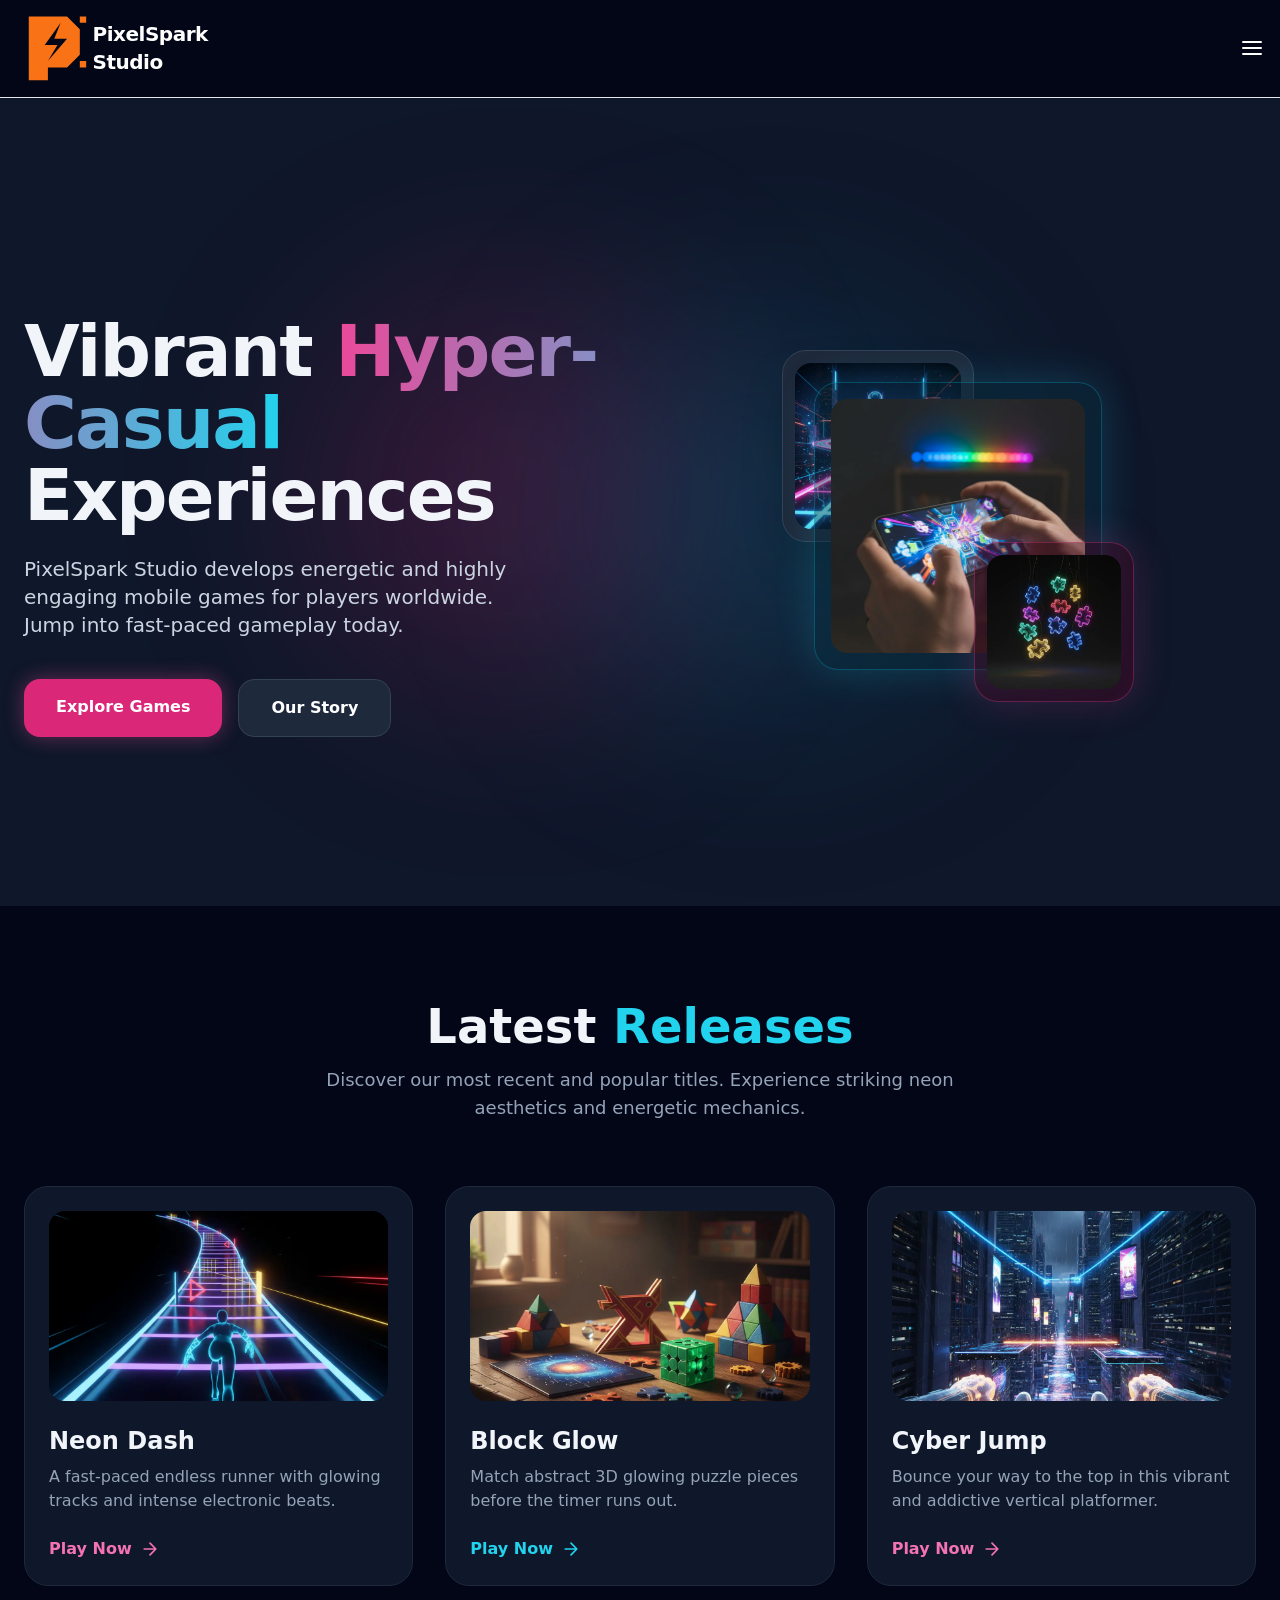
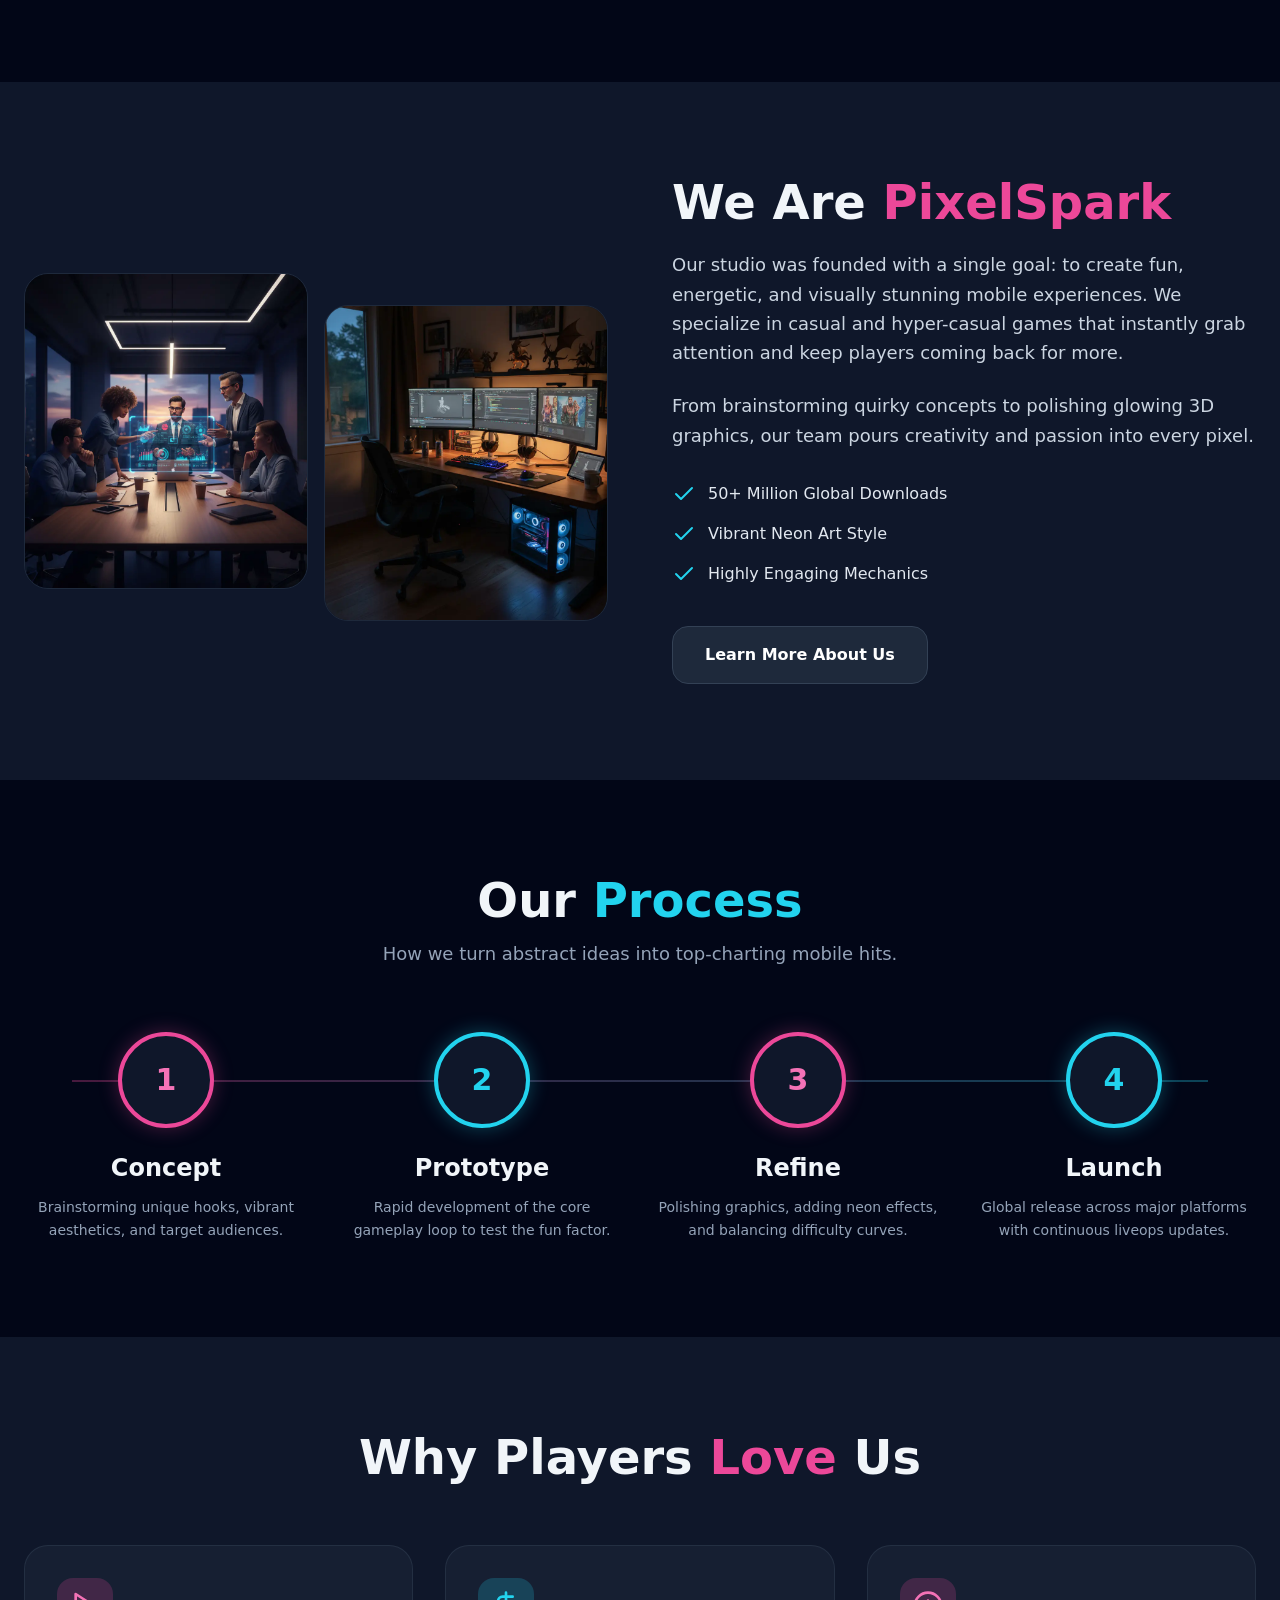
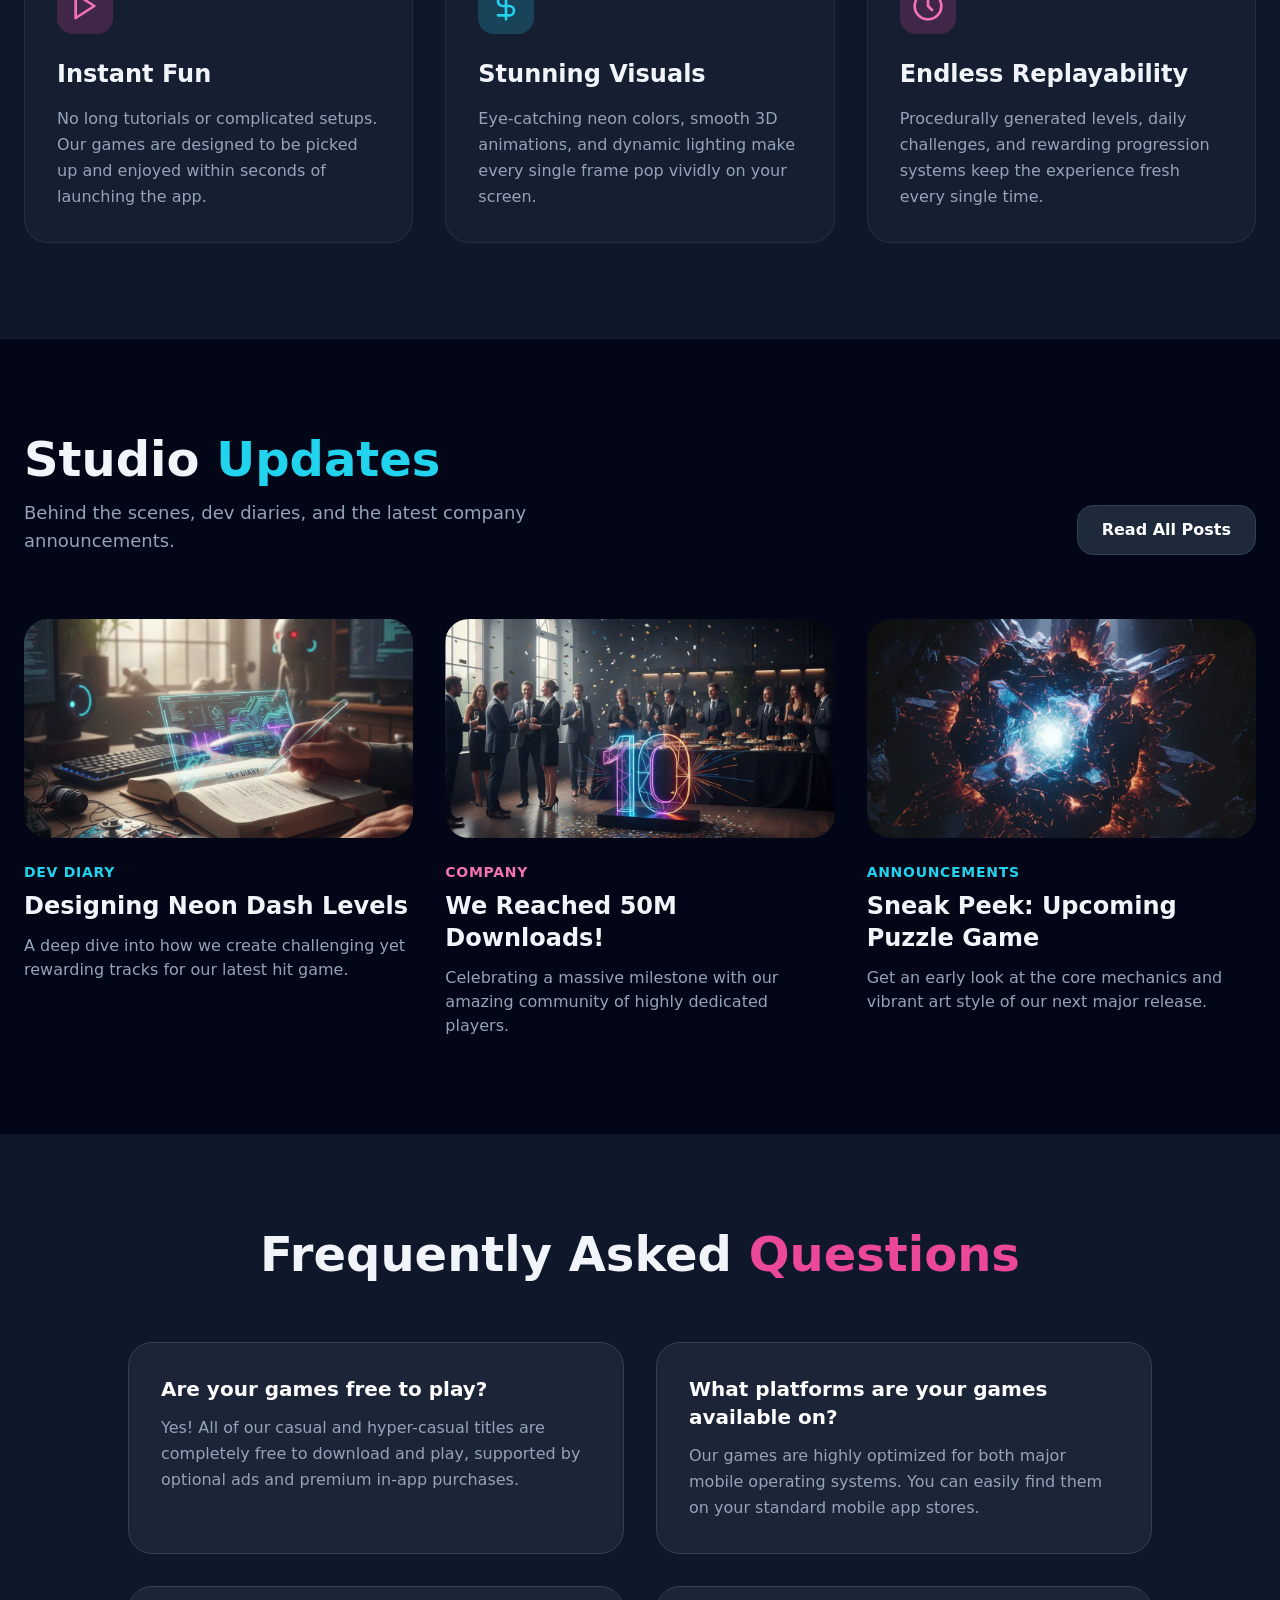
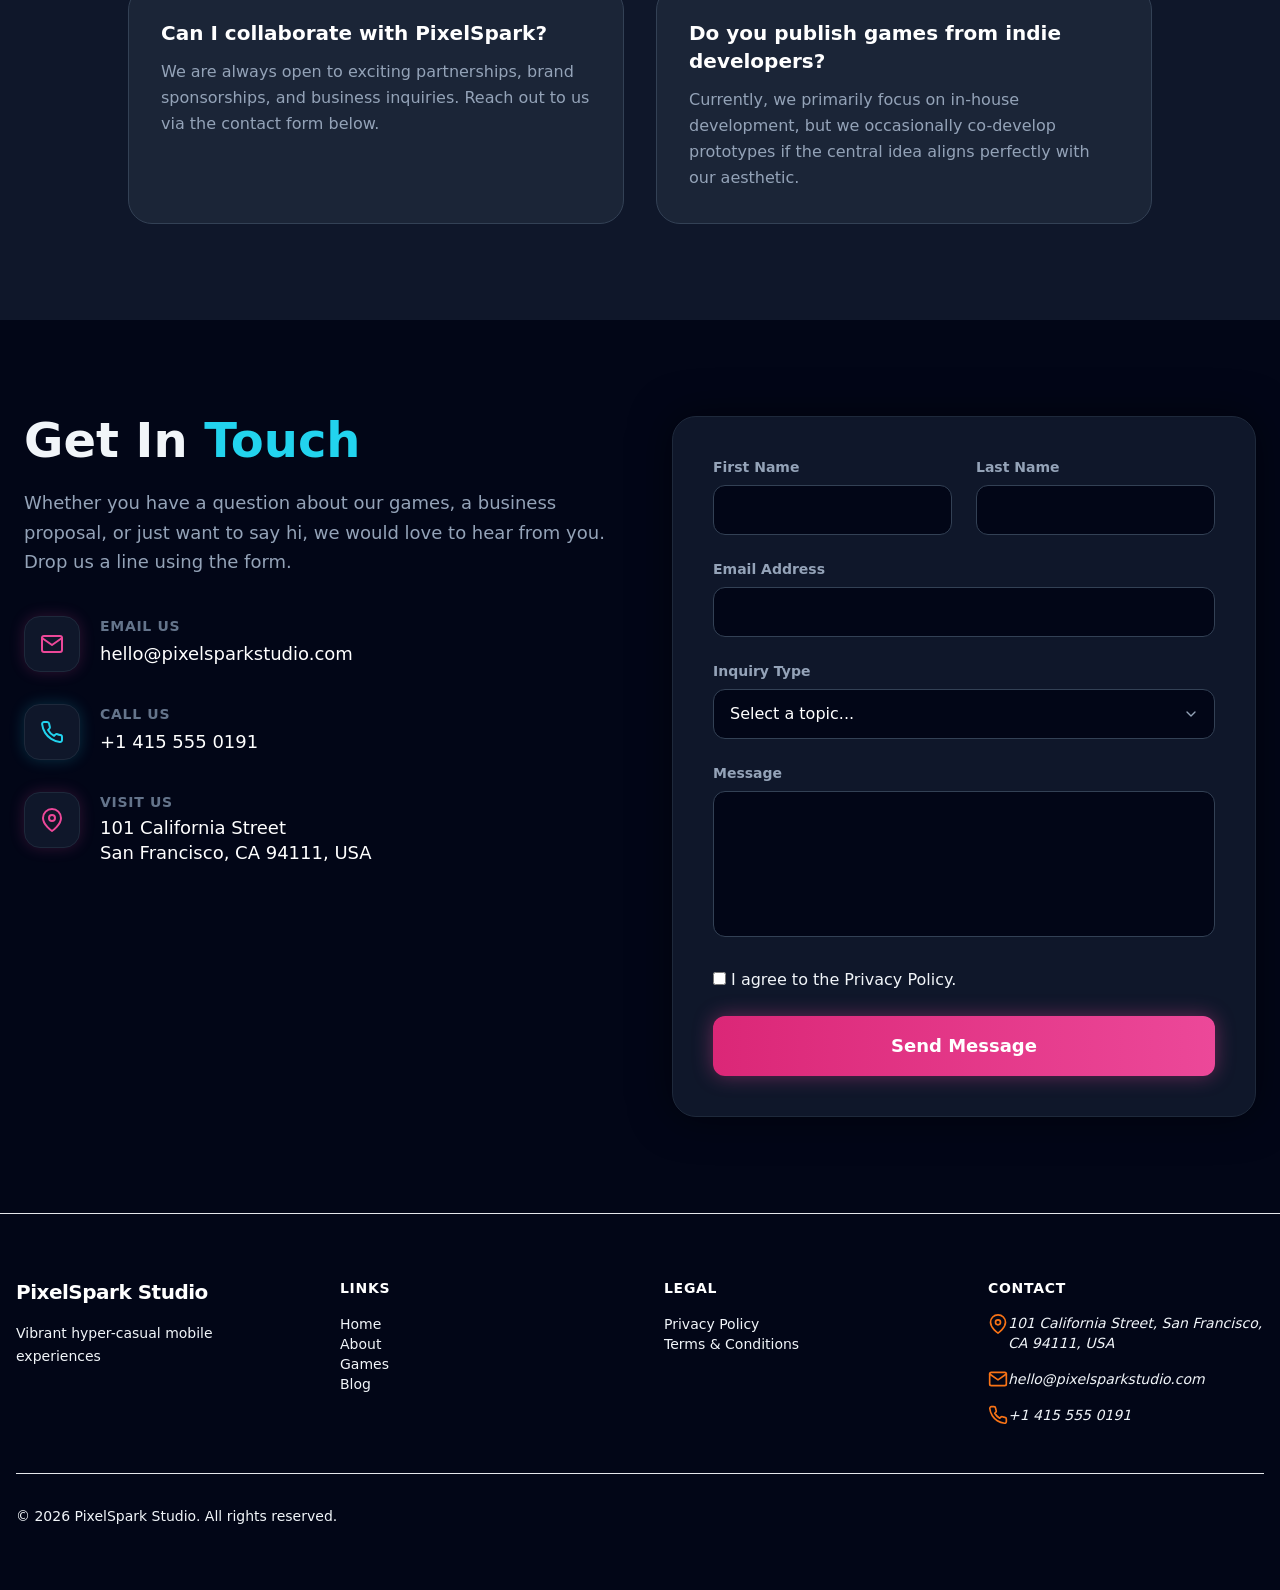
<file: index.html>
<!doctype html>
<html data-page="index.html" lang="en">
  <head>
    <meta charset="UTF-8" />
    <meta name="viewport" content="width=device-width, initial-scale=1.0" />
    <title>PixelSpark Studio | Vibrant Mobile Experiences</title>
    <meta
      name="description"
      content="Latest mobile game releases, company overview, and studio news. Play vibrant hyper-casual mobile experiences."
    />

    <!-- Open Graph -->
    <meta property="og:title" content="PixelSpark Studio | Vibrant Mobile Experiences" />
    <meta property="og:type" content="website" />
    <meta
      property="og:description"
      content="Latest mobile game releases, company overview, and studio news. Play vibrant hyper-casual mobile experiences."
    />
    <meta property="og:image" content="assets/img/blog_update.webp" />

    <link rel="stylesheet" href="assets/css/tailwind.css" />
    <link rel="stylesheet" href="assets/css/chrome.css" />
    <link rel="icon" href="assets/brand/favicon.svg" type="image/svg+xml" />
  </head>

  <body
    class="bg-slate-950 text-slate-100 font-sans antialiased selection:bg-pink-500 selection:text-white"
  >
    <header class="sticky top-0 z-50 bg-gray-900 text-white shadow-lg border-b border-gray-800">
      <div
        class="container max-w-[1410px] mx-auto px-4 w-full flex items-center justify-between h-20"
      >
        <a
          href="index.html"
          class="flex items-center gap-3 text-orange-500 font-bold text-xl tracking-tight"
        >
          <svg xmlns="http://www.w3.org/2000/svg" viewBox="0 0 24 24" fill="currentColor">
            <path
              fill-rule="evenodd"
              d="M4 2h12l4 4v8l-4 4h-6v4H4V2z M14 4l-5 7h4l-3 5 6-7h-4l2-5z M20 2h2v2h-2z M20 16h2v2h-2z"
              clip-rule="evenodd"
            />
          </svg>
          <span class="text-white">PixelSpark Studio</span>
        </a>
        <nav class="hidden lg:flex items-center gap-8">
          <a href="index.html" class="text-gray-300 hover:text-orange-500 transition-colors"
            >Home</a
          >
          <a href="about.html" class="text-gray-300 hover:text-orange-500 transition-colors"
            >About</a
          >
          <a href="games.html" class="text-gray-300 hover:text-orange-500 transition-colors"
            >Games</a
          >
          <a href="blog.html" class="text-gray-300 hover:text-orange-500 transition-colors">Blog</a>
        </nav>
        <div class="flex items-center gap-4">
          <a
            href="games.html"
            class="hidden md:inline-flex items-center justify-center bg-orange-500 text-white px-6 py-2.5 rounded-2xl hover:bg-orange-600 transition-colors font-medium shadow-md"
            >See Our Games</a
          >
          <button
            id="mobile-menu-btn"
            class="lg:hidden text-gray-300 hover:text-white focus:outline-none p-2"
            aria-label="Open menu"
          >
            <svg
              viewBox="0 0 24 24"
              fill="none"
              stroke="currentColor"
              stroke-width="2"
              stroke-linecap="round"
              stroke-linejoin="round"
              class="w-6 h-6"
            >
              <line x1="3" y1="12" x2="21" y2="12"></line>
              <line x1="3" y1="6" x2="21" y2="6"></line>
              <line x1="3" y1="18" x2="21" y2="18"></line>
            </svg>
          </button>
        </div>
      </div>
      <div id="mobile-menu" class="fixed inset-0 bg-gray-900 z-50 hidden flex-col pt-20 px-6 pb-6">
        <nav class="flex flex-col gap-6 text-center text-xl mt-8">
          <a
            href="index.html"
            class="text-gray-200 hover:text-orange-500 font-medium transition-colors"
            >Home</a
          >
          <a
            href="about.html"
            class="text-gray-200 hover:text-orange-500 font-medium transition-colors"
            >About</a
          >
          <a
            href="games.html"
            class="text-gray-200 hover:text-orange-500 font-medium transition-colors"
            >Games</a
          >
          <a
            href="blog.html"
            class="text-gray-200 hover:text-orange-500 font-medium transition-colors"
            >Blog</a
          >
          <a
            href="games.html"
            class="bg-orange-500 text-white px-6 py-3 rounded-2xl hover:bg-orange-600 transition-colors font-medium mt-6 mx-auto w-full max-w-xs shadow-md"
            >See Our Games</a
          >
        </nav>
      </div>
    </header>
    <main>
      <!-- Hero Section -->
      <section
        id="hero"
        class="relative bg-slate-900 overflow-hidden pt-24 pb-20 lg:pt-32 lg:pb-32"
      >
        <div
          class="absolute inset-0 bg-noise opacity-50 mix-blend-overlay pointer-events-none"
        ></div>
        <div
          class="absolute top-1/4 left-1/4 w-96 h-96 bg-pink-600/20 blur-[100px] rounded-full pointer-events-none"
        ></div>
        <div
          class="absolute bottom-1/4 right-1/4 w-96 h-96 bg-cyan-600/20 blur-[100px] rounded-full pointer-events-none"
        ></div>

        <div class="container mx-auto max-w-[1410px] px-6 relative z-10">
          <div class="grid md:grid-cols-2 items-center gap-10">
            <div>
              <h1 class="text-5xl lg:text-7xl font-extrabold tracking-tight mb-6 leading-tight">
                Vibrant
                <span
                  class="text-transparent bg-clip-text bg-gradient-to-r from-pink-500 to-cyan-400"
                  >Hyper-Casual</span
                >
                Experiences
              </h1>
              <p class="text-xl text-slate-300 mb-10 max-w-lg">
                PixelSpark Studio develops energetic and highly engaging mobile games for players
                worldwide. Jump into fast-paced gameplay today.
              </p>
              <div class="flex flex-wrap gap-4">
                <a
                  href="#latest-releases"
                  class="px-8 py-4 bg-pink-600 hover:bg-pink-500 text-white rounded-2xl font-bold transition-all shadow-[0_0_20px_rgba(236,72,153,0.4)]"
                >
                  Explore Games
                </a>
                <a
                  href="#about-pixelspark"
                  class="px-8 py-4 bg-slate-800 hover:bg-slate-700 text-white rounded-2xl font-bold transition-all border border-slate-700"
                >
                  Our Story
                </a>
              </div>
            </div>
            <div
              class="relative h-[400px] lg:h-[600px] flex justify-center items-center mt-10 md:mt-0"
            >
              <div
                class="absolute float-anim bg-slate-800 p-3 rounded-3xl shadow-2xl border border-slate-700 w-48 h-48 -ml-40 -mt-40 z-10 hidden sm:block"
              >
                <img
                  src="assets/img/game_character.webp"
                  alt="Game Character Art"
                  class="w-full h-full object-cover rounded-2xl aspect-square"
                  loading="lazy"
                />
              </div>
              <div
                class="absolute float-anim-delay bg-cyan-950/40 p-4 rounded-3xl shadow-[0_0_40px_rgba(34,211,238,0.2)] border border-cyan-500/30 w-64 h-64 md:w-72 md:h-72 z-20"
              >
                <img
                  src="assets/img/mobile_gameplay.webp"
                  alt="Mobile Gameplay"
                  class="w-full h-full object-cover rounded-2xl aspect-square"
                  loading="lazy"
                />
              </div>
              <div
                class="absolute float-anim bg-pink-950/40 p-3 rounded-3xl shadow-[0_0_40px_rgba(236,72,153,0.2)] border border-pink-500/30 w-40 h-40 ml-48 mt-48 z-30 hidden sm:block"
              >
                <img
                  src="assets/img/game_puzzle.webp"
                  alt="Puzzle Game"
                  class="w-full h-full object-cover rounded-2xl aspect-square"
                  loading="lazy"
                />
              </div>
            </div>
          </div>
        </div>
      </section>

      <!-- Latest Releases -->
      <section id="latest-releases" class="py-24 bg-slate-950">
        <div class="container mx-auto max-w-[1410px] px-6">
          <div class="text-center mb-16">
            <h2 class="text-4xl lg:text-5xl font-bold mb-4">
              Latest <span class="text-cyan-400">Releases</span>
            </h2>
            <p class="text-lg text-slate-400 max-w-2xl mx-auto">
              Discover our most recent and popular titles. Experience striking neon aesthetics and
              energetic mechanics.
            </p>
          </div>
          <div class="grid md:grid-cols-2 lg:grid-cols-3 gap-8">
            <div
              class="bg-slate-900 rounded-3xl p-6 border border-slate-800 hover:border-pink-500/50 transition-colors group"
            >
              <div class="aspect-video mb-6 overflow-hidden rounded-2xl bg-slate-800">
                <img
                  src="assets/img/game_action_1.webp"
                  alt="Neon Dash Gameplay"
                  class="w-full h-full object-cover group-hover:scale-105 transition-transform duration-500"
                  loading="lazy"
                />
              </div>
              <h3 class="text-2xl font-bold mb-2">Neon Dash</h3>
              <p class="text-slate-400 mb-6">
                A fast-paced endless runner with glowing tracks and intense electronic beats.
              </p>
              <a
                href="#contact"
                class="inline-flex items-center text-pink-400 font-semibold hover:text-pink-300"
              >
                Play Now
                <svg
                  class="w-5 h-5 ml-2"
                  viewBox="0 0 24 24"
                  fill="none"
                  stroke="currentColor"
                  stroke-width="2"
                  stroke-linecap="round"
                  stroke-linejoin="round"
                >
                  <path d="M5 12h14M12 5l7 7-7 7" />
                </svg>
              </a>
            </div>
            <div
              class="bg-slate-900 rounded-3xl p-6 border border-slate-800 hover:border-cyan-400/50 transition-colors group"
            >
              <div class="aspect-video mb-6 overflow-hidden rounded-2xl bg-slate-800">
                <img
                  src="assets/img/game_puzzle_1.webp"
                  alt="Block Glow Gameplay"
                  class="w-full h-full object-cover group-hover:scale-105 transition-transform duration-500"
                  loading="lazy"
                />
              </div>
              <h3 class="text-2xl font-bold mb-2">Block Glow</h3>
              <p class="text-slate-400 mb-6">
                Match abstract 3D glowing puzzle pieces before the timer runs out.
              </p>
              <a
                href="#contact"
                class="inline-flex items-center text-cyan-400 font-semibold hover:text-cyan-300"
              >
                Play Now
                <svg
                  class="w-5 h-5 ml-2"
                  viewBox="0 0 24 24"
                  fill="none"
                  stroke="currentColor"
                  stroke-width="2"
                  stroke-linecap="round"
                  stroke-linejoin="round"
                >
                  <path d="M5 12h14M12 5l7 7-7 7" />
                </svg>
              </a>
            </div>
            <div
              class="bg-slate-900 rounded-3xl p-6 border border-slate-800 hover:border-pink-500/50 transition-colors group"
            >
              <div class="aspect-video mb-6 overflow-hidden rounded-2xl bg-slate-800">
                <img
                  src="assets/img/game_character_2.webp"
                  alt="Cyber Jump Gameplay"
                  class="w-full h-full object-cover group-hover:scale-105 transition-transform duration-500"
                  loading="lazy"
                />
              </div>
              <h3 class="text-2xl font-bold mb-2">Cyber Jump</h3>
              <p class="text-slate-400 mb-6">
                Bounce your way to the top in this vibrant and addictive vertical platformer.
              </p>
              <a
                href="#contact"
                class="inline-flex items-center text-pink-400 font-semibold hover:text-pink-300"
              >
                Play Now
                <svg
                  class="w-5 h-5 ml-2"
                  viewBox="0 0 24 24"
                  fill="none"
                  stroke="currentColor"
                  stroke-width="2"
                  stroke-linecap="round"
                  stroke-linejoin="round"
                >
                  <path d="M5 12h14M12 5l7 7-7 7" />
                </svg>
              </a>
            </div>
          </div>
        </div>
      </section>

      <!-- About PixelSpark -->
      <section id="about-pixelspark" class="py-24 bg-slate-900 relative">
        <div
          class="absolute inset-0 bg-noise opacity-30 mix-blend-overlay pointer-events-none"
        ></div>
        <div class="container mx-auto max-w-[1410px] px-6 relative z-10">
          <div class="grid lg:grid-cols-2 gap-16 items-center">
            <div class="order-2 lg:order-1">
              <div class="grid grid-cols-2 gap-4">
                <img
                  src="assets/img/office_team_1.webp"
                  alt="Team Collaborating"
                  class="w-full h-full object-cover rounded-3xl aspect-square border border-slate-800"
                  loading="lazy"
                />
                <img
                  src="assets/img/office_team_2.webp"
                  alt="Game Development Desk"
                  class="w-full h-full object-cover rounded-3xl aspect-square mt-8 border border-slate-800"
                  loading="lazy"
                />
              </div>
            </div>
            <div class="order-1 lg:order-2">
              <h2 class="text-4xl lg:text-5xl font-bold mb-6">
                We Are <span class="text-pink-500">PixelSpark</span>
              </h2>
              <p class="text-lg text-slate-300 mb-6 leading-relaxed">
                Our studio was founded with a single goal: to create fun, energetic, and visually
                stunning mobile experiences. We specialize in casual and hyper-casual games that
                instantly grab attention and keep players coming back for more.
              </p>
              <p class="text-lg text-slate-300 mb-8 leading-relaxed">
                From brainstorming quirky concepts to polishing glowing 3D graphics, our team pours
                creativity and passion into every pixel.
              </p>
              <ul class="space-y-4 mb-10">
                <li class="flex items-center text-slate-200 font-medium">
                  <svg
                    class="w-6 h-6 text-cyan-400 mr-3"
                    viewBox="0 0 24 24"
                    fill="none"
                    stroke="currentColor"
                    stroke-width="2"
                    stroke-linecap="round"
                    stroke-linejoin="round"
                  >
                    <path d="M20 6L9 17l-5-5" />
                  </svg>
                  50+ Million Global Downloads
                </li>
                <li class="flex items-center text-slate-200 font-medium">
                  <svg
                    class="w-6 h-6 text-cyan-400 mr-3"
                    viewBox="0 0 24 24"
                    fill="none"
                    stroke="currentColor"
                    stroke-width="2"
                    stroke-linecap="round"
                    stroke-linejoin="round"
                  >
                    <path d="M20 6L9 17l-5-5" />
                  </svg>
                  Vibrant Neon Art Style
                </li>
                <li class="flex items-center text-slate-200 font-medium">
                  <svg
                    class="w-6 h-6 text-cyan-400 mr-3"
                    viewBox="0 0 24 24"
                    fill="none"
                    stroke="currentColor"
                    stroke-width="2"
                    stroke-linecap="round"
                    stroke-linejoin="round"
                  >
                    <path d="M20 6L9 17l-5-5" />
                  </svg>
                  Highly Engaging Mechanics
                </li>
              </ul>
              <a
                href="about.html"
                class="inline-block px-8 py-4 bg-slate-800 hover:bg-slate-700 text-white rounded-2xl font-bold transition-all border border-slate-700"
              >
                Learn More About Us
              </a>
            </div>
          </div>
        </div>
      </section>

      <!-- How We Build -->
      <section id="how-we-build" class="py-24 bg-slate-950">
        <div class="container mx-auto max-w-[1410px] px-6">
          <div class="text-center mb-16">
            <h2 class="text-4xl lg:text-5xl font-bold mb-4">
              Our <span class="text-cyan-400">Process</span>
            </h2>
            <p class="text-lg text-slate-400 max-w-2xl mx-auto">
              How we turn abstract ideas into top-charting mobile hits.
            </p>
          </div>
          <div class="grid md:grid-cols-2 lg:grid-cols-4 gap-8 relative">
            <div
              class="hidden md:block absolute top-12 left-12 right-12 h-0.5 bg-gradient-to-r from-pink-500 to-cyan-400 opacity-30"
            ></div>

            <div class="relative z-10 text-center">
              <div
                class="w-24 h-24 mx-auto bg-slate-900 border-4 border-pink-500 rounded-full flex items-center justify-center text-3xl font-bold text-pink-400 mb-6 shadow-[0_0_20px_rgba(236,72,153,0.3)]"
              >
                1
              </div>
              <h3 class="text-2xl font-bold mb-3">Concept</h3>
              <p class="text-slate-400 text-sm leading-relaxed">
                Brainstorming unique hooks, vibrant aesthetics, and target audiences.
              </p>
            </div>
            <div class="relative z-10 text-center">
              <div
                class="w-24 h-24 mx-auto bg-slate-900 border-4 border-cyan-400 rounded-full flex items-center justify-center text-3xl font-bold text-cyan-400 mb-6 shadow-[0_0_20px_rgba(34,211,238,0.3)]"
              >
                2
              </div>
              <h3 class="text-2xl font-bold mb-3">Prototype</h3>
              <p class="text-slate-400 text-sm leading-relaxed">
                Rapid development of the core gameplay loop to test the fun factor.
              </p>
            </div>
            <div class="relative z-10 text-center">
              <div
                class="w-24 h-24 mx-auto bg-slate-900 border-4 border-pink-500 rounded-full flex items-center justify-center text-3xl font-bold text-pink-400 mb-6 shadow-[0_0_20px_rgba(236,72,153,0.3)]"
              >
                3
              </div>
              <h3 class="text-2xl font-bold mb-3">Refine</h3>
              <p class="text-slate-400 text-sm leading-relaxed">
                Polishing graphics, adding neon effects, and balancing difficulty curves.
              </p>
            </div>
            <div class="relative z-10 text-center">
              <div
                class="w-24 h-24 mx-auto bg-slate-900 border-4 border-cyan-400 rounded-full flex items-center justify-center text-3xl font-bold text-cyan-400 mb-6 shadow-[0_0_20px_rgba(34,211,238,0.3)]"
              >
                4
              </div>
              <h3 class="text-2xl font-bold mb-3">Launch</h3>
              <p class="text-slate-400 text-sm leading-relaxed">
                Global release across major platforms with continuous liveops updates.
              </p>
            </div>
          </div>
        </div>
      </section>

      <!-- Features -->
      <section id="features" class="py-24 bg-slate-900 relative">
        <div
          class="absolute inset-0 bg-noise opacity-30 mix-blend-overlay pointer-events-none"
        ></div>
        <div class="container mx-auto max-w-[1410px] px-6 relative z-10">
          <div class="text-center mb-16">
            <h2 class="text-4xl lg:text-5xl font-bold mb-4">
              Why Players <span class="text-pink-500">Love</span> Us
            </h2>
          </div>
          <div class="grid md:grid-cols-2 lg:grid-cols-3 gap-8">
            <div
              class="bg-slate-800/50 p-8 rounded-3xl border border-slate-700/50 hover:bg-slate-800 transition-colors"
            >
              <div
                class="w-14 h-14 bg-pink-500/20 text-pink-400 rounded-2xl flex items-center justify-center mb-6"
              >
                <svg
                  class="w-8 h-8"
                  viewBox="0 0 24 24"
                  fill="none"
                  stroke="currentColor"
                  stroke-width="2"
                  stroke-linecap="round"
                  stroke-linejoin="round"
                >
                  <polygon points="5 3 19 12 5 21 5 3" />
                </svg>
              </div>
              <h3 class="text-2xl font-bold mb-4">Instant Fun</h3>
              <p class="text-slate-400 leading-relaxed">
                No long tutorials or complicated setups. Our games are designed to be picked up and
                enjoyed within seconds of launching the app.
              </p>
            </div>
            <div
              class="bg-slate-800/50 p-8 rounded-3xl border border-slate-700/50 hover:bg-slate-800 transition-colors"
            >
              <div
                class="w-14 h-14 bg-cyan-400/20 text-cyan-400 rounded-2xl flex items-center justify-center mb-6"
              >
                <svg
                  class="w-8 h-8"
                  viewBox="0 0 24 24"
                  fill="none"
                  stroke="currentColor"
                  stroke-width="2"
                  stroke-linecap="round"
                  stroke-linejoin="round"
                >
                  <path d="M12 2v20M17 5H9.5a3.5 3.5 0 0 0 0 7h5a3.5 3.5 0 0 1 0 7H6" />
                </svg>
              </div>
              <h3 class="text-2xl font-bold mb-4">Stunning Visuals</h3>
              <p class="text-slate-400 leading-relaxed">
                Eye-catching neon colors, smooth 3D animations, and dynamic lighting make every
                single frame pop vividly on your screen.
              </p>
            </div>
            <div
              class="bg-slate-800/50 p-8 rounded-3xl border border-slate-700/50 hover:bg-slate-800 transition-colors"
            >
              <div
                class="w-14 h-14 bg-pink-500/20 text-pink-400 rounded-2xl flex items-center justify-center mb-6"
              >
                <svg
                  class="w-8 h-8"
                  viewBox="0 0 24 24"
                  fill="none"
                  stroke="currentColor"
                  stroke-width="2"
                  stroke-linecap="round"
                  stroke-linejoin="round"
                >
                  <path d="M2 12a10 10 0 1 0 20 0 10 10 0 1 0-20 0" />
                  <path d="M12 8v4l3 3" />
                </svg>
              </div>
              <h3 class="text-2xl font-bold mb-4">Endless Replayability</h3>
              <p class="text-slate-400 leading-relaxed">
                Procedurally generated levels, daily challenges, and rewarding progression systems
                keep the experience fresh every single time.
              </p>
            </div>
          </div>
        </div>
      </section>

      <!-- Blog Preview -->
      <section id="blog" class="py-24 bg-slate-950">
        <div class="container mx-auto max-w-[1410px] px-6">
          <div class="flex flex-col md:flex-row justify-between items-end mb-16 gap-6">
            <div>
              <h2 class="text-4xl lg:text-5xl font-bold mb-4">
                Studio <span class="text-cyan-400">Updates</span>
              </h2>
              <p class="text-lg text-slate-400 max-w-xl">
                Behind the scenes, dev diaries, and the latest company announcements.
              </p>
            </div>
            <a
              href="blog.html"
              class="px-6 py-3 bg-slate-800 hover:bg-slate-700 text-white rounded-2xl font-bold transition-all border border-slate-700 whitespace-nowrap"
            >
              Read All Posts
            </a>
          </div>
          <div class="grid md:grid-cols-2 lg:grid-cols-3 gap-8">
            <article class="group cursor-pointer">
              <div class="aspect-video mb-6 overflow-hidden rounded-3xl bg-slate-800">
                <img
                  src="assets/img/blog_update_1.webp"
                  alt="Dev Diary Update"
                  class="w-full h-full object-cover group-hover:scale-105 transition-transform duration-500"
                  loading="lazy"
                />
              </div>
              <p class="text-cyan-400 font-bold mb-2 text-sm uppercase tracking-wider">Dev Diary</p>
              <h3 class="text-2xl font-bold mb-3 group-hover:text-pink-400 transition-colors">
                Designing Neon Dash Levels
              </h3>
              <p class="text-slate-400">
                A deep dive into how we create challenging yet rewarding tracks for our latest hit
                game.
              </p>
            </article>
            <article class="group cursor-pointer">
              <div class="aspect-video mb-6 overflow-hidden rounded-3xl bg-slate-800">
                <img
                  src="assets/img/office_team_3.webp"
                  alt="Company Milestone"
                  class="w-full h-full object-cover group-hover:scale-105 transition-transform duration-500"
                  loading="lazy"
                />
              </div>
              <p class="text-pink-400 font-bold mb-2 text-sm uppercase tracking-wider">Company</p>
              <h3 class="text-2xl font-bold mb-3 group-hover:text-cyan-400 transition-colors">
                We Reached 50M Downloads!
              </h3>
              <p class="text-slate-400">
                Celebrating a massive milestone with our amazing community of highly dedicated
                players.
              </p>
            </article>
            <article class="group cursor-pointer">
              <div class="aspect-video mb-6 overflow-hidden rounded-3xl bg-slate-800">
                <img
                  src="assets/img/game_puzzle_2.webp"
                  alt="Game Announcement"
                  class="w-full h-full object-cover group-hover:scale-105 transition-transform duration-500"
                  loading="lazy"
                />
              </div>
              <p class="text-cyan-400 font-bold mb-2 text-sm uppercase tracking-wider">
                Announcements
              </p>
              <h3 class="text-2xl font-bold mb-3 group-hover:text-pink-400 transition-colors">
                Sneak Peek: Upcoming Puzzle Game
              </h3>
              <p class="text-slate-400">
                Get an early look at the core mechanics and vibrant art style of our next major
                release.
              </p>
            </article>
          </div>
        </div>
      </section>

      <!-- FAQ -->
      <section id="faq" class="py-24 bg-slate-900 relative">
        <div
          class="absolute inset-0 bg-noise opacity-30 mix-blend-overlay pointer-events-none"
        ></div>
        <div class="container mx-auto max-w-[1410px] px-6 relative z-10">
          <div class="text-center mb-16">
            <h2 class="text-4xl lg:text-5xl font-bold mb-4">
              Frequently Asked <span class="text-pink-500">Questions</span>
            </h2>
          </div>
          <div class="grid lg:grid-cols-2 gap-8 max-w-5xl mx-auto">
            <div class="bg-slate-800/80 p-8 rounded-3xl border border-slate-700">
              <h3 class="text-xl font-bold mb-3 text-white">Are your games free to play?</h3>
              <p class="text-slate-400 leading-relaxed">
                Yes! All of our casual and hyper-casual titles are completely free to download and
                play, supported by optional ads and premium in-app purchases.
              </p>
            </div>
            <div class="bg-slate-800/80 p-8 rounded-3xl border border-slate-700">
              <h3 class="text-xl font-bold mb-3 text-white">
                What platforms are your games available on?
              </h3>
              <p class="text-slate-400 leading-relaxed">
                Our games are highly optimized for both major mobile operating systems. You can
                easily find them on your standard mobile app stores.
              </p>
            </div>
            <div class="bg-slate-800/80 p-8 rounded-3xl border border-slate-700">
              <h3 class="text-xl font-bold mb-3 text-white">Can I collaborate with PixelSpark?</h3>
              <p class="text-slate-400 leading-relaxed">
                We are always open to exciting partnerships, brand sponsorships, and business
                inquiries. Reach out to us via the contact form below.
              </p>
            </div>
            <div class="bg-slate-800/80 p-8 rounded-3xl border border-slate-700">
              <h3 class="text-xl font-bold mb-3 text-white">
                Do you publish games from indie developers?
              </h3>
              <p class="text-slate-400 leading-relaxed">
                Currently, we primarily focus on in-house development, but we occasionally
                co-develop prototypes if the central idea aligns perfectly with our aesthetic.
              </p>
            </div>
          </div>
        </div>
      </section>

      <!-- Contact Section -->
      <section id="contact" class="py-24 bg-slate-950">
        <div class="container mx-auto max-w-[1410px] px-6">
          <div class="grid lg:grid-cols-2 gap-16 items-start">
            <div>
              <h2 class="text-4xl lg:text-5xl font-bold mb-6">
                Get In <span class="text-cyan-400">Touch</span>
              </h2>
              <p class="text-lg text-slate-400 mb-10 leading-relaxed">
                Whether you have a question about our games, a business proposal, or just want to
                say hi, we would love to hear from you. Drop us a line using the form.
              </p>

              <div class="space-y-8">
                <div class="flex items-start">
                  <div
                    class="w-14 h-14 bg-slate-900 rounded-2xl flex items-center justify-center text-pink-500 mr-5 shrink-0 border border-slate-800 shadow-[0_0_15px_rgba(236,72,153,0.2)]"
                  >
                    <svg
                      class="w-6 h-6"
                      viewBox="0 0 24 24"
                      fill="none"
                      stroke="currentColor"
                      stroke-width="2"
                      stroke-linecap="round"
                      stroke-linejoin="round"
                    >
                      <path
                        d="M4 4h16c1.1 0 2 .9 2 2v12c0 1.1-.9 2-2 2H4c-1.1 0-2-.9-2-2V6c0-1.1.9-2 2-2z"
                      />
                      <polyline points="22,6 12,13 2,6" />
                    </svg>
                  </div>
                  <div>
                    <p class="text-sm text-slate-500 font-bold uppercase tracking-wider mb-1">
                      Email Us
                    </p>
                    <a
                      href="mailto:hello@pixelsparkstudio.com"
                      target="_blank"
                      class="text-lg font-medium text-white hover:text-pink-400 transition-colors"
                    >
                      hello@pixelsparkstudio.com
                    </a>
                  </div>
                </div>
                <div class="flex items-start">
                  <div
                    class="w-14 h-14 bg-slate-900 rounded-2xl flex items-center justify-center text-cyan-400 mr-5 shrink-0 border border-slate-800 shadow-[0_0_15px_rgba(34,211,238,0.2)]"
                  >
                    <svg
                      class="w-6 h-6"
                      viewBox="0 0 24 24"
                      fill="none"
                      stroke="currentColor"
                      stroke-width="2"
                      stroke-linecap="round"
                      stroke-linejoin="round"
                    >
                      <path
                        d="M22 16.92v3a2 2 0 0 1-2.18 2 19.79 19.79 0 0 1-8.63-3.07 19.5 19.5 0 0 1-6-6 19.79 19.79 0 0 1-3.07-8.67A2 2 0 0 1 4.11 2h3a2 2 0 0 1 2 1.72 12.84 12.84 0 0 0 .7 2.81 2 2 0 0 1-.45 2.11L8.09 9.91a16 16 0 0 0 6 6l1.27-1.27a2 2 0 0 1 2.11-.45 12.84 12.84 0 0 0 2.81.7A2 2 0 0 1 22 16.92z"
                      />
                    </svg>
                  </div>
                  <div>
                    <p class="text-sm text-slate-500 font-bold uppercase tracking-wider mb-1">
                      Call Us
                    </p>
                    <a
                      href="tel:+14155550191"
                      target="_blank"
                      class="text-lg font-medium text-white hover:text-cyan-300 transition-colors"
                    >
                      +1 415 555 0191
                    </a>
                  </div>
                </div>
                <div class="flex items-start">
                  <div
                    class="w-14 h-14 bg-slate-900 rounded-2xl flex items-center justify-center text-pink-500 mr-5 shrink-0 border border-slate-800 shadow-[0_0_15px_rgba(236,72,153,0.2)]"
                  >
                    <svg
                      class="w-6 h-6"
                      viewBox="0 0 24 24"
                      fill="none"
                      stroke="currentColor"
                      stroke-width="2"
                      stroke-linecap="round"
                      stroke-linejoin="round"
                    >
                      <path d="M21 10c0 7-9 13-9 13s-9-6-9-13a9 9 0 0 1 18 0z" />
                      <circle cx="12" cy="10" r="3" />
                    </svg>
                  </div>
                  <div>
                    <p class="text-sm text-slate-500 font-bold uppercase tracking-wider mb-1">
                      Visit Us
                    </p>
                    <a
                      href="https://maps.app.goo.gl/eYA2gBJjRe2C3vfT6"
                      target="_blank"
                      class="text-lg font-medium text-white hover:text-pink-400 transition-colors leading-snug"
                    >
                      101 California Street<br />
                      San Francisco, CA 94111, USA
                    </a>
                  </div>
                </div>
              </div>
            </div>

            <div
              class="bg-slate-900 p-8 md:p-10 rounded-3xl border border-slate-800 shadow-[0_0_40px_rgba(0,0,0,0.5)]"
            >
              <form action="send_post.php" method="POST" class="space-y-6">
                <div class="grid md:grid-cols-2 gap-6">
                  <div>
                    <label for="firstName" class="block text-sm font-bold text-slate-400 mb-2"
                      >First Name</label
                    >
                    <input
                      type="text"
                      id="firstName"
                      name="firstName"
                      required
                      class="w-full bg-slate-950 border border-slate-700 rounded-xl px-4 py-3 text-white focus:outline-none focus:border-cyan-400 focus:ring-1 focus:ring-cyan-400 transition-colors"
                    />
                  </div>
                  <div>
                    <label for="lastName" class="block text-sm font-bold text-slate-400 mb-2"
                      >Last Name</label
                    >
                    <input
                      type="text"
                      id="lastName"
                      name="lastName"
                      required
                      class="w-full bg-slate-950 border border-slate-700 rounded-xl px-4 py-3 text-white focus:outline-none focus:border-cyan-400 focus:ring-1 focus:ring-cyan-400 transition-colors"
                    />
                  </div>
                </div>
                <div>
                  <label for="email" class="block text-sm font-bold text-slate-400 mb-2"
                    >Email Address</label
                  >
                  <input
                    type="email"
                    id="email"
                    name="email"
                    required
                    class="w-full bg-slate-950 border border-slate-700 rounded-xl px-4 py-3 text-white focus:outline-none focus:border-cyan-400 focus:ring-1 focus:ring-cyan-400 transition-colors"
                  />
                </div>
                <div>
                  <label for="inquiryType" class="block text-sm font-bold text-slate-400 mb-2"
                    >Inquiry Type</label
                  >
                  <div class="relative">
                    <select
                      id="inquiryType"
                      name="inquiryType"
                      required
                      class="w-full bg-slate-950 border border-slate-700 rounded-xl px-4 py-3 text-white focus:outline-none focus:border-cyan-400 focus:ring-1 focus:ring-cyan-400 transition-colors appearance-none"
                    >
                      <option value="" disabled selected>Select a topic...</option>
                      <option value="support">Game Support</option>
                      <option value="business">Business Partnership</option>
                      <option value="press">Press & Media</option>
                      <option value="other">Other</option>
                    </select>
                    <div
                      class="absolute inset-y-0 right-0 flex items-center px-4 pointer-events-none text-slate-400"
                    >
                      <svg
                        class="w-4 h-4"
                        viewBox="0 0 24 24"
                        fill="none"
                        stroke="currentColor"
                        stroke-width="2"
                        stroke-linecap="round"
                        stroke-linejoin="round"
                      >
                        <path d="M6 9l6 6 6-6" />
                      </svg>
                    </div>
                  </div>
                </div>
                <div>
                  <label for="message" class="block text-sm font-bold text-slate-400 mb-2"
                    >Message</label
                  >
                  <textarea
                    id="message"
                    name="message"
                    rows="5"
                    required
                    class="w-full bg-slate-950 border border-slate-700 rounded-xl px-4 py-3 text-white focus:outline-none focus:border-cyan-400 focus:ring-1 focus:ring-cyan-400 transition-colors resize-none"
                  ></textarea>
                </div>

                <div class="form-privacy">
                  <label class="privacy-label">
                    <input type="checkbox" name="privacyAccepted" required />
                    <span>I agree to the <a href="privacy-policy.html">Privacy Policy</a>.</span>
                  </label>
                </div>
                <button
                  type="submit"
                  class="w-full py-4 bg-gradient-to-r from-pink-600 to-pink-500 hover:from-pink-500 hover:to-pink-400 text-white rounded-xl font-bold text-lg transition-all shadow-[0_0_20px_rgba(236,72,153,0.4)]"
                >
                  Send Message
                </button>
              </form>
            </div>
          </div>
        </div>
      </section>
    </main>
    <footer class="bg-gray-900 text-gray-400 py-16 border-t border-gray-800">
      <div class="container max-w-[1410px] mx-auto px-4 w-full">
        <div class="grid grid-cols-1 md:grid-cols-2 lg:grid-cols-4 gap-12 mb-12">
          <div class="flex flex-col">
            <span class="text-white font-bold text-xl tracking-tight mb-4">PixelSpark Studio</span>
            <p class="text-sm leading-relaxed mb-6">Vibrant hyper-casual mobile experiences</p>
          </div>
          <div class="flex flex-col">
            <h3 class="text-white font-semibold mb-4 uppercase tracking-wider text-sm">Links</h3>
            <nav class="flex flex-col gap-3">
              <a href="index.html" class="hover:text-orange-500 transition-colors text-sm">Home</a>
              <a href="about.html" class="hover:text-orange-500 transition-colors text-sm">About</a>
              <a href="games.html" class="hover:text-orange-500 transition-colors text-sm">Games</a>
              <a href="blog.html" class="hover:text-orange-500 transition-colors text-sm">Blog</a>
            </nav>
          </div>
          <div class="flex flex-col">
            <h3 class="text-white font-semibold mb-4 uppercase tracking-wider text-sm">Legal</h3>
            <nav class="flex flex-col gap-3">
              <a href="privacy-policy.html" class="hover:text-orange-500 transition-colors text-sm"
                >Privacy Policy</a
              >
              <a
                href="terms-conditions.html"
                class="hover:text-orange-500 transition-colors text-sm"
                >Terms & Conditions</a
              >
            </nav>
          </div>
          <div class="flex flex-col">
            <h3 class="text-white font-semibold mb-4 uppercase tracking-wider text-sm">Contact</h3>
            <address class="not-italic flex flex-col gap-4 text-sm">
              <a
                href="https://maps.app.goo.gl/eYA2gBJjRe2C3vfT6"
                target="_blank"
                rel="noopener"
                class="hover:text-orange-500 transition-colors flex items-start gap-3"
              >
                <svg
                  viewBox="0 0 24 24"
                  fill="none"
                  stroke="currentColor"
                  stroke-width="2"
                  stroke-linecap="round"
                  stroke-linejoin="round"
                  class="w-5 h-5 shrink-0 text-orange-500"
                >
                  <path d="M21 10c0 7-9 13-9 13s-9-6-9-13a9 9 0 0 1 18 0z"></path>
                  <circle cx="12" cy="10" r="3"></circle>
                </svg>
                <span class="leading-snug"
                  >101 California Street, San Francisco, CA 94111, USA</span
                >
              </a>
              <a
                href="mailto:hello@pixelsparkstudio.com"
                target="_blank"
                rel="noopener"
                class="hover:text-orange-500 transition-colors flex items-center gap-3"
              >
                <svg
                  viewBox="0 0 24 24"
                  fill="none"
                  stroke="currentColor"
                  stroke-width="2"
                  stroke-linecap="round"
                  stroke-linejoin="round"
                  class="w-5 h-5 shrink-0 text-orange-500"
                >
                  <path
                    d="M4 4h16c1.1 0 2 .9 2 2v12c0 1.1-.9 2-2 2H4c-1.1 0-2-.9-2-2V6c0-1.1.9-2 2-2z"
                  ></path>
                  <polyline points="22,6 12,13 2,6"></polyline>
                </svg>
                <span>hello@pixelsparkstudio.com</span>
              </a>
              <a
                href="tel:+14155550191"
                target="_blank"
                rel="noopener"
                class="hover:text-orange-500 transition-colors flex items-center gap-3"
              >
                <svg
                  viewBox="0 0 24 24"
                  fill="none"
                  stroke="currentColor"
                  stroke-width="2"
                  stroke-linecap="round"
                  stroke-linejoin="round"
                  class="w-5 h-5 shrink-0 text-orange-500"
                >
                  <path
                    d="M22 16.92v3a2 2 0 0 1-2.18 2 19.79 19.79 0 0 1-8.63-3.07 19.5 19.5 0 0 1-6-6 19.79 19.79 0 0 1-3.07-8.67A2 2 0 0 1 4.11 2h3a2 2 0 0 1 2 1.72 12.84 12.84 0 0 0 .7 2.81 2 2 0 0 1-.45 2.11L8.09 9.91a16 16 0 0 0 6 6l1.27-1.27a2 2 0 0 1 2.11-.45 12.84 12.84 0 0 0 2.81.7A2 2 0 0 1 22 16.92z"
                  ></path>
                </svg>
                <span>+1 415 555 0191</span>
              </a>
            </address>
          </div>
        </div>
        <div
          class="pt-8 border-t border-gray-800 text-sm text-center flex flex-col md:flex-row justify-between items-center gap-4"
        >
          <p>&copy; 2026 PixelSpark Studio. All rights reserved.</p>
        </div>
      </div>
    </footer>
    <script defer src="assets/js/chrome.js"></script>
  </body>
</html>
</file>
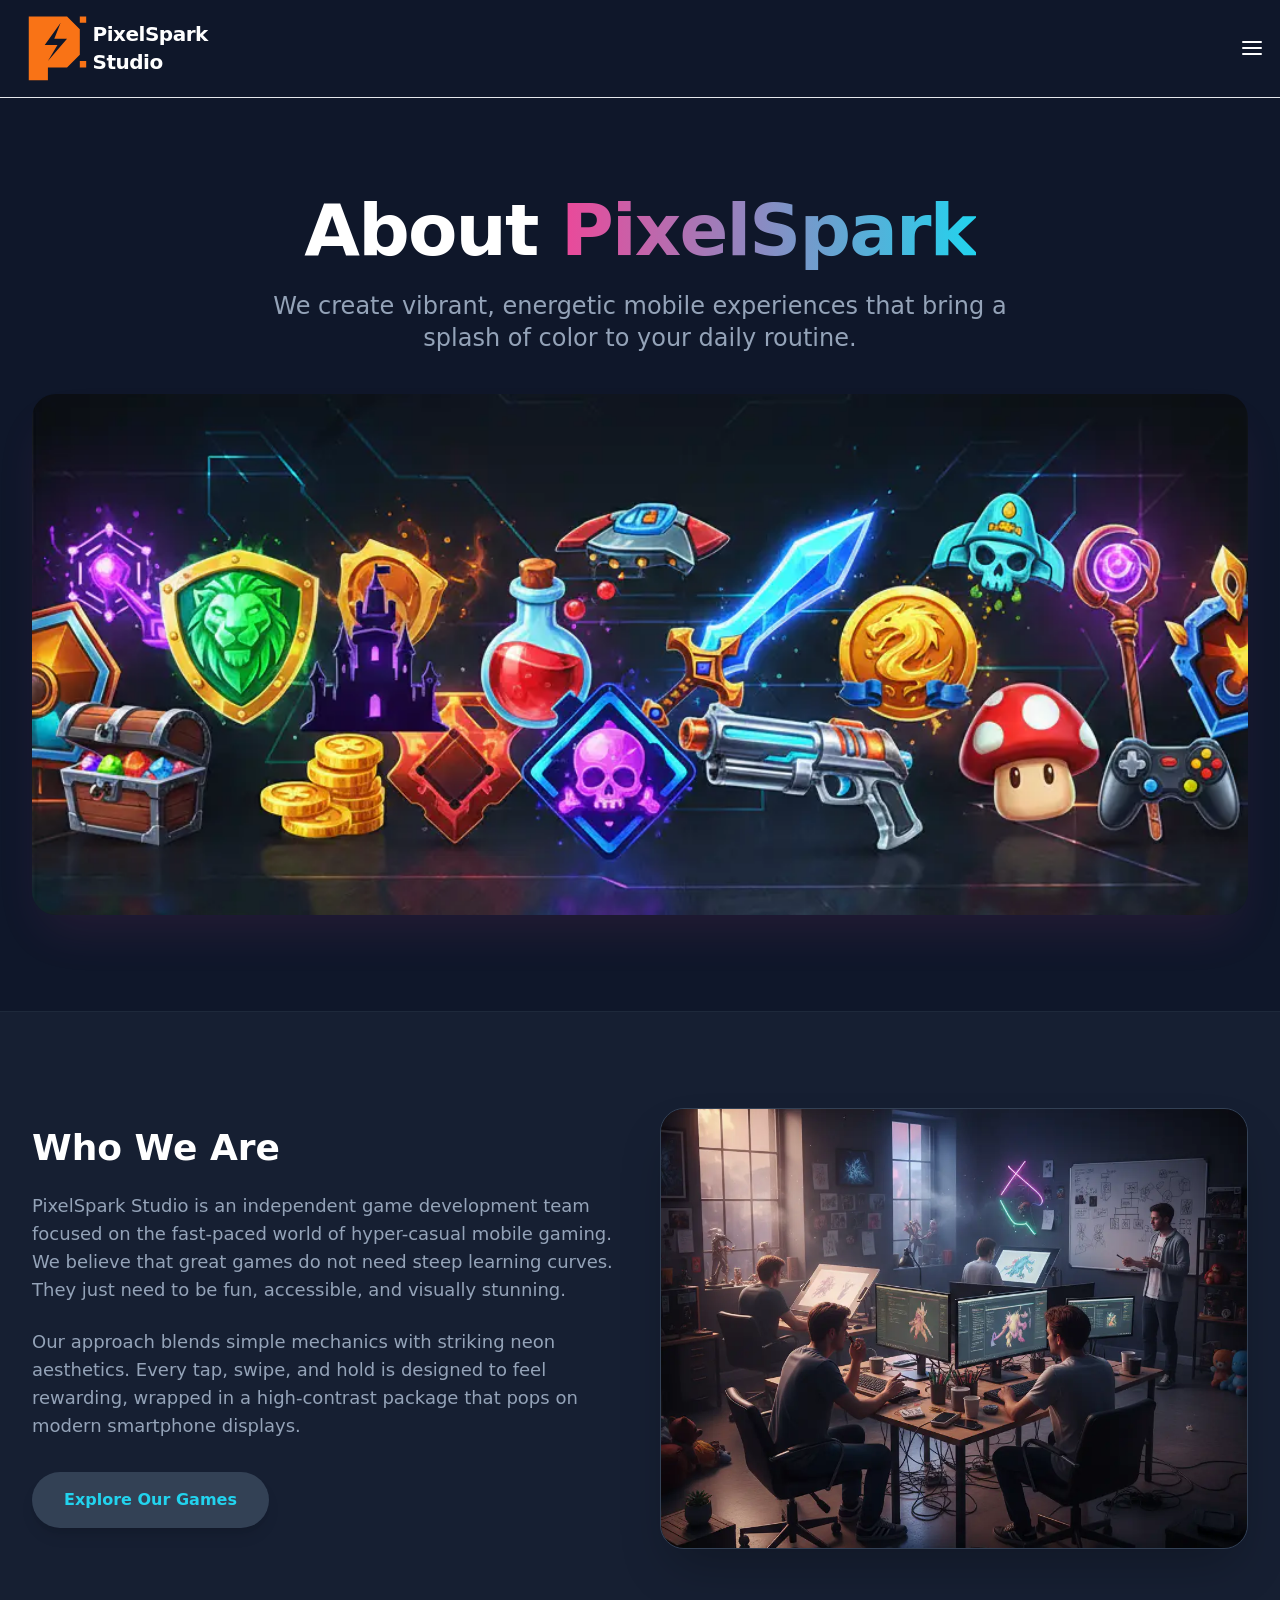
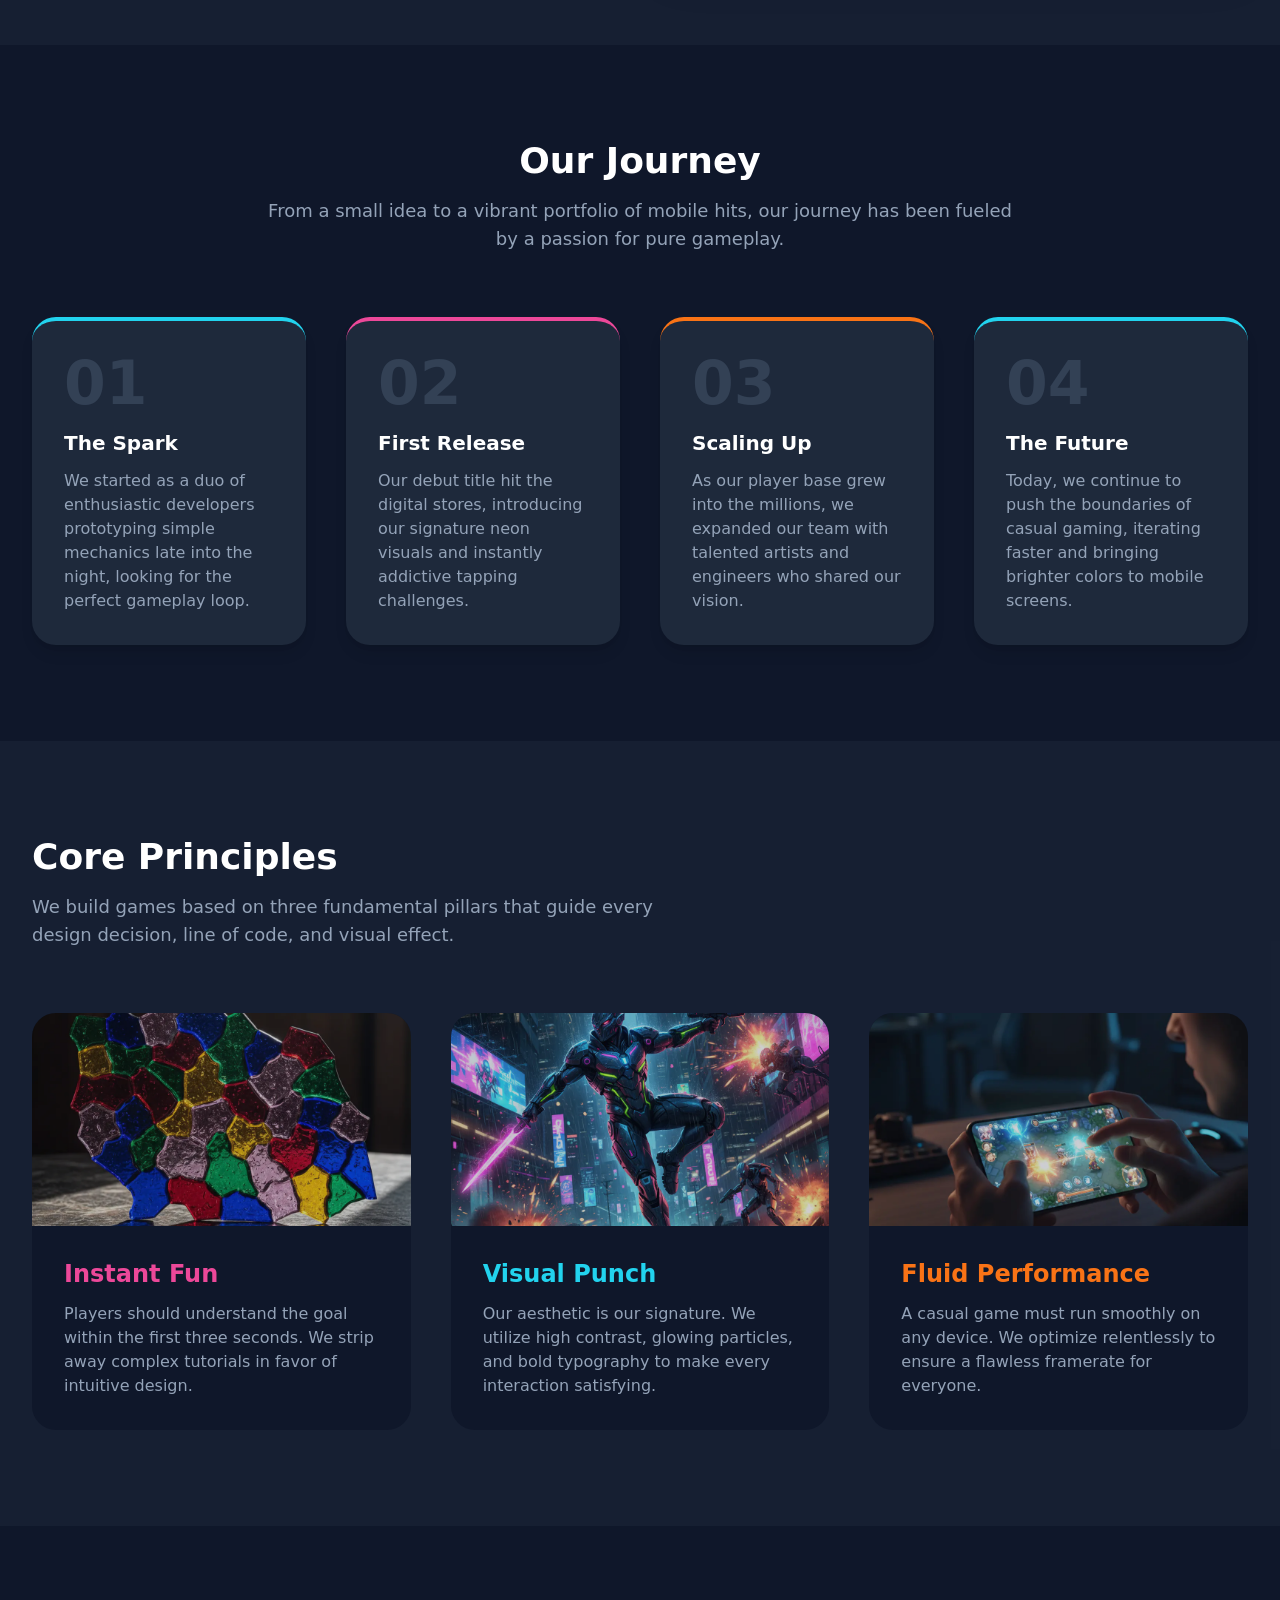
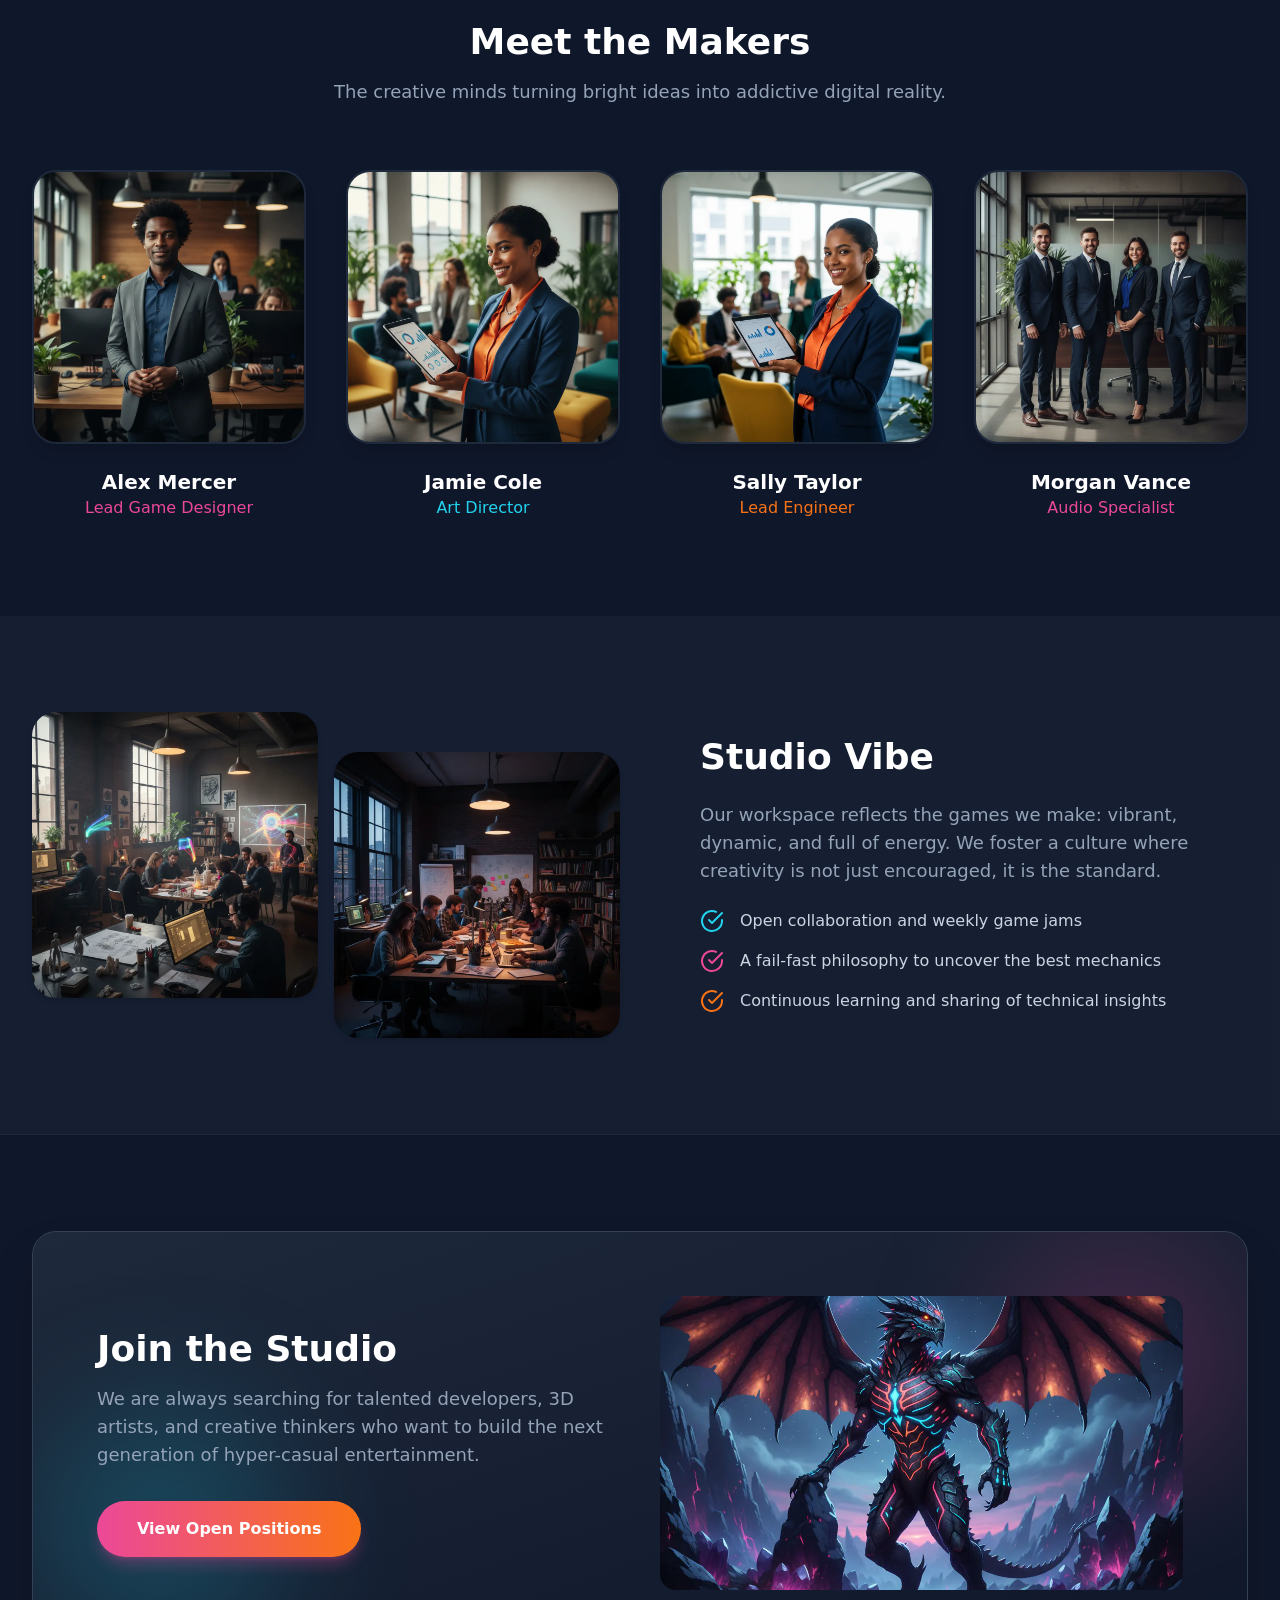
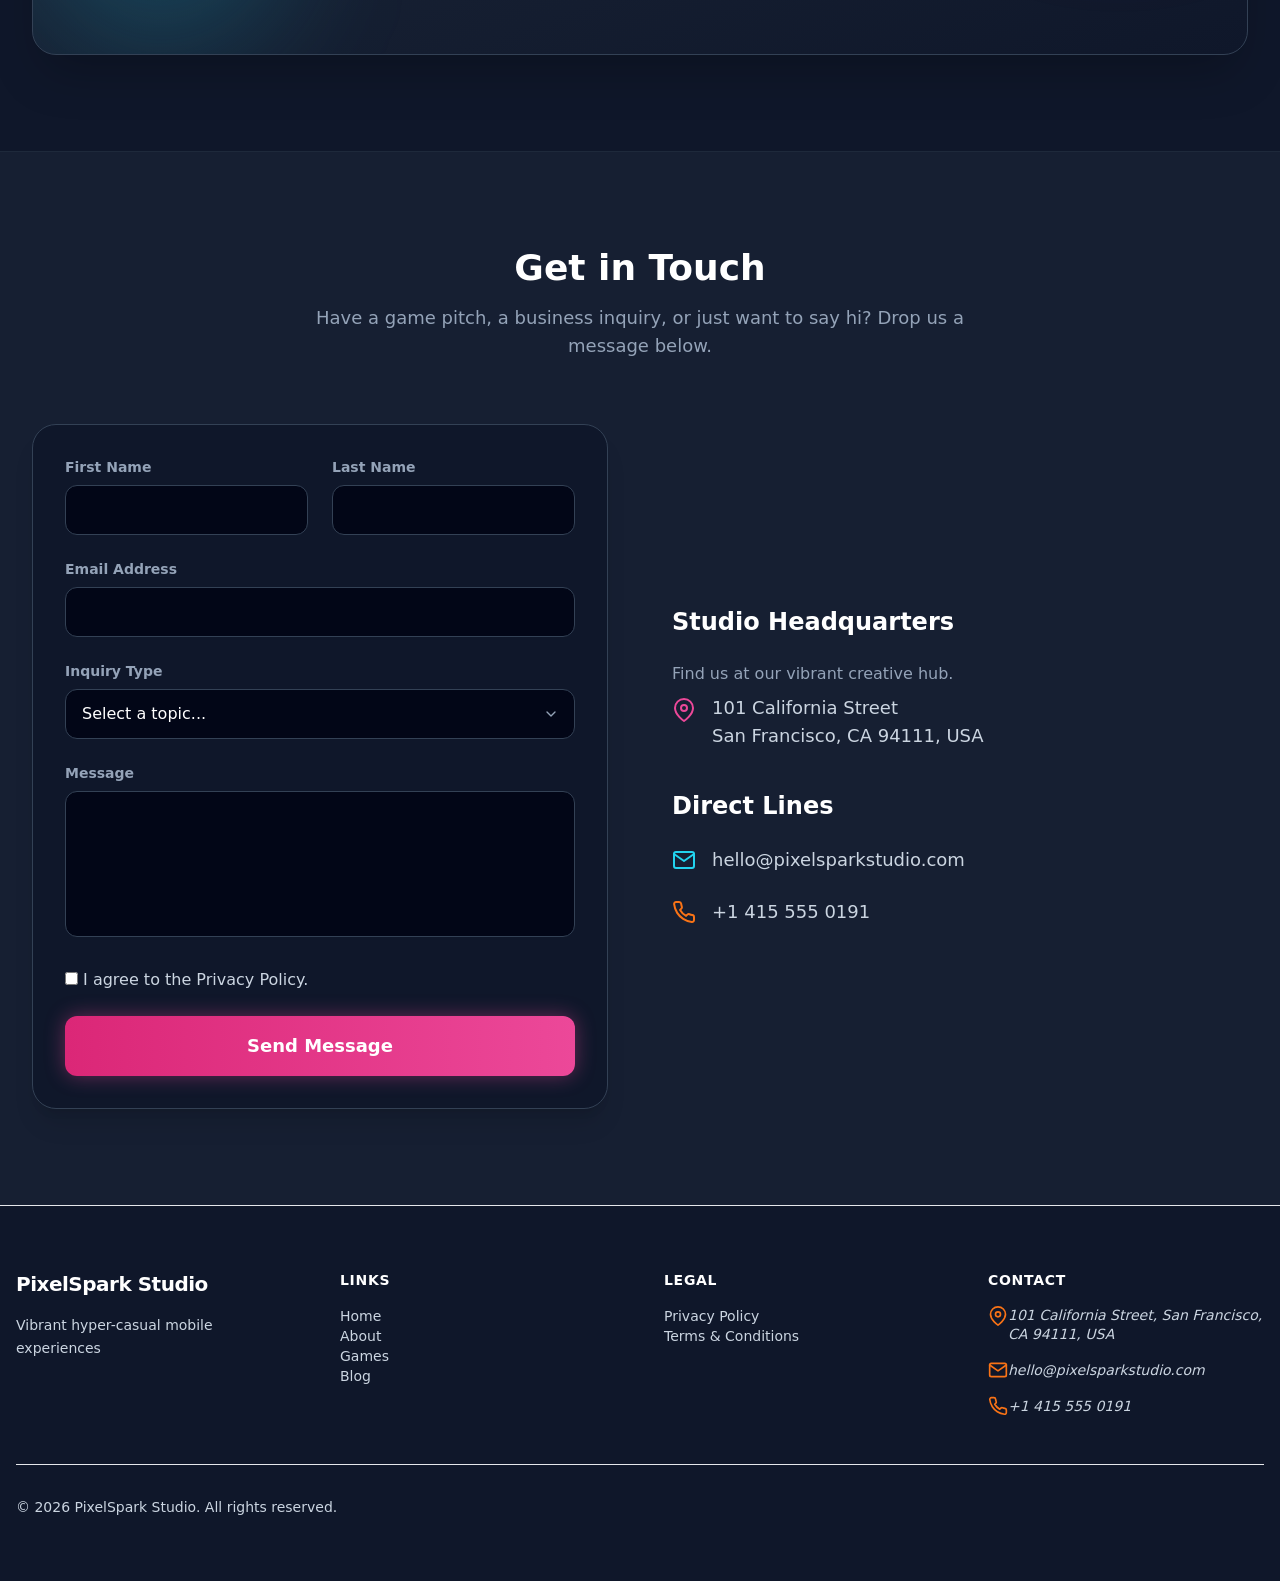
<file: about.html>
<!doctype html>
<html data-page="about.html" lang="en">
  <head>
    <meta charset="UTF-8" />
    <meta name="viewport" content="width=device-width, initial-scale=1.0" />
    <title>About Us | PixelSpark Studio</title>
    <meta
      name="description"
      content="Our story, who we are, and the team behind our vibrant games."
    />

    <!-- Open Graph Meta Tags -->
    <meta property="og:title" content="About Us | PixelSpark Studio" />
    <meta
      property="og:description"
      content="Our story, who we are, and the team behind our vibrant games."
    />
    <meta property="og:type" content="website" />
    <meta property="og:image" content="assets/img/blog_update.webp" />

    <link rel="stylesheet" href="assets/css/tailwind.css" />
    <link rel="stylesheet" href="assets/css/chrome.css" />
    <link rel="icon" href="assets/brand/favicon.svg" type="image/svg+xml" />
  </head>

  <body class="bg-slate-900 text-slate-300 font-sans antialiased bg-noise">
    <header class="sticky top-0 z-50 bg-gray-900 text-white shadow-lg border-b border-gray-800">
      <div
        class="container max-w-[1410px] mx-auto px-4 w-full flex items-center justify-between h-20"
      >
        <a
          href="index.html"
          class="flex items-center gap-3 text-orange-500 font-bold text-xl tracking-tight"
        >
          <svg xmlns="http://www.w3.org/2000/svg" viewBox="0 0 24 24" fill="currentColor">
            <path
              fill-rule="evenodd"
              d="M4 2h12l4 4v8l-4 4h-6v4H4V2z M14 4l-5 7h4l-3 5 6-7h-4l2-5z M20 2h2v2h-2z M20 16h2v2h-2z"
              clip-rule="evenodd"
            />
          </svg>
          <span class="text-white">PixelSpark Studio</span>
        </a>
        <nav class="hidden lg:flex items-center gap-8">
          <a href="index.html" class="text-gray-300 hover:text-orange-500 transition-colors"
            >Home</a
          >
          <a href="about.html" class="text-gray-300 hover:text-orange-500 transition-colors"
            >About</a
          >
          <a href="games.html" class="text-gray-300 hover:text-orange-500 transition-colors"
            >Games</a
          >
          <a href="blog.html" class="text-gray-300 hover:text-orange-500 transition-colors">Blog</a>
        </nav>
        <div class="flex items-center gap-4">
          <a
            href="games.html"
            class="hidden md:inline-flex items-center justify-center bg-orange-500 text-white px-6 py-2.5 rounded-2xl hover:bg-orange-600 transition-colors font-medium shadow-md"
            >See Our Games</a
          >
          <button
            id="mobile-menu-btn"
            class="lg:hidden text-gray-300 hover:text-white focus:outline-none p-2"
            aria-label="Open menu"
          >
            <svg
              viewBox="0 0 24 24"
              fill="none"
              stroke="currentColor"
              stroke-width="2"
              stroke-linecap="round"
              stroke-linejoin="round"
              class="w-6 h-6"
            >
              <line x1="3" y1="12" x2="21" y2="12"></line>
              <line x1="3" y1="6" x2="21" y2="6"></line>
              <line x1="3" y1="18" x2="21" y2="18"></line>
            </svg>
          </button>
        </div>
      </div>
      <div id="mobile-menu" class="fixed inset-0 bg-gray-900 z-50 hidden flex-col pt-20 px-6 pb-6">
        <nav class="flex flex-col gap-6 text-center text-xl mt-8">
          <a
            href="index.html"
            class="text-gray-200 hover:text-orange-500 font-medium transition-colors"
            >Home</a
          >
          <a
            href="about.html"
            class="text-gray-200 hover:text-orange-500 font-medium transition-colors"
            >About</a
          >
          <a
            href="games.html"
            class="text-gray-200 hover:text-orange-500 font-medium transition-colors"
            >Games</a
          >
          <a
            href="blog.html"
            class="text-gray-200 hover:text-orange-500 font-medium transition-colors"
            >Blog</a
          >
          <a
            href="games.html"
            class="bg-orange-500 text-white px-6 py-3 rounded-2xl hover:bg-orange-600 transition-colors font-medium mt-6 mx-auto w-full max-w-xs shadow-md"
            >See Our Games</a
          >
        </nav>
      </div>
    </header>

    <main>
      <!-- Section 1: Hero Small -->
      <section id="hero-small" class="py-24 bg-slate-900 border-b border-slate-800">
        <div class="container mx-auto max-w-[1410px] px-4 md:px-8 text-center">
          <h1 class="text-5xl md:text-7xl font-extrabold text-white mb-6 tracking-tight">
            About
            <span class="text-transparent bg-clip-text bg-gradient-to-r from-pink-500 to-cyan-400"
              >PixelSpark</span
            >
          </h1>
          <p class="text-xl md:text-2xl text-slate-400 max-w-3xl mx-auto mb-10">
            We create vibrant, energetic mobile experiences that bring a splash of color to your
            daily routine.
          </p>
          <img
            src="assets/img/hero_games_about_banner.webp"
            loading="lazy"
            alt="Colorful game icons banner"
            class="w-full aspect-[21/9] object-cover rounded-3xl shadow-2xl shadow-pink-500/10"
          />
        </div>
      </section>

      <!-- Section 2: Who We Are -->
      <section id="who-we-are" class="py-24 bg-slate-800/50">
        <div class="container mx-auto max-w-[1410px] px-4 md:px-8">
          <div class="grid grid-cols-1 lg:grid-cols-2 gap-10 items-center">
            <div>
              <h2 class="text-4xl font-bold text-white mb-6">Who We Are</h2>
              <p class="text-lg text-slate-400 mb-6">
                PixelSpark Studio is an independent game development team focused on the fast-paced
                world of hyper-casual mobile gaming. We believe that great games do not need steep
                learning curves. They just need to be fun, accessible, and visually stunning.
              </p>
              <p class="text-lg text-slate-400 mb-8">
                Our approach blends simple mechanics with striking neon aesthetics. Every tap,
                swipe, and hold is designed to feel rewarding, wrapped in a high-contrast package
                that pops on modern smartphone displays.
              </p>
              <a
                href="games.html"
                class="inline-block bg-slate-700 hover:bg-slate-600 text-cyan-400 font-bold py-4 px-8 rounded-full transition duration-300 shadow-lg"
              >
                Explore Our Games
              </a>
            </div>
            <div>
              <img
                src="assets/img/office_team_collaboration.webp"
                loading="lazy"
                alt="Game developers collaborating"
                class="w-full aspect-[4/3] object-cover rounded-3xl shadow-2xl border border-slate-700"
              />
            </div>
          </div>
        </div>
      </section>

      <!-- Section 3: Our Story -->
      <section id="our-story" class="py-24 bg-slate-900">
        <div class="container mx-auto max-w-[1410px] px-4 md:px-8">
          <div class="text-center max-w-3xl mx-auto mb-16">
            <h2 class="text-4xl font-bold text-white mb-4">Our Journey</h2>
            <p class="text-slate-400 text-lg">
              From a small idea to a vibrant portfolio of mobile hits, our journey has been fueled
              by a passion for pure gameplay.
            </p>
          </div>
          <div class="grid grid-cols-1 md:grid-cols-2 lg:grid-cols-4 gap-10">
            <div class="bg-slate-800 p-8 rounded-3xl shadow-lg border-t-4 border-cyan-400">
              <h3 class="text-6xl font-black text-slate-700 mb-4">01</h3>
              <h4 class="text-xl font-bold text-white mb-3">The Spark</h4>
              <p class="text-slate-400">
                We started as a duo of enthusiastic developers prototyping simple mechanics late
                into the night, looking for the perfect gameplay loop.
              </p>
            </div>
            <div class="bg-slate-800 p-8 rounded-3xl shadow-lg border-t-4 border-pink-500">
              <h3 class="text-6xl font-black text-slate-700 mb-4">02</h3>
              <h4 class="text-xl font-bold text-white mb-3">First Release</h4>
              <p class="text-slate-400">
                Our debut title hit the digital stores, introducing our signature neon visuals and
                instantly addictive tapping challenges.
              </p>
            </div>
            <div class="bg-slate-800 p-8 rounded-3xl shadow-lg border-t-4 border-orange-500">
              <h3 class="text-6xl font-black text-slate-700 mb-4">03</h3>
              <h4 class="text-xl font-bold text-white mb-3">Scaling Up</h4>
              <p class="text-slate-400">
                As our player base grew into the millions, we expanded our team with talented
                artists and engineers who shared our vision.
              </p>
            </div>
            <div class="bg-slate-800 p-8 rounded-3xl shadow-lg border-t-4 border-cyan-400">
              <h3 class="text-6xl font-black text-slate-700 mb-4">04</h3>
              <h4 class="text-xl font-bold text-white mb-3">The Future</h4>
              <p class="text-slate-400">
                Today, we continue to push the boundaries of casual gaming, iterating faster and
                bringing brighter colors to mobile screens.
              </p>
            </div>
          </div>
        </div>
      </section>

      <!-- Section 4: Our Values -->
      <section id="our-values" class="py-24 bg-slate-800/50">
        <div class="container mx-auto max-w-[1410px] px-4 md:px-8">
          <div class="flex flex-col md:flex-row justify-between items-end mb-16">
            <div class="max-w-2xl">
              <h2 class="text-4xl font-bold text-white mb-4">Core Principles</h2>
              <p class="text-slate-400 text-lg">
                We build games based on three fundamental pillars that guide every design decision,
                line of code, and visual effect.
              </p>
            </div>
          </div>
          <div class="grid grid-cols-1 md:grid-cols-2 lg:grid-cols-3 gap-10">
            <div class="bg-slate-900 rounded-3xl overflow-hidden group">
              <img
                src="assets/img/game_puzzle_abstract.webp"
                loading="lazy"
                alt="Abstract puzzle"
                class="w-full aspect-video object-cover opacity-80 group-hover:opacity-100 transition duration-500"
              />
              <div class="p-8">
                <h3 class="text-2xl font-bold text-pink-500 mb-3">Instant Fun</h3>
                <p class="text-slate-400">
                  Players should understand the goal within the first three seconds. We strip away
                  complex tutorials in favor of intuitive design.
                </p>
              </div>
            </div>
            <div class="bg-slate-900 rounded-3xl overflow-hidden group">
              <img
                src="assets/img/game_action_neon.webp"
                loading="lazy"
                alt="Neon action game"
                class="w-full aspect-video object-cover opacity-80 group-hover:opacity-100 transition duration-500"
              />
              <div class="p-8">
                <h3 class="text-2xl font-bold text-cyan-400 mb-3">Visual Punch</h3>
                <p class="text-slate-400">
                  Our aesthetic is our signature. We utilize high contrast, glowing particles, and
                  bold typography to make every interaction satisfying.
                </p>
              </div>
            </div>
            <div class="bg-slate-900 rounded-3xl overflow-hidden group">
              <img
                src="assets/img/mobile_gameplay_close.webp"
                loading="lazy"
                alt="Hands playing mobile game"
                class="w-full aspect-video object-cover opacity-80 group-hover:opacity-100 transition duration-500"
              />
              <div class="p-8">
                <h3 class="text-2xl font-bold text-orange-500 mb-3">Fluid Performance</h3>
                <p class="text-slate-400">
                  A casual game must run smoothly on any device. We optimize relentlessly to ensure
                  a flawless framerate for everyone.
                </p>
              </div>
            </div>
          </div>
        </div>
      </section>

      <!-- Section 5: The Team -->
      <section id="the-team" class="py-24 bg-slate-900">
        <div class="container mx-auto max-w-[1410px] px-4 md:px-8">
          <div class="text-center mb-16">
            <h2 class="text-4xl font-bold text-white mb-4">Meet the Makers</h2>
            <p class="text-slate-400 text-lg max-w-2xl mx-auto">
              The creative minds turning bright ideas into addictive digital reality.
            </p>
          </div>
          <div class="grid grid-cols-1 md:grid-cols-2 lg:grid-cols-4 gap-10">
            <div class="text-center">
              <img
                src="assets/img/team_member_1.webp"
                loading="lazy"
                alt="Team Member"
                class="w-full aspect-square object-cover rounded-3xl mb-6 shadow-lg border-2 border-slate-800"
              />
              <h4 class="text-xl font-bold text-white">Alex Mercer</h4>
              <p class="text-pink-500">Lead Game Designer</p>
            </div>
            <div class="text-center">
              <img
                src="assets/img/team_member_2.webp"
                loading="lazy"
                alt="Team Member"
                class="w-full aspect-square object-cover rounded-3xl mb-6 shadow-lg border-2 border-slate-800"
              />
              <h4 class="text-xl font-bold text-white">Jamie Cole</h4>
              <p class="text-cyan-400">Art Director</p>
            </div>
            <div class="text-center">
              <img
                src="assets/img/team_member_3.webp"
                loading="lazy"
                alt="Team Member"
                class="w-full aspect-square object-cover rounded-3xl mb-6 shadow-lg border-2 border-slate-800"
              />
              <h4 class="text-xl font-bold text-white">Sally Taylor</h4>
              <p class="text-orange-500">Lead Engineer</p>
            </div>
            <div class="text-center">
              <img
                src="assets/img/team_member_4.webp"
                loading="lazy"
                alt="Team Member"
                class="w-full aspect-square object-cover rounded-3xl mb-6 shadow-lg border-2 border-slate-800"
              />
              <h4 class="text-xl font-bold text-white">Morgan Vance</h4>
              <p class="text-pink-500">Audio Specialist</p>
            </div>
          </div>
        </div>
      </section>

      <!-- Section 6: Culture -->
      <section id="culture" class="py-24 bg-slate-800/50">
        <div class="container mx-auto max-w-[1410px] px-4 md:px-8">
          <div class="grid grid-cols-1 lg:grid-cols-2 gap-10 items-center">
            <div class="order-2 md:order-1 grid grid-cols-2 gap-4">
              <img
                src="assets/img/office_culture_1.webp"
                loading="lazy"
                alt="Studio culture"
                class="w-full aspect-square object-cover rounded-3xl shadow-md"
              />
              <img
                src="assets/img/office_culture_2.webp"
                loading="lazy"
                alt="Studio culture"
                class="w-full aspect-square object-cover rounded-3xl shadow-md mt-10"
              />
            </div>
            <div class="order-1 lg:order-2 md:pl-10">
              <h2 class="text-4xl font-bold text-white mb-6">Studio Vibe</h2>
              <p class="text-lg text-slate-400 mb-6">
                Our workspace reflects the games we make: vibrant, dynamic, and full of energy. We
                foster a culture where creativity is not just encouraged, it is the standard.
              </p>
              <ul class="space-y-4">
                <li class="flex items-center text-slate-300">
                  <svg
                    class="w-6 h-6 text-cyan-400 mr-4"
                    viewBox="0 0 24 24"
                    fill="none"
                    stroke="currentColor"
                    stroke-width="2"
                    stroke-linecap="round"
                    stroke-linejoin="round"
                  >
                    <path d="M22 11.08V12a10 10 0 1 1-5.93-9.14"></path>
                    <polyline points="22 4 12 14.01 9 11.01"></polyline>
                  </svg>
                  Open collaboration and weekly game jams
                </li>
                <li class="flex items-center text-slate-300">
                  <svg
                    class="w-6 h-6 text-pink-500 mr-4"
                    viewBox="0 0 24 24"
                    fill="none"
                    stroke="currentColor"
                    stroke-width="2"
                    stroke-linecap="round"
                    stroke-linejoin="round"
                  >
                    <path d="M22 11.08V12a10 10 0 1 1-5.93-9.14"></path>
                    <polyline points="22 4 12 14.01 9 11.01"></polyline>
                  </svg>
                  A fail-fast philosophy to uncover the best mechanics
                </li>
                <li class="flex items-center text-slate-300">
                  <svg
                    class="w-6 h-6 text-orange-500 mr-4"
                    viewBox="0 0 24 24"
                    fill="none"
                    stroke="currentColor"
                    stroke-width="2"
                    stroke-linecap="round"
                    stroke-linejoin="round"
                  >
                    <path d="M22 11.08V12a10 10 0 1 1-5.93-9.14"></path>
                    <polyline points="22 4 12 14.01 9 11.01"></polyline>
                  </svg>
                  Continuous learning and sharing of technical insights
                </li>
              </ul>
            </div>
          </div>
        </div>
      </section>

      <!-- Section 7: Careers -->
      <section id="careers" class="py-24 bg-slate-900 border-t border-slate-800">
        <div class="container mx-auto max-w-[1410px] px-4 md:px-8">
          <div
            class="bg-gradient-to-br from-slate-800 to-slate-900 rounded-3xl p-10 md:p-16 border border-slate-700 shadow-2xl relative overflow-hidden"
          >
            <!-- Decorative Glow -->
            <div
              class="absolute top-0 right-0 w-64 h-64 bg-pink-500/20 rounded-full blur-3xl"
            ></div>
            <div
              class="absolute bottom-0 left-0 w-64 h-64 bg-cyan-400/20 rounded-full blur-3xl"
            ></div>

            <div class="relative z-10 grid grid-cols-1 md:grid-cols-2 gap-10 items-center">
              <div>
                <h2 class="text-4xl font-bold text-white mb-4">Join the Studio</h2>
                <p class="text-lg text-slate-400 mb-8">
                  We are always searching for talented developers, 3D artists, and creative thinkers
                  who want to build the next generation of hyper-casual entertainment.
                </p>
                <a
                  href="#contact"
                  class="inline-block bg-gradient-to-r from-pink-500 to-orange-500 hover:from-pink-400 hover:to-orange-400 text-white font-bold py-4 px-10 rounded-full transition duration-300 shadow-lg shadow-pink-500/30"
                >
                  View Open Positions
                </a>
              </div>
              <div class="hidden md:block">
                <img
                  src="assets/img/game_character_neon.webp"
                  loading="lazy"
                  alt="3D Character"
                  class="w-full aspect-video object-cover rounded-2xl"
                />
              </div>
            </div>
          </div>
        </div>
      </section>

      <!-- Section 8: Contact -->
      <section id="contact" class="py-24 bg-slate-800/50 border-t border-slate-800">
        <div class="container mx-auto max-w-[1410px] px-4 md:px-8">
          <div class="text-center max-w-2xl mx-auto mb-16">
            <h2 class="text-4xl font-bold text-white mb-4">Get in Touch</h2>
            <p class="text-slate-400 text-lg">
              Have a game pitch, a business inquiry, or just want to say hi? Drop us a message
              below.
            </p>
          </div>
          <div class="grid grid-cols-1 lg:grid-cols-2 gap-16">
            <!-- Contact Form -->
            <div class="bg-slate-900 p-8 rounded-3xl border border-slate-700 shadow-xl">
              <form action="send_post.php" method="POST" class="space-y-6">
                <div class="grid md:grid-cols-2 gap-6">
                  <div>
                    <label for="firstName" class="block text-sm font-bold text-slate-400 mb-2"
                      >First Name</label
                    >
                    <input
                      type="text"
                      id="firstName"
                      name="firstName"
                      required
                      class="w-full bg-slate-950 border border-slate-700 rounded-xl px-4 py-3 text-white focus:outline-none focus:border-cyan-400 focus:ring-1 focus:ring-cyan-400 transition-colors"
                    />
                  </div>
                  <div>
                    <label for="lastName" class="block text-sm font-bold text-slate-400 mb-2"
                      >Last Name</label
                    >
                    <input
                      type="text"
                      id="lastName"
                      name="lastName"
                      required
                      class="w-full bg-slate-950 border border-slate-700 rounded-xl px-4 py-3 text-white focus:outline-none focus:border-cyan-400 focus:ring-1 focus:ring-cyan-400 transition-colors"
                    />
                  </div>
                </div>
                <div>
                  <label for="email" class="block text-sm font-bold text-slate-400 mb-2"
                    >Email Address</label
                  >
                  <input
                    type="email"
                    id="email"
                    name="email"
                    required
                    class="w-full bg-slate-950 border border-slate-700 rounded-xl px-4 py-3 text-white focus:outline-none focus:border-cyan-400 focus:ring-1 focus:ring-cyan-400 transition-colors"
                  />
                </div>
                <div>
                  <label for="inquiryType" class="block text-sm font-bold text-slate-400 mb-2"
                    >Inquiry Type</label
                  >
                  <div class="relative">
                    <select
                      id="inquiryType"
                      name="inquiryType"
                      required
                      class="w-full bg-slate-950 border border-slate-700 rounded-xl px-4 py-3 text-white focus:outline-none focus:border-cyan-400 focus:ring-1 focus:ring-cyan-400 transition-colors appearance-none"
                    >
                      <option value="" disabled selected>Select a topic...</option>
                      <option value="support">Game Support</option>
                      <option value="business">Business Partnership</option>
                      <option value="press">Press & Media</option>
                      <option value="other">Other</option>
                    </select>
                    <div
                      class="absolute inset-y-0 right-0 flex items-center px-4 pointer-events-none text-slate-400"
                    >
                      <svg
                        class="w-4 h-4"
                        viewBox="0 0 24 24"
                        fill="none"
                        stroke="currentColor"
                        stroke-width="2"
                        stroke-linecap="round"
                        stroke-linejoin="round"
                      >
                        <path d="M6 9l6 6 6-6" />
                      </svg>
                    </div>
                  </div>
                </div>
                <div>
                  <label for="message" class="block text-sm font-bold text-slate-400 mb-2"
                    >Message</label
                  >
                  <textarea
                    id="message"
                    name="message"
                    rows="5"
                    required
                    class="w-full bg-slate-950 border border-slate-700 rounded-xl px-4 py-3 text-white focus:outline-none focus:border-cyan-400 focus:ring-1 focus:ring-cyan-400 transition-colors resize-none"
                  ></textarea>
                </div>

                <div class="form-privacy">
                  <label class="privacy-label">
                    <input type="checkbox" name="privacyAccepted" required />
                    <span>I agree to the <a href="privacy-policy.html">Privacy Policy</a>.</span>
                  </label>
                </div>
                <button
                  type="submit"
                  class="w-full py-4 bg-gradient-to-r from-pink-600 to-pink-500 hover:from-pink-500 hover:to-pink-400 text-white rounded-xl font-bold text-lg transition-all shadow-[0_0_20px_rgba(236,72,153,0.4)]"
                >
                  Send Message
                </button>
              </form>
            </div>

            <!-- Contact Info -->
            <div class="flex flex-col justify-center space-y-10">
              <div>
                <h3 class="text-2xl font-bold text-white mb-6">Studio Headquarters</h3>
                <p class="text-slate-400 mb-2">Find us at our vibrant creative hub.</p>
                <a
                  href="https://maps.app.goo.gl/eYA2gBJjRe2C3vfT6"
                  target="_blank"
                  class="flex items-start group"
                >
                  <svg
                    class="w-6 h-6 text-pink-500 mr-4 mt-1 flex-shrink-0 group-hover:text-pink-400 transition"
                    viewBox="0 0 24 24"
                    fill="none"
                    stroke="currentColor"
                    stroke-width="2"
                    stroke-linecap="round"
                    stroke-linejoin="round"
                  >
                    <path d="M21 10c0 7-9 13-9 13s-9-6-9-13a9 9 0 0 1 18 0z"></path>
                    <circle cx="12" cy="10" r="3"></circle>
                  </svg>
                  <span class="text-lg text-slate-300 group-hover:text-white transition">
                    101 California Street<br />
                    San Francisco, CA 94111, USA
                  </span>
                </a>
              </div>

              <div>
                <h3 class="text-2xl font-bold text-white mb-6">Direct Lines</h3>
                <div class="space-y-6">
                  <a
                    href="mailto:hello@pixelsparkstudio.com"
                    target="_blank"
                    class="flex items-center group"
                  >
                    <svg
                      class="w-6 h-6 text-cyan-400 mr-4 flex-shrink-0 group-hover:text-cyan-300 transition"
                      viewBox="0 0 24 24"
                      fill="none"
                      stroke="currentColor"
                      stroke-width="2"
                      stroke-linecap="round"
                      stroke-linejoin="round"
                    >
                      <path
                        d="M4 4h16c1.1 0 2 .9 2 2v12c0 1.1-.9 2-2 2H4c-1.1 0-2-.9-2-2V6c0-1.1.9-2 2-2z"
                      ></path>
                      <polyline points="22,6 12,13 2,6"></polyline>
                    </svg>
                    <span class="text-lg text-slate-300 group-hover:text-white transition">
                      hello@pixelsparkstudio.com
                    </span>
                  </a>
                  <a href="tel:+14155550191" target="_blank" class="flex items-center group">
                    <svg
                      class="w-6 h-6 text-orange-500 mr-4 flex-shrink-0 group-hover:text-orange-400 transition"
                      viewBox="0 0 24 24"
                      fill="none"
                      stroke="currentColor"
                      stroke-width="2"
                      stroke-linecap="round"
                      stroke-linejoin="round"
                    >
                      <path
                        d="M22 16.92v3a2 2 0 0 1-2.18 2 19.79 19.79 0 0 1-8.63-3.07 19.5 19.5 0 0 1-6-6 19.79 19.79 0 0 1-3.07-8.67A2 2 0 0 1 4.11 2h3a2 2 0 0 1 2 1.72 12.84 12.84 0 0 0 .7 2.81 2 2 0 0 1-.45 2.11L8.09 9.91a16 16 0 0 0 6 6l1.27-1.27a2 2 0 0 1 2.11-.45 12.84 12.84 0 0 0 2.81.7A2 2 0 0 1 22 16.92z"
                      ></path>
                    </svg>
                    <span class="text-lg text-slate-300 group-hover:text-white transition">
                      +1 415 555 0191
                    </span>
                  </a>
                </div>
              </div>
            </div>
          </div>
        </div>
      </section>
    </main>

    <footer class="bg-gray-900 text-gray-400 py-16 border-t border-gray-800">
      <div class="container max-w-[1410px] mx-auto px-4 w-full">
        <div class="grid grid-cols-1 md:grid-cols-2 lg:grid-cols-4 gap-12 mb-12">
          <div class="flex flex-col">
            <span class="text-white font-bold text-xl tracking-tight mb-4">PixelSpark Studio</span>
            <p class="text-sm leading-relaxed mb-6">Vibrant hyper-casual mobile experiences</p>
          </div>
          <div class="flex flex-col">
            <h3 class="text-white font-semibold mb-4 uppercase tracking-wider text-sm">Links</h3>
            <nav class="flex flex-col gap-3">
              <a href="index.html" class="hover:text-orange-500 transition-colors text-sm">Home</a>
              <a href="about.html" class="hover:text-orange-500 transition-colors text-sm">About</a>
              <a href="games.html" class="hover:text-orange-500 transition-colors text-sm">Games</a>
              <a href="blog.html" class="hover:text-orange-500 transition-colors text-sm">Blog</a>
            </nav>
          </div>
          <div class="flex flex-col">
            <h3 class="text-white font-semibold mb-4 uppercase tracking-wider text-sm">Legal</h3>
            <nav class="flex flex-col gap-3">
              <a href="privacy-policy.html" class="hover:text-orange-500 transition-colors text-sm"
                >Privacy Policy</a
              >
              <a
                href="terms-conditions.html"
                class="hover:text-orange-500 transition-colors text-sm"
                >Terms & Conditions</a
              >
            </nav>
          </div>
          <div class="flex flex-col">
            <h3 class="text-white font-semibold mb-4 uppercase tracking-wider text-sm">Contact</h3>
            <address class="not-italic flex flex-col gap-4 text-sm">
              <a
                href="https://maps.app.goo.gl/eYA2gBJjRe2C3vfT6"
                target="_blank"
                rel="noopener"
                class="hover:text-orange-500 transition-colors flex items-start gap-3"
              >
                <svg
                  viewBox="0 0 24 24"
                  fill="none"
                  stroke="currentColor"
                  stroke-width="2"
                  stroke-linecap="round"
                  stroke-linejoin="round"
                  class="w-5 h-5 shrink-0 text-orange-500"
                >
                  <path d="M21 10c0 7-9 13-9 13s-9-6-9-13a9 9 0 0 1 18 0z"></path>
                  <circle cx="12" cy="10" r="3"></circle>
                </svg>
                <span class="leading-snug"
                  >101 California Street, San Francisco, CA 94111, USA</span
                >
              </a>
              <a
                href="mailto:hello@pixelsparkstudio.com"
                target="_blank"
                rel="noopener"
                class="hover:text-orange-500 transition-colors flex items-center gap-3"
              >
                <svg
                  viewBox="0 0 24 24"
                  fill="none"
                  stroke="currentColor"
                  stroke-width="2"
                  stroke-linecap="round"
                  stroke-linejoin="round"
                  class="w-5 h-5 shrink-0 text-orange-500"
                >
                  <path
                    d="M4 4h16c1.1 0 2 .9 2 2v12c0 1.1-.9 2-2 2H4c-1.1 0-2-.9-2-2V6c0-1.1.9-2 2-2z"
                  ></path>
                  <polyline points="22,6 12,13 2,6"></polyline>
                </svg>
                <span>hello@pixelsparkstudio.com</span>
              </a>
              <a
                href="tel:+14155550191"
                target="_blank"
                rel="noopener"
                class="hover:text-orange-500 transition-colors flex items-center gap-3"
              >
                <svg
                  viewBox="0 0 24 24"
                  fill="none"
                  stroke="currentColor"
                  stroke-width="2"
                  stroke-linecap="round"
                  stroke-linejoin="round"
                  class="w-5 h-5 shrink-0 text-orange-500"
                >
                  <path
                    d="M22 16.92v3a2 2 0 0 1-2.18 2 19.79 19.79 0 0 1-8.63-3.07 19.5 19.5 0 0 1-6-6 19.79 19.79 0 0 1-3.07-8.67A2 2 0 0 1 4.11 2h3a2 2 0 0 1 2 1.72 12.84 12.84 0 0 0 .7 2.81 2 2 0 0 1-.45 2.11L8.09 9.91a16 16 0 0 0 6 6l1.27-1.27a2 2 0 0 1 2.11-.45 12.84 12.84 0 0 0 2.81.7A2 2 0 0 1 22 16.92z"
                  ></path>
                </svg>
                <span>+1 415 555 0191</span>
              </a>
            </address>
          </div>
        </div>
        <div
          class="pt-8 border-t border-gray-800 text-sm text-center flex flex-col md:flex-row justify-between items-center gap-4"
        >
          <p>&copy; 2026 PixelSpark Studio. All rights reserved.</p>
        </div>
      </div>
    </footer>
    <script defer src="assets/js/chrome.js"></script>
  </body>
</html>
</file>
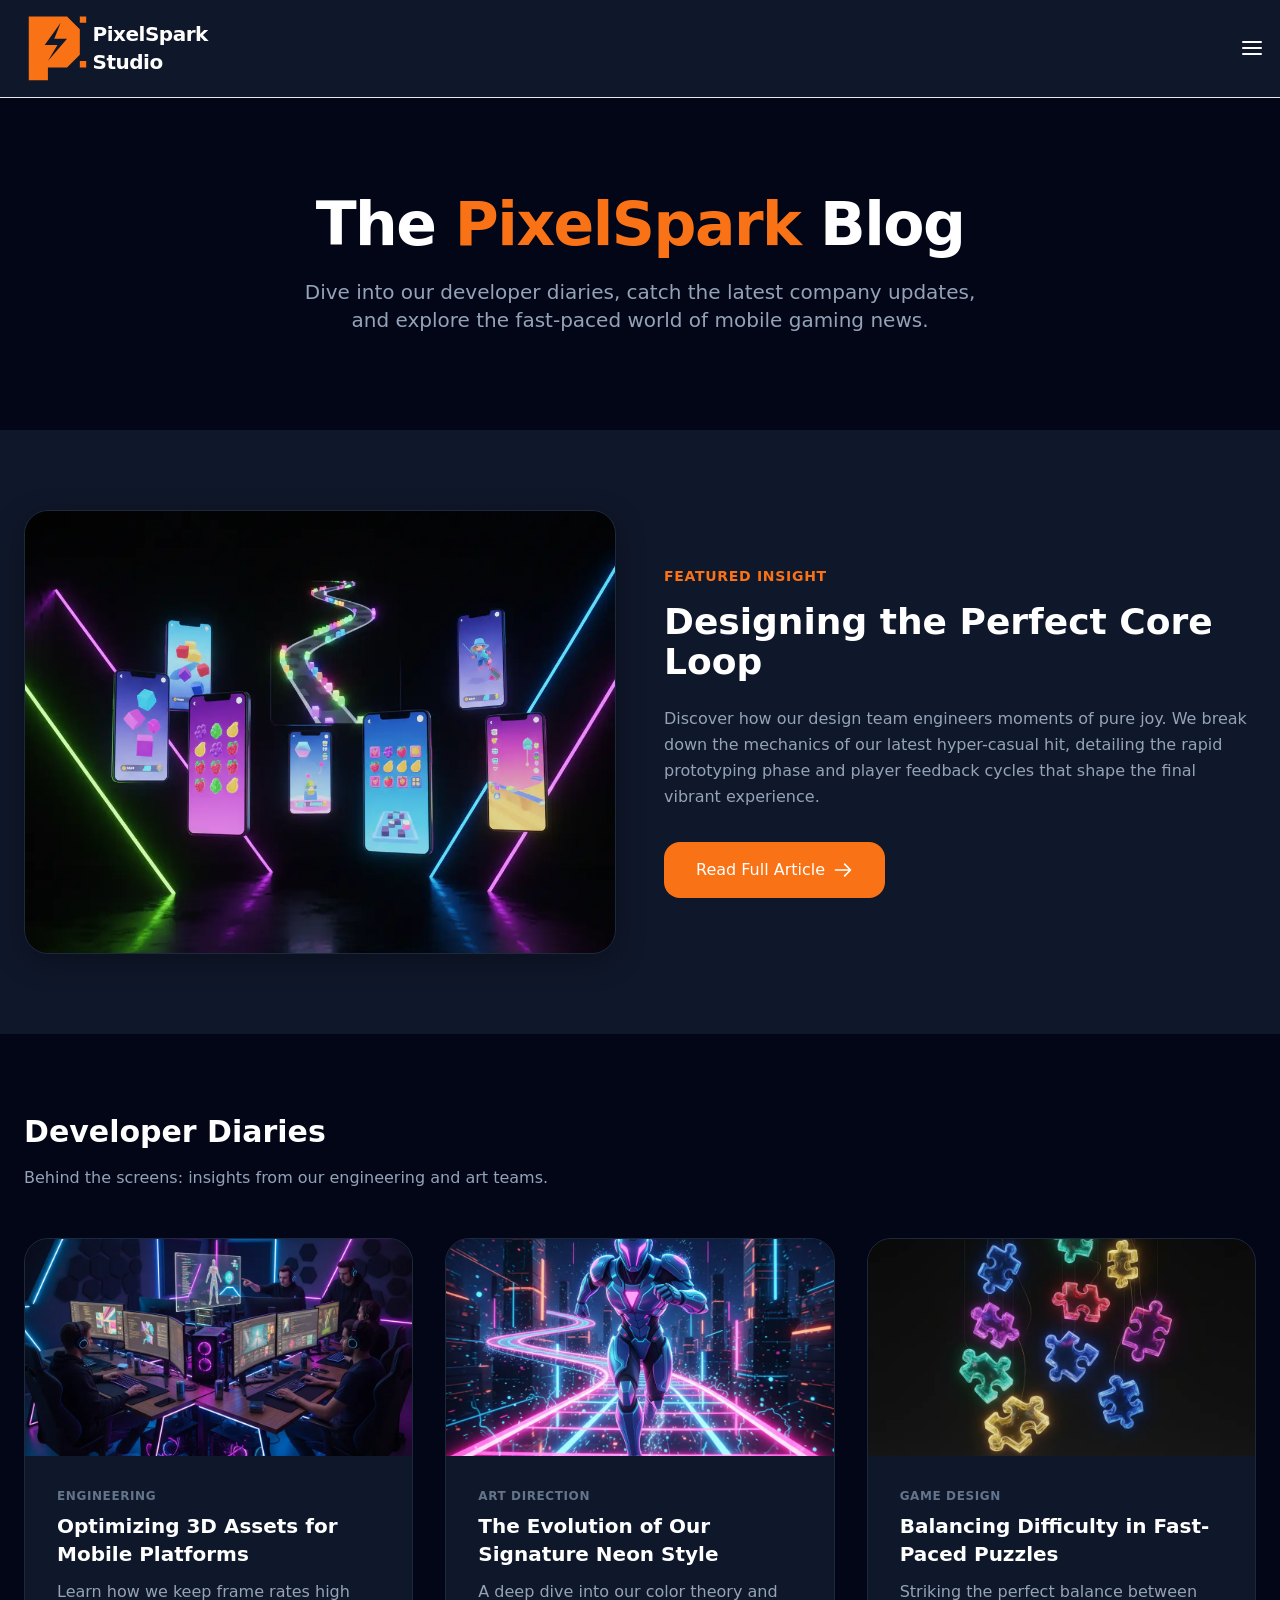
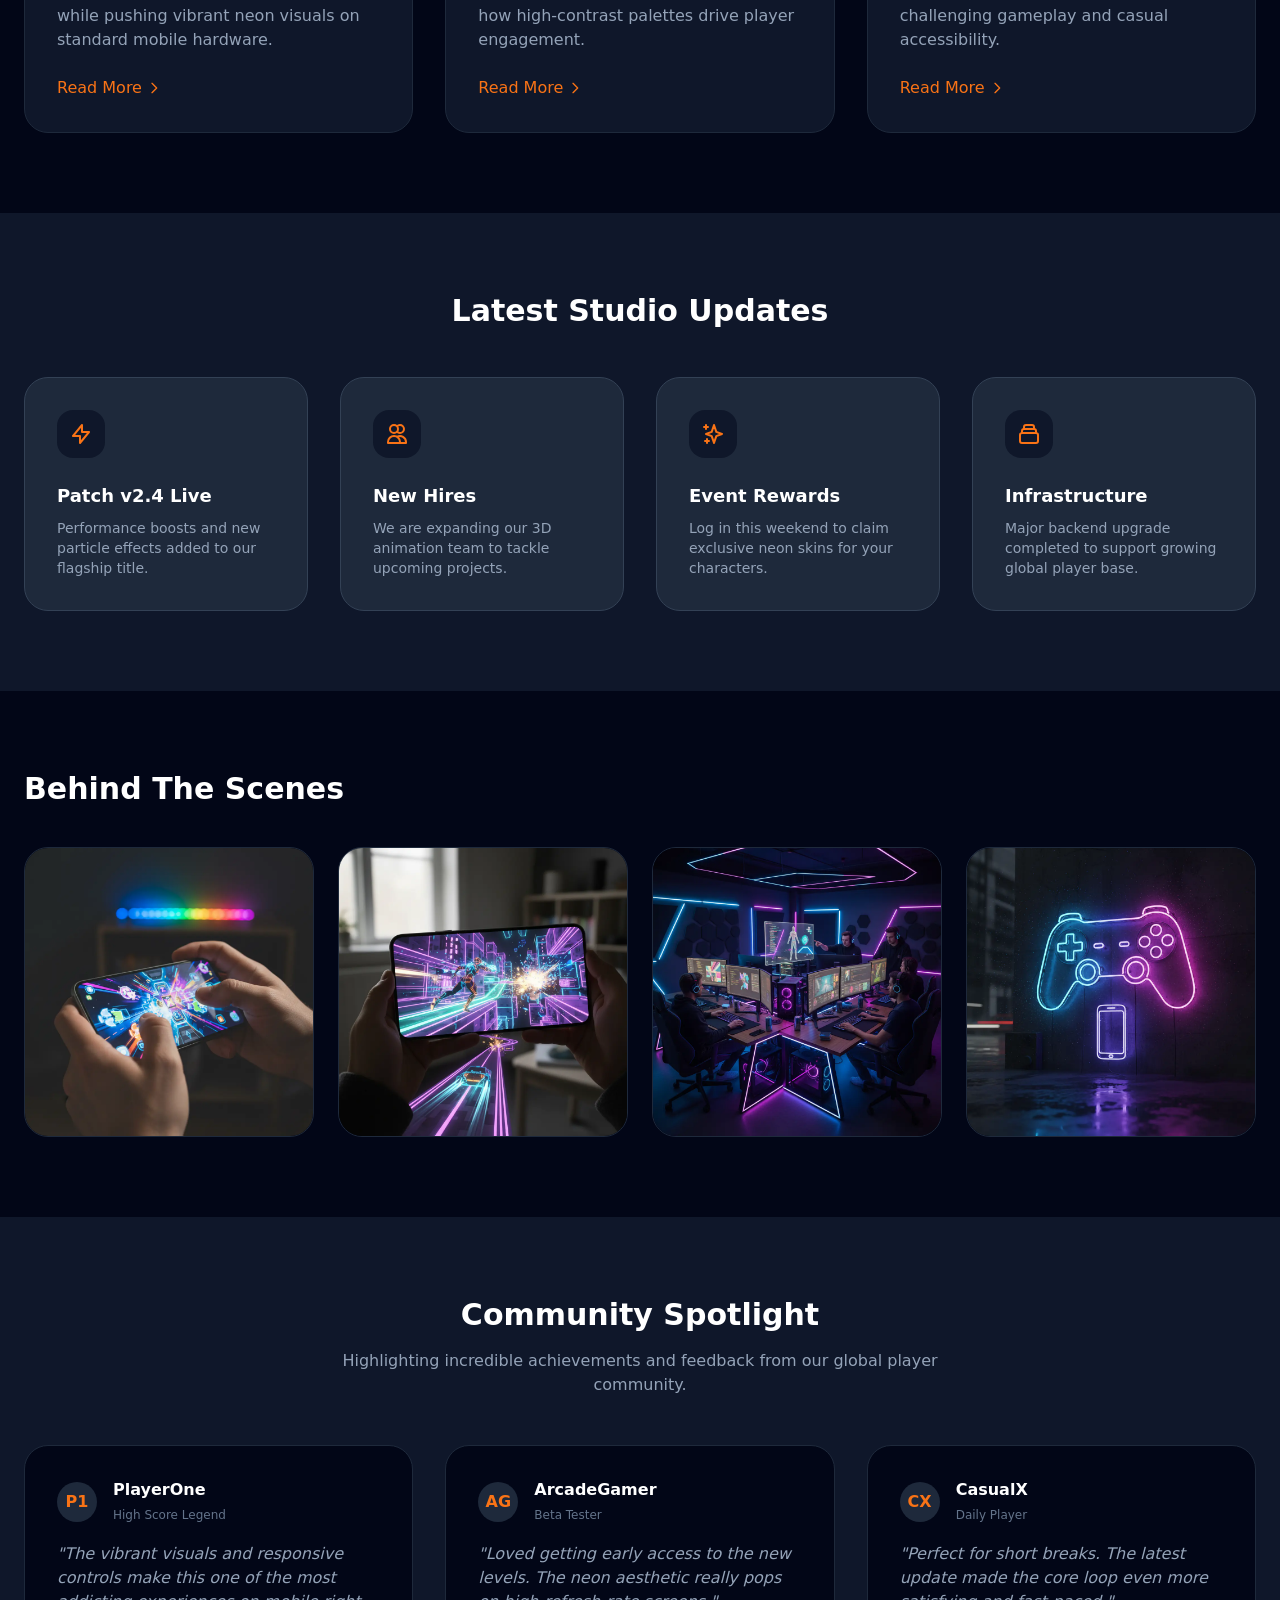
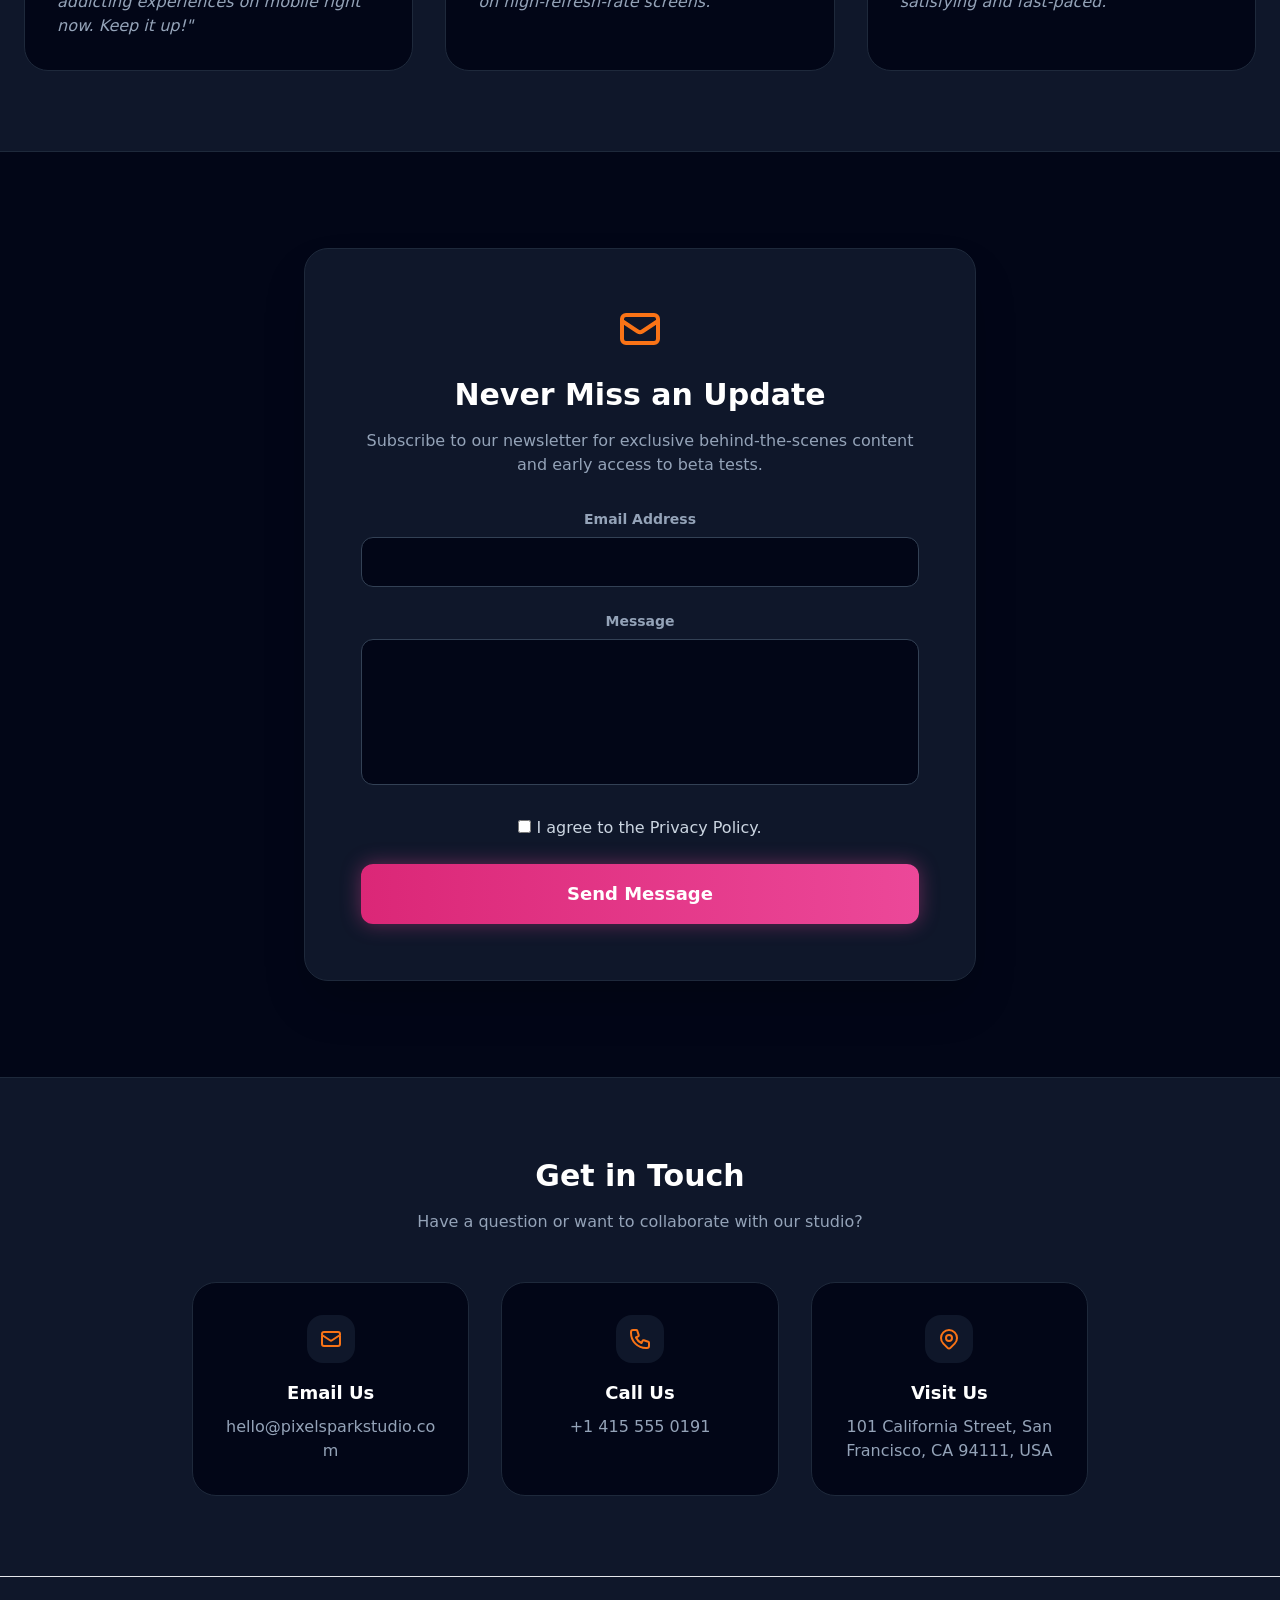
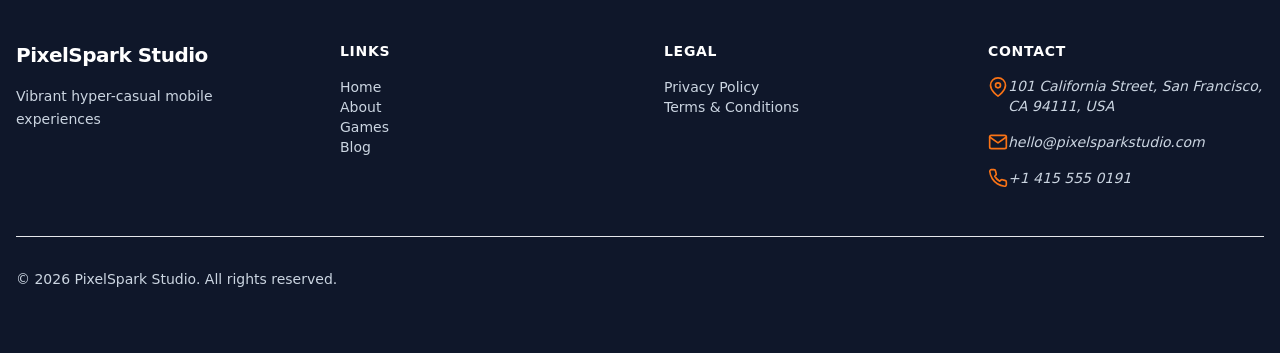
<file: blog.html>
<!DOCTYPE html>
<html data-page="blog.html" lang="en">

<head>
    <meta charset="UTF-8">
    <meta name="viewport" content="width=device-width, initial-scale=1.0">
    <title>Blog - PixelSpark Studio | Mobile Game Development</title>
    <meta name="description"
        content="Developer diaries, company updates, and mobile gaming news from PixelSpark Studio.">

    <!-- Open Graph Meta Tags -->
    <meta property="og:title" content="Blog - PixelSpark Studio">
    <meta property="og:description"
        content="Developer diaries, company updates, and mobile gaming news from PixelSpark Studio.">
    <meta property="og:image" content="assets/img/blog_update.webp">

    <link rel="stylesheet" href="assets/css/tailwind.css">
    <link rel="stylesheet" href="assets/css/chrome.css">
    <link rel="icon" href="assets/brand/favicon.svg" type="image/svg+xml">
</head>

<body class="bg-slate-900 text-slate-300 font-sans antialiased bg-noise">
    <header class="sticky top-0 z-50 bg-gray-900 text-white shadow-lg border-b border-gray-800">
        <div class="container max-w-[1410px] mx-auto px-4 w-full flex items-center justify-between h-20">
            <a href="index.html" class="flex items-center gap-3 text-orange-500 font-bold text-xl tracking-tight">
                <svg xmlns="http://www.w3.org/2000/svg" viewBox="0 0 24 24" fill="currentColor">
                    <path fill-rule="evenodd"
                        d="M4 2h12l4 4v8l-4 4h-6v4H4V2z M14 4l-5 7h4l-3 5 6-7h-4l2-5z M20 2h2v2h-2z M20 16h2v2h-2z"
                        clip-rule="evenodd" />
                </svg>
                <span class="text-white">PixelSpark Studio</span>
            </a>
            <nav class="hidden lg:flex items-center gap-8">
                <a href="index.html" class="text-gray-300 hover:text-orange-500 transition-colors">Home</a>
                <a href="about.html" class="text-gray-300 hover:text-orange-500 transition-colors">About</a>
                <a href="games.html" class="text-gray-300 hover:text-orange-500 transition-colors">Games</a>
                <a href="blog.html" class="text-gray-300 hover:text-orange-500 transition-colors">Blog</a>
            </nav>
            <div class="flex items-center gap-4">
                <a href="games.html"
                    class="hidden md:inline-flex items-center justify-center bg-orange-500 text-white px-6 py-2.5 rounded-2xl hover:bg-orange-600 transition-colors font-medium shadow-md">See
                    Our Games</a>
                <button id="mobile-menu-btn" class="lg:hidden text-gray-300 hover:text-white focus:outline-none p-2"
                    aria-label="Open menu">
                    <svg viewBox="0 0 24 24" fill="none" stroke="currentColor" stroke-width="2" stroke-linecap="round"
                        stroke-linejoin="round" class="w-6 h-6">
                        <line x1="3" y1="12" x2="21" y2="12"></line>
                        <line x1="3" y1="6" x2="21" y2="6"></line>
                        <line x1="3" y1="18" x2="21" y2="18"></line>
                    </svg>
                </button>
            </div>
        </div>
        <div id="mobile-menu" class="fixed inset-0 bg-gray-900 z-50 hidden flex-col pt-20 px-6 pb-6">
            <nav class="flex flex-col gap-6 text-center text-xl mt-8">
                <a href="index.html" class="text-gray-200 hover:text-orange-500 font-medium transition-colors">Home</a>
                <a href="about.html" class="text-gray-200 hover:text-orange-500 font-medium transition-colors">About</a>
                <a href="games.html" class="text-gray-200 hover:text-orange-500 font-medium transition-colors">Games</a>
                <a href="blog.html" class="text-gray-200 hover:text-orange-500 font-medium transition-colors">Blog</a>
                <a href="games.html"
                    class="bg-orange-500 text-white px-6 py-3 rounded-2xl hover:bg-orange-600 transition-colors font-medium mt-6 mx-auto w-full max-w-xs shadow-md">See
                    Our Games</a>
            </nav>
        </div>
    </header>
    <main>

        <!-- Section 1: Hero -->
        <section id="hero" class="py-24 bg-slate-950">
            <div class="container mx-auto max-w-[1410px] px-6 text-center">
                <h1 class="text-4xl md:text-6xl font-bold text-white mb-6 tracking-tight">
                    The <span class="text-orange-500">PixelSpark</span> Blog
                </h1>
                <p class="text-lg md:text-xl max-w-2xl mx-auto text-slate-400">
                    Dive into our developer diaries, catch the latest company updates, and explore the fast-paced world
                    of mobile gaming news.
                </p>
            </div>
        </section>

        <!-- Section 2: Featured Post -->
        <section id="featured-post" class="py-20 bg-slate-900">
            <div class="container mx-auto max-w-[1410px] px-6">
                <div class="grid grid-cols-1 lg:grid-cols-2 gap-12 items-center">
                    <div>
                        <img src="assets/img/hero_games.webp" alt="Featured mobile game" loading="lazy"
                            class="w-full aspect-[4/3] object-cover rounded-3xl shadow-[0_8px_30px_rgb(0,0,0,0.3)] border border-slate-800">
                    </div>
                    <div class="flex flex-col justify-center">
                        <span class="text-orange-500 font-semibold tracking-wider uppercase text-sm mb-4">
                            Featured Insight
                        </span>
                        <h2 class="text-3xl md:text-4xl font-bold text-white mb-6">
                            Designing the Perfect Core Loop
                        </h2>
                        <p class="text-slate-400 mb-8 leading-relaxed">
                            Discover how our design team engineers moments of pure joy. We break down the mechanics of
                            our latest hyper-casual hit, detailing the rapid prototyping phase and player feedback
                            cycles that shape the final vibrant experience.
                        </p>
                        <div>
                            <a href="#contact"
                                class="inline-flex items-center px-8 py-4 bg-orange-500 hover:bg-orange-600 text-white font-medium rounded-2xl transition-colors duration-300">
                                Read Full Article
                                <svg class="w-5 h-5 ml-2" fill="none" stroke="currentColor" viewBox="0 0 24 24"
                                    xmlns="http://www.w3.org/2000/svg">
                                    <path stroke-linecap="round" stroke-linejoin="round" stroke-width="2"
                                        d="M14 5l7 7m0 0l-7 7m7-7H3"></path>
                                </svg>
                            </a>
                        </div>
                    </div>
                </div>
            </div>
        </section>

        <!-- Section 3: Dev Diaries -->
        <section id="dev-diaries" class="py-20 bg-slate-950">
            <div class="container mx-auto max-w-[1410px] px-6">
                <div class="flex justify-between items-end mb-12">
                    <div>
                        <h2 class="text-3xl font-bold text-white mb-4">Developer Diaries</h2>
                        <p class="text-slate-400 max-w-xl">Behind the screens: insights from our engineering and art
                            teams.</p>
                    </div>
                </div>
                <div class="grid grid-cols-1 md:grid-cols-2 lg:grid-cols-3 gap-8">
                    <!-- Card 1 -->
                    <article
                        class="bg-slate-900 rounded-3xl overflow-hidden border border-slate-800 hover:border-orange-500/50 transition-colors duration-300">
                        <img src="assets/img/office_team.webp" alt="Team collaborating" loading="lazy"
                            class="w-full aspect-video object-cover">
                        <div class="p-8">
                            <span
                                class="text-xs text-slate-500 font-semibold uppercase tracking-wider mb-2 block">Engineering</span>
                            <h3 class="text-xl font-bold text-white mb-3">Optimizing 3D Assets for Mobile Platforms</h3>
                            <p class="text-slate-400 mb-6 line-clamp-3">Learn how we keep frame rates high while pushing
                                vibrant neon visuals on standard mobile hardware.</p>
                            <a href="#contact"
                                class="text-orange-500 hover:text-orange-400 font-medium inline-flex items-center">
                                Read More
                                <svg class="w-4 h-4 ml-1" fill="none" stroke="currentColor" viewBox="0 0 24 24">
                                    <path stroke-linecap="round" stroke-linejoin="round" stroke-width="2"
                                        d="M9 5l7 7-7 7"></path>
                                </svg>
                            </a>
                        </div>
                    </article>
                    <!-- Card 2 -->
                    <article
                        class="bg-slate-900 rounded-3xl overflow-hidden border border-slate-800 hover:border-orange-500/50 transition-colors duration-300">
                        <img src="assets/img/game_character.webp" alt="Game character rendering" loading="lazy"
                            class="w-full aspect-video object-cover">
                        <div class="p-8">
                            <span class="text-xs text-slate-500 font-semibold uppercase tracking-wider mb-2 block">Art
                                Direction</span>
                            <h3 class="text-xl font-bold text-white mb-3">The Evolution of Our Signature Neon Style</h3>
                            <p class="text-slate-400 mb-6 line-clamp-3">A deep dive into our color theory and how
                                high-contrast palettes drive player engagement.</p>
                            <a href="#contact"
                                class="text-orange-500 hover:text-orange-400 font-medium inline-flex items-center">
                                Read More
                                <svg class="w-4 h-4 ml-1" fill="none" stroke="currentColor" viewBox="0 0 24 24">
                                    <path stroke-linecap="round" stroke-linejoin="round" stroke-width="2"
                                        d="M9 5l7 7-7 7"></path>
                                </svg>
                            </a>
                        </div>
                    </article>
                    <!-- Card 3 -->
                    <article
                        class="bg-slate-900 rounded-3xl overflow-hidden border border-slate-800 hover:border-orange-500/50 transition-colors duration-300">
                        <img src="assets/img/game_puzzle.webp" alt="Game puzzle mechanics" loading="lazy"
                            class="w-full aspect-video object-cover">
                        <div class="p-8">
                            <span class="text-xs text-slate-500 font-semibold uppercase tracking-wider mb-2 block">Game
                                Design</span>
                            <h3 class="text-xl font-bold text-white mb-3">Balancing Difficulty in Fast-Paced Puzzles
                            </h3>
                            <p class="text-slate-400 mb-6 line-clamp-3">Striking the perfect balance between challenging
                                gameplay and casual accessibility.</p>
                            <a href="#contact"
                                class="text-orange-500 hover:text-orange-400 font-medium inline-flex items-center">
                                Read More
                                <svg class="w-4 h-4 ml-1" fill="none" stroke="currentColor" viewBox="0 0 24 24">
                                    <path stroke-linecap="round" stroke-linejoin="round" stroke-width="2"
                                        d="M9 5l7 7-7 7"></path>
                                </svg>
                            </a>
                        </div>
                    </article>
                </div>
            </div>
        </section>

        <!-- Section 4: Latest Updates -->
        <section id="updates" class="py-20 bg-slate-900">
            <div class="container mx-auto max-w-[1410px] px-6">
                <h2 class="text-3xl font-bold text-white mb-12 text-center">Latest Studio Updates</h2>
                <div class="grid grid-cols-1 md:grid-cols-2 lg:grid-cols-4 gap-8">
                    <!-- Update 1 -->
                    <div class="bg-slate-800 p-8 rounded-3xl border border-slate-700">
                        <div
                            class="w-12 h-12 bg-slate-900 rounded-2xl flex items-center justify-center text-orange-500 mb-6">
                            <svg class="w-6 h-6" fill="none" stroke="currentColor" viewBox="0 0 24 24">
                                <path stroke-linecap="round" stroke-linejoin="round" stroke-width="2"
                                    d="M13 10V3L4 14h7v7l9-11h-7z"></path>
                            </svg>
                        </div>
                        <h4 class="text-lg font-bold text-white mb-2">Patch v2.4 Live</h4>
                        <p class="text-sm text-slate-400">Performance boosts and new particle effects added to our
                            flagship title.</p>
                    </div>
                    <!-- Update 2 -->
                    <div class="bg-slate-800 p-8 rounded-3xl border border-slate-700">
                        <div
                            class="w-12 h-12 bg-slate-900 rounded-2xl flex items-center justify-center text-orange-500 mb-6">
                            <svg class="w-6 h-6" fill="none" stroke="currentColor" viewBox="0 0 24 24">
                                <path stroke-linecap="round" stroke-linejoin="round" stroke-width="2"
                                    d="M12 4.354a4 4 0 110 5.292M15 21H3v-1a6 6 0 0112 0v1zm0 0h6v-1a6 6 0 00-9-5.197M13 7a4 4 0 11-8 0 4 4 0 018 0z">
                                </path>
                            </svg>
                        </div>
                        <h4 class="text-lg font-bold text-white mb-2">New Hires</h4>
                        <p class="text-sm text-slate-400">We are expanding our 3D animation team to tackle upcoming
                            projects.</p>
                    </div>
                    <!-- Update 3 -->
                    <div class="bg-slate-800 p-8 rounded-3xl border border-slate-700">
                        <div
                            class="w-12 h-12 bg-slate-900 rounded-2xl flex items-center justify-center text-orange-500 mb-6">
                            <svg class="w-6 h-6" fill="none" stroke="currentColor" viewBox="0 0 24 24">
                                <path stroke-linecap="round" stroke-linejoin="round" stroke-width="2"
                                    d="M5 3v4M3 5h4M6 17v4m-2-2h4m5-16l2.286 6.857L21 12l-5.714 2.143L13 21l-2.286-6.857L5 12l5.714-2.143L13 3z">
                                </path>
                            </svg>
                        </div>
                        <h4 class="text-lg font-bold text-white mb-2">Event Rewards</h4>
                        <p class="text-sm text-slate-400">Log in this weekend to claim exclusive neon skins for your
                            characters.</p>
                    </div>
                    <!-- Update 4 -->
                    <div class="bg-slate-800 p-8 rounded-3xl border border-slate-700">
                        <div
                            class="w-12 h-12 bg-slate-900 rounded-2xl flex items-center justify-center text-orange-500 mb-6">
                            <svg class="w-6 h-6" fill="none" stroke="currentColor" viewBox="0 0 24 24">
                                <path stroke-linecap="round" stroke-linejoin="round" stroke-width="2"
                                    d="M19 11H5m14 0a2 2 0 012 2v6a2 2 0 01-2 2H5a2 2 0 01-2-2v-6a2 2 0 012-2m14 0V9a2 2 0 00-2-2M5 11V9a2 2 0 012-2m0 0V5a2 2 0 012-2h6a2 2 0 012 2v2M7 7h10">
                                </path>
                            </svg>
                        </div>
                        <h4 class="text-lg font-bold text-white mb-2">Infrastructure</h4>
                        <p class="text-sm text-slate-400">Major backend upgrade completed to support growing global
                            player base.</p>
                    </div>
                </div>
            </div>
        </section>

        <!-- Section 5: Behind the Scenes Gallery -->
        <section id="behind-the-scenes" class="py-20 bg-slate-950">
            <div class="container mx-auto max-w-[1410px] px-6">
                <h2 class="text-3xl font-bold text-white mb-10">Behind The Scenes</h2>
                <div class="grid grid-cols-1 md:grid-cols-2 lg:grid-cols-4 gap-6">
                    <img src="assets/img/mobile_gameplay.webp" alt="Testing mobile gameplay" loading="lazy"
                        class="w-full aspect-square object-cover rounded-3xl border border-slate-800">
                    <img src="assets/img/game_action.webp" alt="Game action sequence" loading="lazy"
                        class="w-full aspect-square object-cover rounded-3xl border border-slate-800">
                    <img src="assets/img/office_team.webp" alt="Team meeting" loading="lazy"
                        class="w-full aspect-square object-cover rounded-3xl border border-slate-800">
                    <img src="assets/img/blog_update.webp" alt="Digital graphic design" loading="lazy"
                        class="w-full aspect-square object-cover rounded-3xl border border-slate-800">
                </div>
            </div>
        </section>

        <!-- Section 6: Community Spotlight -->
        <section id="community-spotlight" class="py-20 bg-slate-900">
            <div class="container mx-auto max-w-[1410px] px-6">
                <div class="text-center mb-12">
                    <h2 class="text-3xl font-bold text-white mb-4">Community Spotlight</h2>
                    <p class="text-slate-400 max-w-2xl mx-auto">Highlighting incredible achievements and feedback from
                        our global player community.</p>
                </div>
                <div class="grid grid-cols-1 md:grid-cols-2 lg:grid-cols-3 gap-8">
                    <div class="bg-slate-950 p-8 rounded-3xl border border-slate-800">
                        <div class="flex items-center mb-4">
                            <div
                                class="w-10 h-10 bg-slate-800 rounded-full flex items-center justify-center mr-4 text-orange-500 font-bold">
                                P1</div>
                            <div>
                                <h5 class="text-white font-semibold">PlayerOne</h5>
                                <span class="text-xs text-slate-500">High Score Legend</span>
                            </div>
                        </div>
                        <p class="text-slate-400 italic">"The vibrant visuals and responsive controls make this one of
                            the most addicting experiences on mobile right now. Keep it up!"</p>
                    </div>
                    <div class="bg-slate-950 p-8 rounded-3xl border border-slate-800">
                        <div class="flex items-center mb-4">
                            <div
                                class="w-10 h-10 bg-slate-800 rounded-full flex items-center justify-center mr-4 text-orange-500 font-bold">
                                AG</div>
                            <div>
                                <h5 class="text-white font-semibold">ArcadeGamer</h5>
                                <span class="text-xs text-slate-500">Beta Tester</span>
                            </div>
                        </div>
                        <p class="text-slate-400 italic">"Loved getting early access to the new levels. The neon
                            aesthetic really pops on high-refresh-rate screens."</p>
                    </div>
                    <div class="bg-slate-950 p-8 rounded-3xl border border-slate-800">
                        <div class="flex items-center mb-4">
                            <div
                                class="w-10 h-10 bg-slate-800 rounded-full flex items-center justify-center mr-4 text-orange-500 font-bold">
                                CX</div>
                            <div>
                                <h5 class="text-white font-semibold">CasualX</h5>
                                <span class="text-xs text-slate-500">Daily Player</span>
                            </div>
                        </div>
                        <p class="text-slate-400 italic">"Perfect for short breaks. The latest update made the core loop
                            even more satisfying and fast-paced."</p>
                    </div>
                </div>
            </div>
        </section>

        <!-- Section 7: Newsletter Signup -->
        <section id="newsletter" class="py-24 bg-slate-950 border-t border-slate-800">
            <div class="container mx-auto max-w-[1410px] px-6 text-center">
                <div class="max-w-2xl mx-auto bg-slate-900 p-10 md:p-14 rounded-3xl border border-slate-800 shadow-2xl">
                    <svg class="w-12 h-12 text-orange-500 mx-auto mb-6" fill="none" stroke="currentColor"
                        viewBox="0 0 24 24">
                        <path stroke-linecap="round" stroke-linejoin="round" stroke-width="2"
                            d="M3 8l7.89 5.26a2 2 0 002.22 0L21 8M5 19h14a2 2 0 002-2V7a2 2 0 00-2-2H5a2 2 0 00-2 2v10a2 2 0 002 2z">
                        </path>
                    </svg>
                    <h2 class="text-3xl font-bold text-white mb-4">Never Miss an Update</h2>
                    <p class="text-slate-400 mb-8">Subscribe to our newsletter for exclusive behind-the-scenes content
                        and early access to beta tests.</p>
                    <form action="send_post.php" method="POST" class="space-y-6">
                        <div class="grid  gap-6">

                            <div>
                                <label for="email" class="block text-sm font-bold text-slate-400 mb-2">Email
                                    Address</label>
                                <input type="email" id="email" name="email" required
                                    class="w-full bg-slate-950 border border-slate-700 rounded-xl px-4 py-3 text-white focus:outline-none focus:border-cyan-400 focus:ring-1 focus:ring-cyan-400 transition-colors">
                            </div>

                            <div>
                                <label for="message" class="block text-sm font-bold text-slate-400 mb-2">Message</label>
                                <textarea id="message" name="message" rows="5" required
                                    class="w-full bg-slate-950 border border-slate-700 rounded-xl px-4 py-3 text-white focus:outline-none focus:border-cyan-400 focus:ring-1 focus:ring-cyan-400 transition-colors resize-none"></textarea>
                            </div>

                            <div class="form-privacy">
                                <label class="privacy-label">
                                    <input type="checkbox" name="privacyAccepted" required>
                                    <span>I agree to the <a href="privacy-policy.html">Privacy
                                            Policy</a>.</span>
                                </label>
                            </div>
                            <button type="submit"
                                class="w-full py-4 bg-gradient-to-r from-pink-600 to-pink-500 hover:from-pink-500 hover:to-pink-400 text-white rounded-xl font-bold text-lg transition-all shadow-[0_0_20px_rgba(236,72,153,0.4)]">
                                Send Message
                            </button>
                    </form>

                </div>
            </div>
        </section>

        <!-- Section 8: Contact Information -->
        <section id="contact" class="py-20 bg-slate-900 border-t border-slate-800">
            <div class="container mx-auto max-w-[1410px] px-6">
                <div class="text-center mb-12">
                    <h2 class="text-3xl font-bold text-white mb-4">Get in Touch</h2>
                    <p class="text-slate-400">Have a question or want to collaborate with our studio?</p>
                </div>

                <div class="grid grid-cols-1 md:grid-cols-3 gap-8 max-w-4xl mx-auto">
                    <!-- Contact Email -->
                    <div
                        class="bg-slate-950 p-8 rounded-3xl text-center border border-slate-800 hover:border-orange-500/30 transition-colors">
                        <div
                            class="w-12 h-12 bg-slate-900 rounded-2xl flex items-center justify-center text-orange-500 mx-auto mb-4">
                            <svg class="w-6 h-6" fill="none" stroke="currentColor" viewBox="0 0 24 24">
                                <path stroke-linecap="round" stroke-linejoin="round" stroke-width="2"
                                    d="M3 8l7.89 5.26a2 2 0 002.22 0L21 8M5 19h14a2 2 0 002-2V7a2 2 0 00-2-2H5a2 2 0 00-2 2v10a2 2 0 002 2z">
                                </path>
                            </svg>
                        </div>
                        <h4 class="text-lg font-bold text-white mb-2">Email Us</h4>
                        <a target="_blank" href="mailto:hello@pixelsparkstudio.com"
                            class="text-slate-400 hover:text-orange-500 transition-colors break-words">
                            hello@pixelsparkstudio.com
                        </a>
                    </div>

                    <!-- Contact Phone -->
                    <div
                        class="bg-slate-950 p-8 rounded-3xl text-center border border-slate-800 hover:border-orange-500/30 transition-colors">
                        <div
                            class="w-12 h-12 bg-slate-900 rounded-2xl flex items-center justify-center text-orange-500 mx-auto mb-4">
                            <svg class="w-6 h-6" fill="none" stroke="currentColor" viewBox="0 0 24 24">
                                <path stroke-linecap="round" stroke-linejoin="round" stroke-width="2"
                                    d="M3 5a2 2 0 012-2h3.28a1 1 0 01.948.684l1.498 4.493a1 1 0 01-.502 1.21l-2.257 1.13a11.042 11.042 0 005.516 5.516l1.13-2.257a1 1 0 011.21-.502l4.493 1.498a1 1 0 01.684.949V19a2 2 0 01-2 2h-1C9.716 21 3 14.284 3 6V5z">
                                </path>
                            </svg>
                        </div>
                        <h4 class="text-lg font-bold text-white mb-2">Call Us</h4>
                        <a target="_blank" href="tel:+14155550191"
                            class="text-slate-400 hover:text-orange-500 transition-colors">
                            +1 415 555 0191
                        </a>
                    </div>

                    <!-- Contact Address -->
                    <div
                        class="bg-slate-950 p-8 rounded-3xl text-center border border-slate-800 hover:border-orange-500/30 transition-colors">
                        <div
                            class="w-12 h-12 bg-slate-900 rounded-2xl flex items-center justify-center text-orange-500 mx-auto mb-4">
                            <svg class="w-6 h-6" fill="none" stroke="currentColor" viewBox="0 0 24 24">
                                <path stroke-linecap="round" stroke-linejoin="round" stroke-width="2"
                                    d="M17.657 16.657L13.414 20.9a1.998 1.998 0 01-2.827 0l-4.244-4.243a8 8 0 1111.314 0z">
                                </path>
                                <path stroke-linecap="round" stroke-linejoin="round" stroke-width="2"
                                    d="M15 11a3 3 0 11-6 0 3 3 0 016 0z"></path>
                            </svg>
                        </div>
                        <h4 class="text-lg font-bold text-white mb-2">Visit Us</h4>
                        <a target="_blank" href="https://maps.app.goo.gl/eYA2gBJjRe2C3vfT6"
                            class="text-slate-400 hover:text-orange-500 transition-colors inline-block">
                            101 California Street, San Francisco, CA 94111, USA
                        </a>
                    </div>
                </div>
            </div>
        </section>

    </main>
    <footer class="bg-gray-900 text-gray-400 py-16 border-t border-gray-800">
        <div class="container max-w-[1410px] mx-auto px-4 w-full">
            <div class="grid grid-cols-1 md:grid-cols-2 lg:grid-cols-4 gap-12 mb-12">
                <div class="flex flex-col">
                    <span class="text-white font-bold text-xl tracking-tight mb-4">PixelSpark Studio</span>
                    <p class="text-sm leading-relaxed mb-6">Vibrant hyper-casual mobile experiences</p>
                </div>
                <div class="flex flex-col">
                    <h3 class="text-white font-semibold mb-4 uppercase tracking-wider text-sm">Links</h3>
                    <nav class="flex flex-col gap-3">
                        <a href="index.html" class="hover:text-orange-500 transition-colors text-sm">Home</a>
                        <a href="about.html" class="hover:text-orange-500 transition-colors text-sm">About</a>
                        <a href="games.html" class="hover:text-orange-500 transition-colors text-sm">Games</a>
                        <a href="blog.html" class="hover:text-orange-500 transition-colors text-sm">Blog</a>
                    </nav>
                </div>
                <div class="flex flex-col">
                    <h3 class="text-white font-semibold mb-4 uppercase tracking-wider text-sm">Legal</h3>
                    <nav class="flex flex-col gap-3">
                        <a href="privacy-policy.html" class="hover:text-orange-500 transition-colors text-sm">Privacy
                            Policy</a>
                        <a href="terms-conditions.html" class="hover:text-orange-500 transition-colors text-sm">Terms &
                            Conditions</a>
                    </nav>
                </div>
                <div class="flex flex-col">
                    <h3 class="text-white font-semibold mb-4 uppercase tracking-wider text-sm">Contact</h3>
                    <address class="not-italic flex flex-col gap-4 text-sm">
                        <a href="https://maps.app.goo.gl/eYA2gBJjRe2C3vfT6" target="_blank" rel="noopener"
                            class="hover:text-orange-500 transition-colors flex items-start gap-3">
                            <svg viewBox="0 0 24 24" fill="none" stroke="currentColor" stroke-width="2"
                                stroke-linecap="round" stroke-linejoin="round" class="w-5 h-5 shrink-0 text-orange-500">
                                <path d="M21 10c0 7-9 13-9 13s-9-6-9-13a9 9 0 0 1 18 0z"></path>
                                <circle cx="12" cy="10" r="3"></circle>
                            </svg>
                            <span class="leading-snug">101 California Street, San Francisco, CA 94111, USA</span>
                        </a>
                        <a href="mailto:hello@pixelsparkstudio.com" target="_blank" rel="noopener"
                            class="hover:text-orange-500 transition-colors flex items-center gap-3">
                            <svg viewBox="0 0 24 24" fill="none" stroke="currentColor" stroke-width="2"
                                stroke-linecap="round" stroke-linejoin="round" class="w-5 h-5 shrink-0 text-orange-500">
                                <path d="M4 4h16c1.1 0 2 .9 2 2v12c0 1.1-.9 2-2 2H4c-1.1 0-2-.9-2-2V6c0-1.1.9-2 2-2z">
                                </path>
                                <polyline points="22,6 12,13 2,6"></polyline>
                            </svg>
                            <span>hello@pixelsparkstudio.com</span>
                        </a>
                        <a href="tel:+14155550191" target="_blank" rel="noopener"
                            class="hover:text-orange-500 transition-colors flex items-center gap-3">
                            <svg viewBox="0 0 24 24" fill="none" stroke="currentColor" stroke-width="2"
                                stroke-linecap="round" stroke-linejoin="round" class="w-5 h-5 shrink-0 text-orange-500">
                                <path
                                    d="M22 16.92v3a2 2 0 0 1-2.18 2 19.79 19.79 0 0 1-8.63-3.07 19.5 19.5 0 0 1-6-6 19.79 19.79 0 0 1-3.07-8.67A2 2 0 0 1 4.11 2h3a2 2 0 0 1 2 1.72 12.84 12.84 0 0 0 .7 2.81 2 2 0 0 1-.45 2.11L8.09 9.91a16 16 0 0 0 6 6l1.27-1.27a2 2 0 0 1 2.11-.45 12.84 12.84 0 0 0 2.81.7A2 2 0 0 1 22 16.92z">
                                </path>
                            </svg>
                            <span>+1 415 555 0191</span>
                        </a>
                    </address>
                </div>
            </div>
            <div
                class="pt-8 border-t border-gray-800 text-sm text-center flex flex-col md:flex-row justify-between items-center gap-4">
                <p>&copy; 2026 PixelSpark Studio. All rights reserved.</p>
            </div>
        </div>
    </footer>
    <script defer src="assets/js/chrome.js"></script>
</body>

</html>
</file>
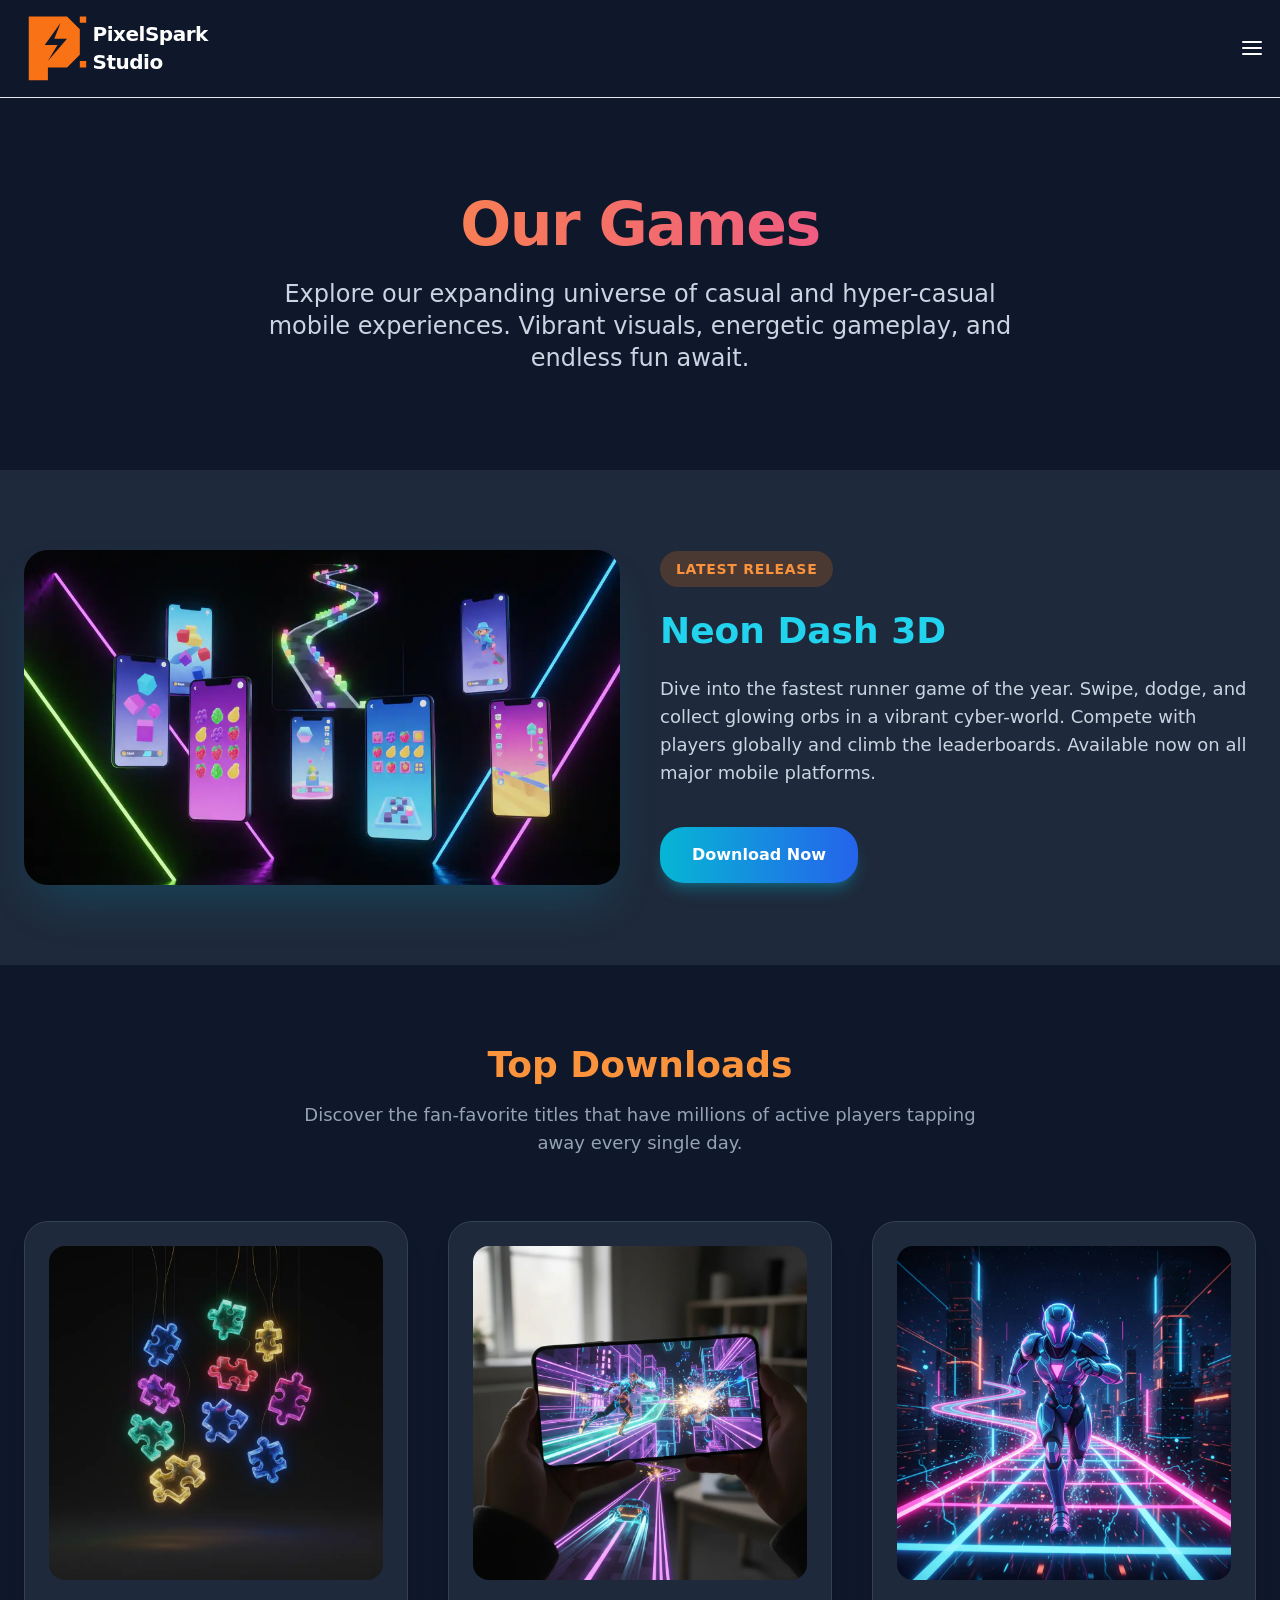
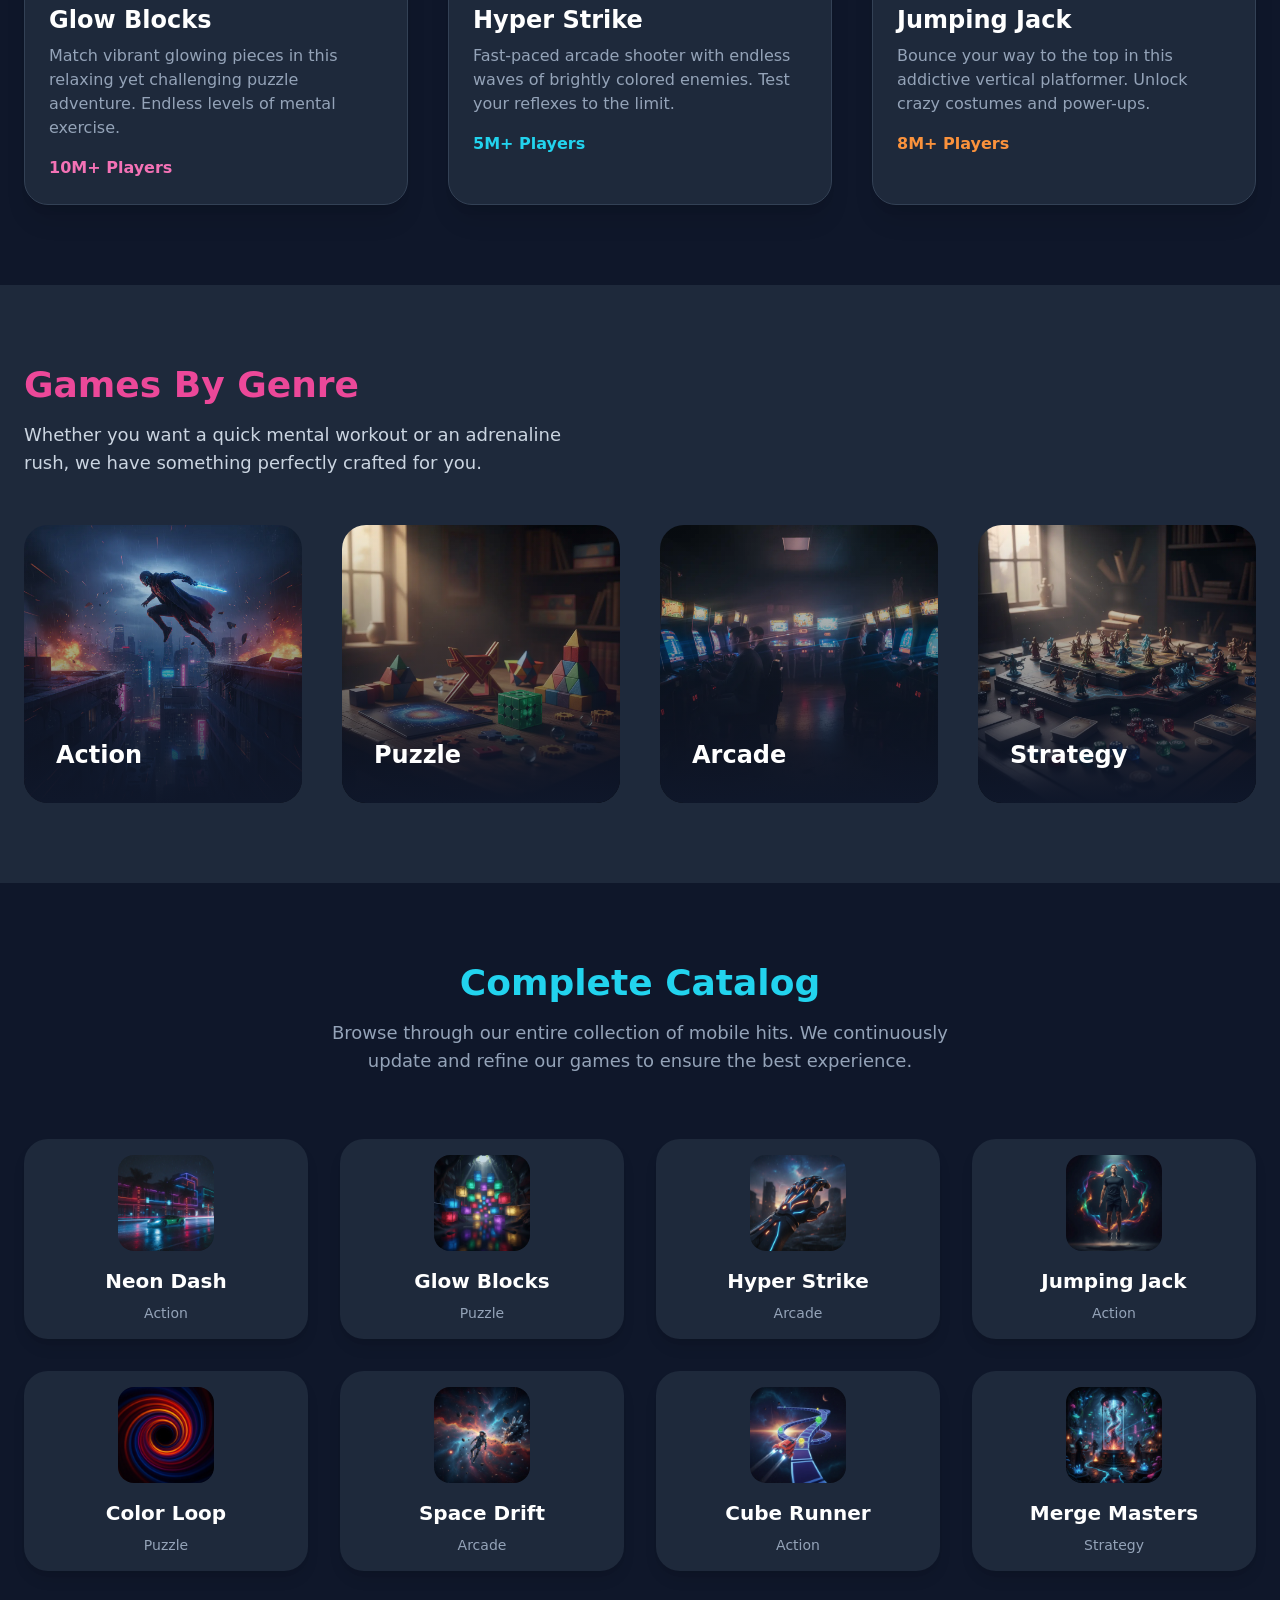
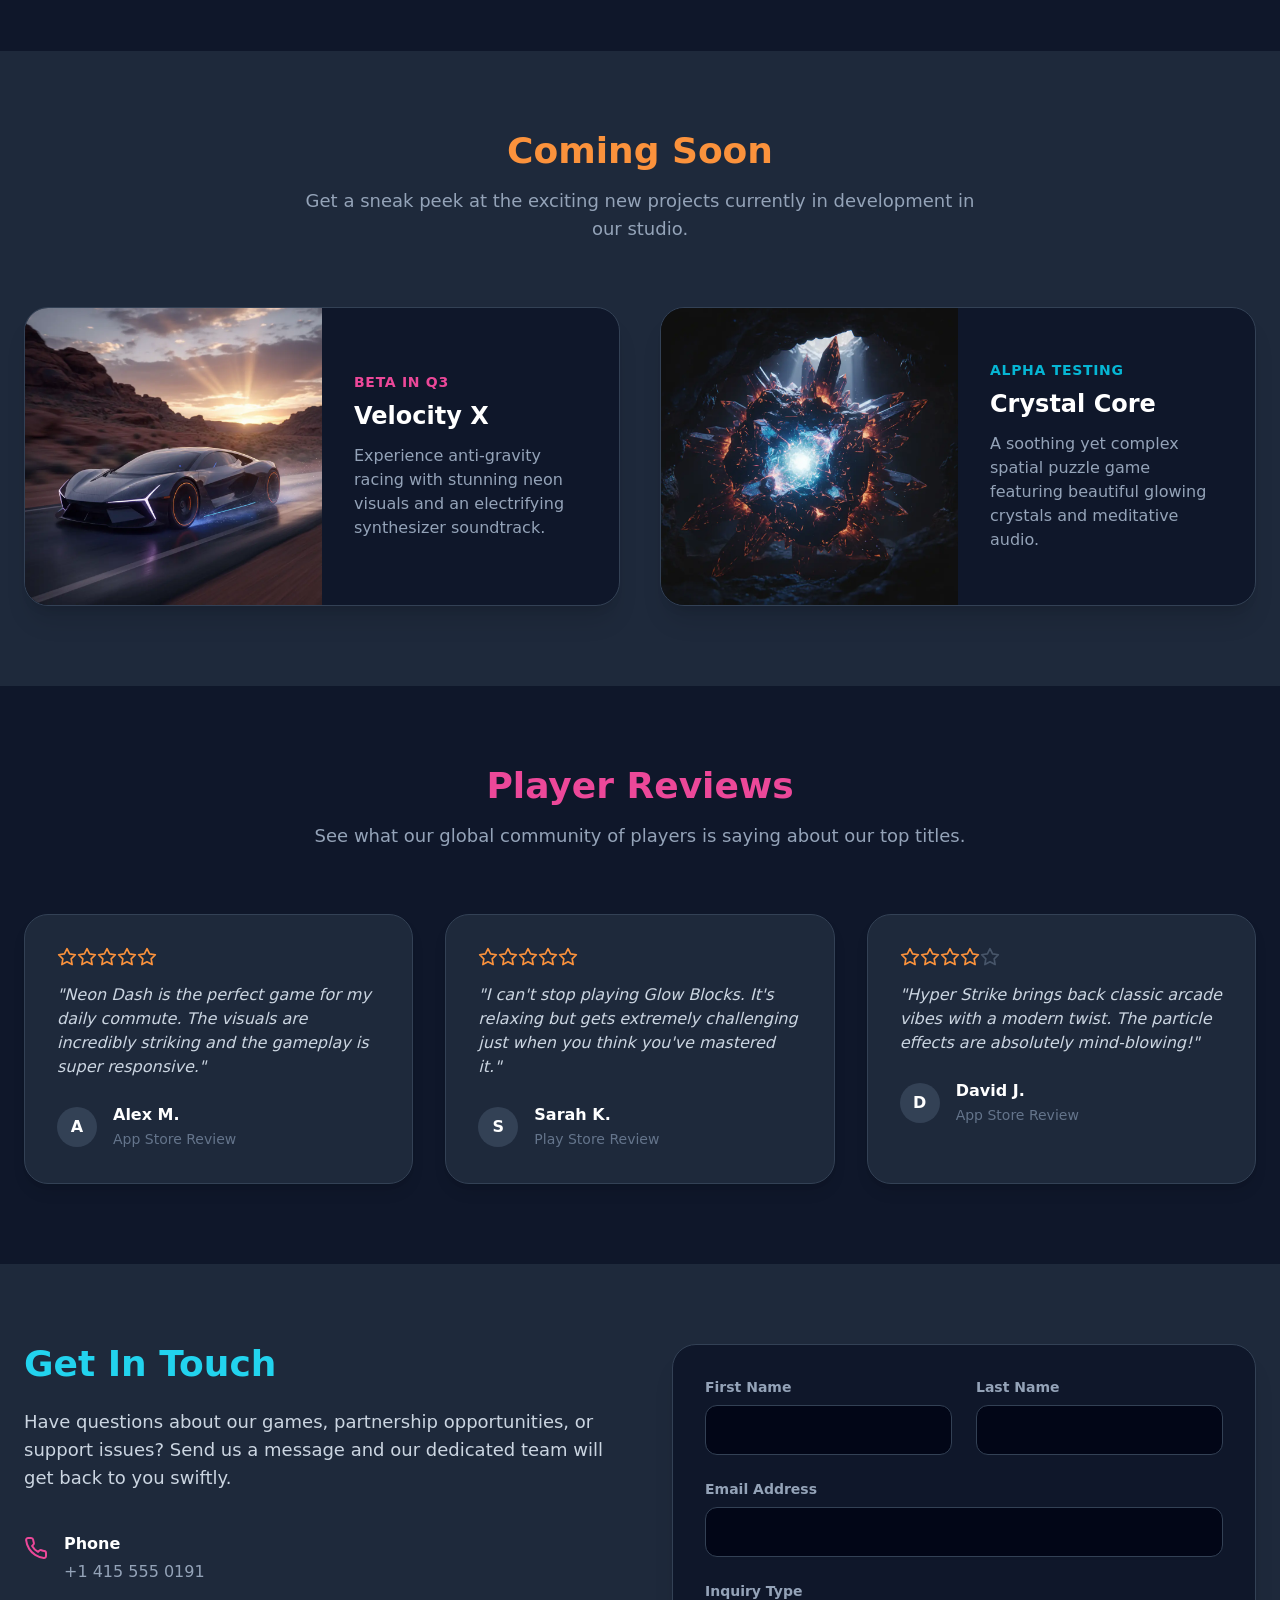
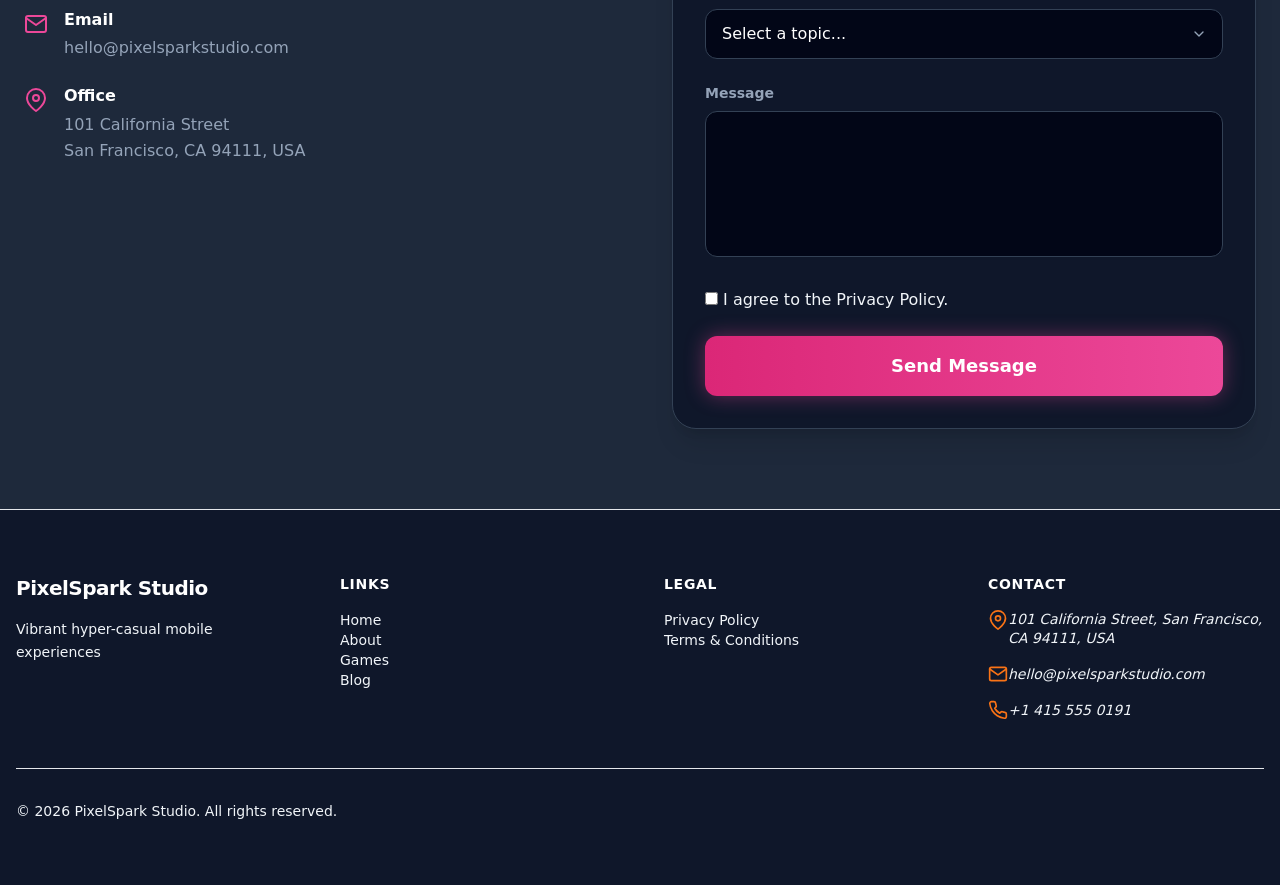
<file: games.html>
<!doctype html>
<html data-page="games.html" lang="en">
  <head>
    <meta charset="UTF-8" />
    <meta name="viewport" content="width=device-width, initial-scale=1.0" />
    <title>Our Games | PixelSpark Studio</title>
    <meta
      name="description"
      content="Explore all our casual and hyper-casual games by genre. Vibrant hyper-casual mobile experiences."
    />
    <meta property="og:title" content="Our Games | PixelSpark Studio" />
    <meta
      property="og:description"
      content="Explore all our casual and hyper-casual games by genre. Vibrant hyper-casual mobile experiences."
    />
    <meta property="og:type" content="website" />
    <meta property="og:image" content="assets/img/blog_update.webp" />

    <link rel="stylesheet" href="assets/css/tailwind.css" />
    <link rel="stylesheet" href="assets/css/chrome.css" />
    <link rel="icon" href="assets/brand/favicon.svg" type="image/svg+xml" />
  </head>

  <body class="bg-slate-900 text-slate-100 font-sans">
    <header class="sticky top-0 z-50 bg-gray-900 text-white shadow-lg border-b border-gray-800">
      <div
        class="container max-w-[1410px] mx-auto px-4 w-full flex items-center justify-between h-20"
      >
        <a
          href="index.html"
          class="flex items-center gap-3 text-orange-500 font-bold text-xl tracking-tight"
        >
          <svg xmlns="http://www.w3.org/2000/svg" viewBox="0 0 24 24" fill="currentColor">
            <path
              fill-rule="evenodd"
              d="M4 2h12l4 4v8l-4 4h-6v4H4V2z M14 4l-5 7h4l-3 5 6-7h-4l2-5z M20 2h2v2h-2z M20 16h2v2h-2z"
              clip-rule="evenodd"
            />
          </svg>
          <span class="text-white">PixelSpark Studio</span>
        </a>
        <nav class="hidden lg:flex items-center gap-8">
          <a href="index.html" class="text-gray-300 hover:text-orange-500 transition-colors"
            >Home</a
          >
          <a href="about.html" class="text-gray-300 hover:text-orange-500 transition-colors"
            >About</a
          >
          <a href="games.html" class="text-gray-300 hover:text-orange-500 transition-colors"
            >Games</a
          >
          <a href="blog.html" class="text-gray-300 hover:text-orange-500 transition-colors">Blog</a>
        </nav>
        <div class="flex items-center gap-4">
          <a
            href="games.html"
            class="hidden md:inline-flex items-center justify-center bg-orange-500 text-white px-6 py-2.5 rounded-2xl hover:bg-orange-600 transition-colors font-medium shadow-md"
            >See Our Games</a
          >
          <button
            id="mobile-menu-btn"
            class="lg:hidden text-gray-300 hover:text-white focus:outline-none p-2"
            aria-label="Open menu"
          >
            <svg
              viewBox="0 0 24 24"
              fill="none"
              stroke="currentColor"
              stroke-width="2"
              stroke-linecap="round"
              stroke-linejoin="round"
              class="w-6 h-6"
            >
              <line x1="3" y1="12" x2="21" y2="12"></line>
              <line x1="3" y1="6" x2="21" y2="6"></line>
              <line x1="3" y1="18" x2="21" y2="18"></line>
            </svg>
          </button>
        </div>
      </div>
      <div id="mobile-menu" class="fixed inset-0 bg-gray-900 z-50 hidden flex-col pt-20 px-6 pb-6">
        <nav class="flex flex-col gap-6 text-center text-xl mt-8">
          <a
            href="index.html"
            class="text-gray-200 hover:text-orange-500 font-medium transition-colors"
            >Home</a
          >
          <a
            href="about.html"
            class="text-gray-200 hover:text-orange-500 font-medium transition-colors"
            >About</a
          >
          <a
            href="games.html"
            class="text-gray-200 hover:text-orange-500 font-medium transition-colors"
            >Games</a
          >
          <a
            href="blog.html"
            class="text-gray-200 hover:text-orange-500 font-medium transition-colors"
            >Blog</a
          >
          <a
            href="games.html"
            class="bg-orange-500 text-white px-6 py-3 rounded-2xl hover:bg-orange-600 transition-colors font-medium mt-6 mx-auto w-full max-w-xs shadow-md"
            >See Our Games</a
          >
        </nav>
      </div>
    </header>
    <main>
      <section id="hero-small" class="relative bg-slate-900 text-slate-100 py-24 noise-bg">
        <div class="container mx-auto max-w-[1410px] px-6">
          <div class="max-w-3xl mx-auto text-center">
            <h1
              class="text-5xl md:text-6xl font-extrabold mb-6 text-transparent bg-clip-text bg-gradient-to-r from-orange-400 to-pink-500 neon-text-pink tracking-tight"
            >
              Our Games
            </h1>
            <p class="text-xl md:text-2xl text-slate-300 leading-relaxed">
              Explore our expanding universe of casual and hyper-casual mobile experiences. Vibrant
              visuals, energetic gameplay, and endless fun await.
            </p>
          </div>
        </div>
      </section>

      <section id="featured-release" class="bg-slate-800 text-slate-100 py-20 noise-bg">
        <div class="container mx-auto max-w-[1410px] px-6">
          <div class="grid grid-cols-1 md:grid-cols-2 gap-10 items-center">
            <div>
              <img
                src="assets/img/hero_games.webp"
                alt="Featured Mobile Game"
                class="w-full rounded-3xl shadow-2xl shadow-cyan-500/20 aspect-video object-cover"
                loading="lazy"
              />
            </div>
            <div class="space-y-6">
              <div
                class="inline-block px-4 py-2 bg-orange-500/20 text-orange-400 font-bold rounded-full text-sm uppercase tracking-wider"
              >
                Latest Release
              </div>
              <h2 class="text-4xl font-bold text-cyan-400 neon-text-cyan">Neon Dash 3D</h2>
              <p class="text-lg text-slate-300">
                Dive into the fastest runner game of the year. Swipe, dodge, and collect glowing
                orbs in a vibrant cyber-world. Compete with players globally and climb the
                leaderboards. Available now on all major mobile platforms.
              </p>
              <div class="pt-4">
                <a
                  href="#contact"
                  class="inline-block px-8 py-4 bg-gradient-to-r from-cyan-500 to-blue-600 hover:from-cyan-400 hover:to-blue-500 text-white font-bold rounded-3xl transition-all shadow-lg shadow-cyan-500/30"
                  >Download Now</a
                >
              </div>
            </div>
          </div>
        </div>
      </section>

      <section id="top-downloads" class="bg-slate-900 text-slate-100 py-20 noise-bg">
        <div class="container mx-auto max-w-[1410px] px-6">
          <div class="text-center mb-16">
            <h2 class="text-4xl font-bold mb-4 text-orange-400">Top Downloads</h2>
            <p class="text-lg text-slate-400 max-w-2xl mx-auto">
              Discover the fan-favorite titles that have millions of active players tapping away
              every single day.
            </p>
          </div>
          <div class="grid grid-cols-1 md:grid-cols-2 lg:grid-cols-3 gap-10">
            <div
              class="bg-slate-800 rounded-3xl p-6 shadow-xl border border-slate-700 hover:border-pink-500 transition-colors"
            >
              <img
                src="assets/img/game_puzzle.webp"
                alt="Puzzle Game"
                class="w-full rounded-2xl aspect-square object-cover mb-6"
                loading="lazy"
              />
              <h3 class="text-2xl font-bold text-white mb-2">Glow Blocks</h3>
              <p class="text-slate-400 mb-4">
                Match vibrant glowing pieces in this relaxing yet challenging puzzle adventure.
                Endless levels of mental exercise.
              </p>
              <span class="text-pink-400 font-semibold">10M+ Players</span>
            </div>
            <div
              class="bg-slate-800 rounded-3xl p-6 shadow-xl border border-slate-700 hover:border-cyan-500 transition-colors"
            >
              <img
                src="assets/img/game_action.webp"
                alt="Action Game"
                class="w-full rounded-2xl aspect-square object-cover mb-6"
                loading="lazy"
              />
              <h3 class="text-2xl font-bold text-white mb-2">Hyper Strike</h3>
              <p class="text-slate-400 mb-4">
                Fast-paced arcade shooter with endless waves of brightly colored enemies. Test your
                reflexes to the limit.
              </p>
              <span class="text-cyan-400 font-semibold">5M+ Players</span>
            </div>
            <div
              class="bg-slate-800 rounded-3xl p-6 shadow-xl border border-slate-700 hover:border-orange-500 transition-colors"
            >
              <img
                src="assets/img/game_character.webp"
                alt="Character Game"
                class="w-full rounded-2xl aspect-square object-cover mb-6"
                loading="lazy"
              />
              <h3 class="text-2xl font-bold text-white mb-2">Jumping Jack</h3>
              <p class="text-slate-400 mb-4">
                Bounce your way to the top in this addictive vertical platformer. Unlock crazy
                costumes and power-ups.
              </p>
              <span class="text-orange-400 font-semibold">8M+ Players</span>
            </div>
          </div>
        </div>
      </section>

      <section id="by-genre" class="bg-slate-800 text-slate-100 py-20 noise-bg">
        <div class="container mx-auto max-w-[1410px] px-6">
          <div class="flex flex-col md:flex-row justify-between items-end mb-12">
            <div class="max-w-xl">
              <h2 class="text-4xl font-bold mb-4 text-pink-500 neon-text-pink">Games By Genre</h2>
              <p class="text-lg text-slate-300">
                Whether you want a quick mental workout or an adrenaline rush, we have something
                perfectly crafted for you.
              </p>
            </div>
          </div>
          <div class="grid grid-cols-1 md:grid-cols-2 lg:grid-cols-4 gap-10">
            <div class="relative group overflow-hidden rounded-3xl aspect-square">
              <img
                src="assets/img/mobile_gameplay_1.webp"
                alt="Action Games"
                class="w-full h-full object-cover group-hover:scale-110 transition-transform duration-500"
                loading="lazy"
              />
              <div
                class="absolute inset-0 bg-gradient-to-t from-slate-900 via-slate-900/40 to-transparent flex items-end p-8"
              >
                <h3 class="text-2xl font-bold text-white">Action</h3>
              </div>
            </div>
            <div class="relative group overflow-hidden rounded-3xl aspect-square">
              <img
                src="assets/img/game_puzzle_1.webp"
                alt="Puzzle Games"
                class="w-full h-full object-cover group-hover:scale-110 transition-transform duration-500"
                loading="lazy"
              />
              <div
                class="absolute inset-0 bg-gradient-to-t from-slate-900 via-slate-900/40 to-transparent flex items-end p-8"
              >
                <h3 class="text-2xl font-bold text-white">Puzzle</h3>
              </div>
            </div>
            <div class="relative group overflow-hidden rounded-3xl aspect-square">
              <img
                src="assets/img/game_character_1.webp"
                alt="Arcade Games"
                class="w-full h-full object-cover group-hover:scale-110 transition-transform duration-500"
                loading="lazy"
              />
              <div
                class="absolute inset-0 bg-gradient-to-t from-slate-900 via-slate-900/40 to-transparent flex items-end p-8"
              >
                <h3 class="text-2xl font-bold text-white">Arcade</h3>
              </div>
            </div>
            <div class="relative group overflow-hidden rounded-3xl aspect-square">
              <img
                src="assets/img/hero_games_1.webp"
                alt="Strategy Games"
                class="w-full h-full object-cover group-hover:scale-110 transition-transform duration-500"
                loading="lazy"
              />
              <div
                class="absolute inset-0 bg-gradient-to-t from-slate-900 via-slate-900/40 to-transparent flex items-end p-8"
              >
                <h3 class="text-2xl font-bold text-white">Strategy</h3>
              </div>
            </div>
          </div>
        </div>
      </section>

      <section id="all-games" class="bg-slate-900 text-slate-100 py-20 noise-bg">
        <div class="container mx-auto max-w-[1410px] px-6">
          <div class="text-center mb-16">
            <h2 class="text-4xl font-bold mb-4 text-cyan-400">Complete Catalog</h2>
            <p class="text-lg text-slate-400 max-w-2xl mx-auto">
              Browse through our entire collection of mobile hits. We continuously update and refine
              our games to ensure the best experience.
            </p>
          </div>
          <div class="grid grid-cols-1 md:grid-cols-2 lg:grid-cols-4 gap-8">
            <div
              class="bg-slate-800 rounded-3xl p-4 shadow-lg flex flex-col items-center text-center"
            >
              <img
                src="assets/img/game_icon_1.webp"
                alt="Neon Dash"
                class="w-24 h-24 rounded-2xl aspect-square object-cover mb-4"
                loading="lazy"
              />
              <h4 class="text-xl font-bold text-white">Neon Dash</h4>
              <p class="text-sm text-slate-400 mt-2">Action</p>
            </div>
            <div
              class="bg-slate-800 rounded-3xl p-4 shadow-lg flex flex-col items-center text-center"
            >
              <img
                src="assets/img/game_icon_2.webp"
                alt="Glow Blocks"
                class="w-24 h-24 rounded-2xl aspect-square object-cover mb-4"
                loading="lazy"
              />
              <h4 class="text-xl font-bold text-white">Glow Blocks</h4>
              <p class="text-sm text-slate-400 mt-2">Puzzle</p>
            </div>
            <div
              class="bg-slate-800 rounded-3xl p-4 shadow-lg flex flex-col items-center text-center"
            >
              <img
                src="assets/img/game_icon_3.webp"
                alt="Hyper Strike"
                class="w-24 h-24 rounded-2xl aspect-square object-cover mb-4"
                loading="lazy"
              />
              <h4 class="text-xl font-bold text-white">Hyper Strike</h4>
              <p class="text-sm text-slate-400 mt-2">Arcade</p>
            </div>
            <div
              class="bg-slate-800 rounded-3xl p-4 shadow-lg flex flex-col items-center text-center"
            >
              <img
                src="assets/img/game_icon_4.webp"
                alt="Jumping Jack"
                class="w-24 h-24 rounded-2xl aspect-square object-cover mb-4"
                loading="lazy"
              />
              <h4 class="text-xl font-bold text-white">Jumping Jack</h4>
              <p class="text-sm text-slate-400 mt-2">Action</p>
            </div>
            <div
              class="bg-slate-800 rounded-3xl p-4 shadow-lg flex flex-col items-center text-center"
            >
              <img
                src="assets/img/game_icon_5.webp"
                alt="Color Loop"
                class="w-24 h-24 rounded-2xl aspect-square object-cover mb-4"
                loading="lazy"
              />
              <h4 class="text-xl font-bold text-white">Color Loop</h4>
              <p class="text-sm text-slate-400 mt-2">Puzzle</p>
            </div>
            <div
              class="bg-slate-800 rounded-3xl p-4 shadow-lg flex flex-col items-center text-center"
            >
              <img
                src="assets/img/game_icon_6.webp"
                alt="Space Drift"
                class="w-24 h-24 rounded-2xl aspect-square object-cover mb-4"
                loading="lazy"
              />
              <h4 class="text-xl font-bold text-white">Space Drift</h4>
              <p class="text-sm text-slate-400 mt-2">Arcade</p>
            </div>
            <div
              class="bg-slate-800 rounded-3xl p-4 shadow-lg flex flex-col items-center text-center"
            >
              <img
                src="assets/img/game_icon_7.webp"
                alt="Cube Runner"
                class="w-24 h-24 rounded-2xl aspect-square object-cover mb-4"
                loading="lazy"
              />
              <h4 class="text-xl font-bold text-white">Cube Runner</h4>
              <p class="text-sm text-slate-400 mt-2">Action</p>
            </div>
            <div
              class="bg-slate-800 rounded-3xl p-4 shadow-lg flex flex-col items-center text-center"
            >
              <img
                src="assets/img/game_icon_8.webp"
                alt="Merge Masters"
                class="w-24 h-24 rounded-2xl aspect-square object-cover mb-4"
                loading="lazy"
              />
              <h4 class="text-xl font-bold text-white">Merge Masters</h4>
              <p class="text-sm text-slate-400 mt-2">Strategy</p>
            </div>
          </div>
        </div>
      </section>

      <section id="coming-soon" class="bg-slate-800 text-slate-100 py-20 noise-bg">
        <div class="container mx-auto max-w-[1410px] px-6">
          <div class="text-center mb-16">
            <h2 class="text-4xl font-bold mb-4 text-orange-400">Coming Soon</h2>
            <p class="text-lg text-slate-400 max-w-2xl mx-auto">
              Get a sneak peek at the exciting new projects currently in development in our studio.
            </p>
          </div>
          <div class="grid grid-cols-1 lg:grid-cols-2 gap-10">
            <div
              class="flex flex-col md:flex-row bg-slate-900 rounded-3xl overflow-hidden border border-slate-700 shadow-xl"
            >
              <div class="w-full md:w-1/2">
                <img
                  src="assets/img/game_action_2.webp"
                  alt="Velocity X"
                  class="w-full h-full object-cover aspect-video md:aspect-auto"
                  loading="lazy"
                />
              </div>
              <div class="w-full md:w-1/2 p-8 flex flex-col justify-center">
                <span class="text-pink-500 font-bold text-sm uppercase tracking-wider mb-2"
                  >Beta in Q3</span
                >
                <h3 class="text-2xl font-bold text-white mb-3">Velocity X</h3>
                <p class="text-slate-400">
                  Experience anti-gravity racing with stunning neon visuals and an electrifying
                  synthesizer soundtrack.
                </p>
              </div>
            </div>
            <div
              class="flex flex-col md:flex-row bg-slate-900 rounded-3xl overflow-hidden border border-slate-700 shadow-xl"
            >
              <div class="w-full md:w-1/2">
                <img
                  src="assets/img/game_puzzle_2.webp"
                  alt="Crystal Core"
                  class="w-full h-full object-cover aspect-video md:aspect-auto"
                  loading="lazy"
                />
              </div>
              <div class="w-full md:w-1/2 p-8 flex flex-col justify-center">
                <span class="text-cyan-500 font-bold text-sm uppercase tracking-wider mb-2"
                  >Alpha Testing</span
                >
                <h3 class="text-2xl font-bold text-white mb-3">Crystal Core</h3>
                <p class="text-slate-400">
                  A soothing yet complex spatial puzzle game featuring beautiful glowing crystals
                  and meditative audio.
                </p>
              </div>
            </div>
          </div>
        </div>
      </section>

      <section id="testimonials" class="bg-slate-900 text-slate-100 py-20 noise-bg">
        <div class="container mx-auto max-w-[1410px] px-6">
          <div class="text-center mb-16">
            <h2 class="text-4xl font-bold mb-4 text-pink-500">Player Reviews</h2>
            <p class="text-lg text-slate-400 max-w-2xl mx-auto">
              See what our global community of players is saying about our top titles.
            </p>
          </div>
          <div class="grid grid-cols-1 md:grid-cols-2 lg:grid-cols-3 gap-8">
            <div class="bg-slate-800 p-8 rounded-3xl shadow-lg border border-slate-700">
              <div class="flex mb-4">
                <svg
                  class="w-5 h-5 text-orange-400"
                  fill="none"
                  stroke="currentColor"
                  viewBox="0 0 24 24"
                  stroke-width="2"
                  stroke-linecap="round"
                  stroke-linejoin="round"
                >
                  <path
                    d="M12 2l3.09 6.26L22 9.27l-5 4.87 1.18 6.88L12 17.77l-6.18 3.25L7 14.14 2 9.27l6.91-1.01L12 2z"
                  ></path>
                </svg>
                <svg
                  class="w-5 h-5 text-orange-400"
                  fill="none"
                  stroke="currentColor"
                  viewBox="0 0 24 24"
                  stroke-width="2"
                  stroke-linecap="round"
                  stroke-linejoin="round"
                >
                  <path
                    d="M12 2l3.09 6.26L22 9.27l-5 4.87 1.18 6.88L12 17.77l-6.18 3.25L7 14.14 2 9.27l6.91-1.01L12 2z"
                  ></path>
                </svg>
                <svg
                  class="w-5 h-5 text-orange-400"
                  fill="none"
                  stroke="currentColor"
                  viewBox="0 0 24 24"
                  stroke-width="2"
                  stroke-linecap="round"
                  stroke-linejoin="round"
                >
                  <path
                    d="M12 2l3.09 6.26L22 9.27l-5 4.87 1.18 6.88L12 17.77l-6.18 3.25L7 14.14 2 9.27l6.91-1.01L12 2z"
                  ></path>
                </svg>
                <svg
                  class="w-5 h-5 text-orange-400"
                  fill="none"
                  stroke="currentColor"
                  viewBox="0 0 24 24"
                  stroke-width="2"
                  stroke-linecap="round"
                  stroke-linejoin="round"
                >
                  <path
                    d="M12 2l3.09 6.26L22 9.27l-5 4.87 1.18 6.88L12 17.77l-6.18 3.25L7 14.14 2 9.27l6.91-1.01L12 2z"
                  ></path>
                </svg>
                <svg
                  class="w-5 h-5 text-orange-400"
                  fill="none"
                  stroke="currentColor"
                  viewBox="0 0 24 24"
                  stroke-width="2"
                  stroke-linecap="round"
                  stroke-linejoin="round"
                >
                  <path
                    d="M12 2l3.09 6.26L22 9.27l-5 4.87 1.18 6.88L12 17.77l-6.18 3.25L7 14.14 2 9.27l6.91-1.01L12 2z"
                  ></path>
                </svg>
              </div>
              <p class="text-slate-300 italic mb-6">
                "Neon Dash is the perfect game for my daily commute. The visuals are incredibly
                striking and the gameplay is super responsive."
              </p>
              <div class="flex items-center">
                <div
                  class="w-10 h-10 bg-slate-700 rounded-full flex items-center justify-center font-bold text-white mr-4"
                >
                  A
                </div>
                <div>
                  <h4 class="font-bold text-white">Alex M.</h4>
                  <span class="text-sm text-slate-500">App Store Review</span>
                </div>
              </div>
            </div>
            <div class="bg-slate-800 p-8 rounded-3xl shadow-lg border border-slate-700">
              <div class="flex mb-4">
                <svg
                  class="w-5 h-5 text-orange-400"
                  fill="none"
                  stroke="currentColor"
                  viewBox="0 0 24 24"
                  stroke-width="2"
                  stroke-linecap="round"
                  stroke-linejoin="round"
                >
                  <path
                    d="M12 2l3.09 6.26L22 9.27l-5 4.87 1.18 6.88L12 17.77l-6.18 3.25L7 14.14 2 9.27l6.91-1.01L12 2z"
                  ></path>
                </svg>
                <svg
                  class="w-5 h-5 text-orange-400"
                  fill="none"
                  stroke="currentColor"
                  viewBox="0 0 24 24"
                  stroke-width="2"
                  stroke-linecap="round"
                  stroke-linejoin="round"
                >
                  <path
                    d="M12 2l3.09 6.26L22 9.27l-5 4.87 1.18 6.88L12 17.77l-6.18 3.25L7 14.14 2 9.27l6.91-1.01L12 2z"
                  ></path>
                </svg>
                <svg
                  class="w-5 h-5 text-orange-400"
                  fill="none"
                  stroke="currentColor"
                  viewBox="0 0 24 24"
                  stroke-width="2"
                  stroke-linecap="round"
                  stroke-linejoin="round"
                >
                  <path
                    d="M12 2l3.09 6.26L22 9.27l-5 4.87 1.18 6.88L12 17.77l-6.18 3.25L7 14.14 2 9.27l6.91-1.01L12 2z"
                  ></path>
                </svg>
                <svg
                  class="w-5 h-5 text-orange-400"
                  fill="none"
                  stroke="currentColor"
                  viewBox="0 0 24 24"
                  stroke-width="2"
                  stroke-linecap="round"
                  stroke-linejoin="round"
                >
                  <path
                    d="M12 2l3.09 6.26L22 9.27l-5 4.87 1.18 6.88L12 17.77l-6.18 3.25L7 14.14 2 9.27l6.91-1.01L12 2z"
                  ></path>
                </svg>
                <svg
                  class="w-5 h-5 text-orange-400"
                  fill="none"
                  stroke="currentColor"
                  viewBox="0 0 24 24"
                  stroke-width="2"
                  stroke-linecap="round"
                  stroke-linejoin="round"
                >
                  <path
                    d="M12 2l3.09 6.26L22 9.27l-5 4.87 1.18 6.88L12 17.77l-6.18 3.25L7 14.14 2 9.27l6.91-1.01L12 2z"
                  ></path>
                </svg>
              </div>
              <p class="text-slate-300 italic mb-6">
                "I can't stop playing Glow Blocks. It's relaxing but gets extremely challenging just
                when you think you've mastered it."
              </p>
              <div class="flex items-center">
                <div
                  class="w-10 h-10 bg-slate-700 rounded-full flex items-center justify-center font-bold text-white mr-4"
                >
                  S
                </div>
                <div>
                  <h4 class="font-bold text-white">Sarah K.</h4>
                  <span class="text-sm text-slate-500">Play Store Review</span>
                </div>
              </div>
            </div>
            <div class="bg-slate-800 p-8 rounded-3xl shadow-lg border border-slate-700">
              <div class="flex mb-4">
                <svg
                  class="w-5 h-5 text-orange-400"
                  fill="none"
                  stroke="currentColor"
                  viewBox="0 0 24 24"
                  stroke-width="2"
                  stroke-linecap="round"
                  stroke-linejoin="round"
                >
                  <path
                    d="M12 2l3.09 6.26L22 9.27l-5 4.87 1.18 6.88L12 17.77l-6.18 3.25L7 14.14 2 9.27l6.91-1.01L12 2z"
                  ></path>
                </svg>
                <svg
                  class="w-5 h-5 text-orange-400"
                  fill="none"
                  stroke="currentColor"
                  viewBox="0 0 24 24"
                  stroke-width="2"
                  stroke-linecap="round"
                  stroke-linejoin="round"
                >
                  <path
                    d="M12 2l3.09 6.26L22 9.27l-5 4.87 1.18 6.88L12 17.77l-6.18 3.25L7 14.14 2 9.27l6.91-1.01L12 2z"
                  ></path>
                </svg>
                <svg
                  class="w-5 h-5 text-orange-400"
                  fill="none"
                  stroke="currentColor"
                  viewBox="0 0 24 24"
                  stroke-width="2"
                  stroke-linecap="round"
                  stroke-linejoin="round"
                >
                  <path
                    d="M12 2l3.09 6.26L22 9.27l-5 4.87 1.18 6.88L12 17.77l-6.18 3.25L7 14.14 2 9.27l6.91-1.01L12 2z"
                  ></path>
                </svg>
                <svg
                  class="w-5 h-5 text-orange-400"
                  fill="none"
                  stroke="currentColor"
                  viewBox="0 0 24 24"
                  stroke-width="2"
                  stroke-linecap="round"
                  stroke-linejoin="round"
                >
                  <path
                    d="M12 2l3.09 6.26L22 9.27l-5 4.87 1.18 6.88L12 17.77l-6.18 3.25L7 14.14 2 9.27l6.91-1.01L12 2z"
                  ></path>
                </svg>
                <svg
                  class="w-5 h-5 text-slate-600"
                  fill="none"
                  stroke="currentColor"
                  viewBox="0 0 24 24"
                  stroke-width="2"
                  stroke-linecap="round"
                  stroke-linejoin="round"
                >
                  <path
                    d="M12 2l3.09 6.26L22 9.27l-5 4.87 1.18 6.88L12 17.77l-6.18 3.25L7 14.14 2 9.27l6.91-1.01L12 2z"
                  ></path>
                </svg>
              </div>
              <p class="text-slate-300 italic mb-6">
                "Hyper Strike brings back classic arcade vibes with a modern twist. The particle
                effects are absolutely mind-blowing!"
              </p>
              <div class="flex items-center">
                <div
                  class="w-10 h-10 bg-slate-700 rounded-full flex items-center justify-center font-bold text-white mr-4"
                >
                  D
                </div>
                <div>
                  <h4 class="font-bold text-white">David J.</h4>
                  <span class="text-sm text-slate-500">App Store Review</span>
                </div>
              </div>
            </div>
          </div>
        </div>
      </section>

      <section id="contact" class="bg-slate-800 text-slate-100 py-20 noise-bg">
        <div class="container mx-auto max-w-[1410px] px-6">
          <div class="grid grid-cols-1 lg:grid-cols-2 gap-16">
            <div>
              <h2 class="text-4xl font-bold mb-6 text-cyan-400">Get In Touch</h2>
              <p class="text-lg text-slate-300 mb-10">
                Have questions about our games, partnership opportunities, or support issues? Send
                us a message and our dedicated team will get back to you swiftly.
              </p>

              <div class="space-y-6">
                <div class="flex items-start">
                  <svg
                    class="w-6 h-6 text-pink-500 mr-4 mt-1"
                    fill="none"
                    stroke="currentColor"
                    viewBox="0 0 24 24"
                    stroke-width="2"
                    stroke-linecap="round"
                    stroke-linejoin="round"
                  >
                    <path
                      d="M22 16.92v3a2 2 0 01-2.18 2 19.79 19.79 0 01-8.63-3.07 19.5 19.5 0 01-6-6 19.79 19.79 0 01-3.07-8.67A2 2 0 014.11 2h3a2 2 0 012 1.72 12.84 12.84 0 00.7 2.81 2 2 0 01-.45 2.11L8.09 9.91a16 16 0 006 6l1.27-1.27a2 2 0 012.11-.45 12.84 12.84 0 002.81.7A2 2 0 0122 16.92z"
                    ></path>
                  </svg>
                  <div>
                    <h4 class="text-white font-bold mb-1">Phone</h4>
                    <a
                      href="tel:+14155550191"
                      target="_blank"
                      class="text-slate-400 hover:text-cyan-400 transition-colors"
                      >+1 415 555 0191</a
                    >
                  </div>
                </div>
                <div class="flex items-start">
                  <svg
                    class="w-6 h-6 text-pink-500 mr-4 mt-1"
                    fill="none"
                    stroke="currentColor"
                    viewBox="0 0 24 24"
                    stroke-width="2"
                    stroke-linecap="round"
                    stroke-linejoin="round"
                  >
                    <path
                      d="M4 4h16c1.1 0 2 .9 2 2v12c0 1.1-.9 2-2 2H4c-1.1 0-2-.9-2-2V6c0-1.1.9-2 2-2z"
                    ></path>
                    <polyline points="22,6 12,13 2,6"></polyline>
                  </svg>
                  <div>
                    <h4 class="text-white font-bold mb-1">Email</h4>
                    <a
                      href="mailto:hello@pixelsparkstudio.com"
                      target="_blank"
                      class="text-slate-400 hover:text-cyan-400 transition-colors"
                      >hello@pixelsparkstudio.com</a
                    >
                  </div>
                </div>
                <div class="flex items-start">
                  <svg
                    class="w-6 h-6 text-pink-500 mr-4 mt-1"
                    fill="none"
                    stroke="currentColor"
                    viewBox="0 0 24 24"
                    stroke-width="2"
                    stroke-linecap="round"
                    stroke-linejoin="round"
                  >
                    <path d="M21 10c0 7-9 13-9 13s-9-6-9-13a9 9 0 0118 0z"></path>
                    <circle cx="12" cy="10" r="3"></circle>
                  </svg>
                  <div>
                    <h4 class="text-white font-bold mb-1">Office</h4>
                    <a
                      href="https://maps.app.goo.gl/eYA2gBJjRe2C3vfT6"
                      target="_blank"
                      class="text-slate-400 hover:text-cyan-400 transition-colors leading-relaxed block"
                      >101 California Street<br />San Francisco, CA 94111, USA</a
                    >
                  </div>
                </div>
              </div>
            </div>

            <div class="bg-slate-900 p-8 rounded-3xl border border-slate-700 shadow-xl">
              <form action="send_post.php" method="POST" class="space-y-6">
                <div class="grid md:grid-cols-2 gap-6">
                  <div>
                    <label for="firstName" class="block text-sm font-bold text-slate-400 mb-2"
                      >First Name</label
                    >
                    <input
                      type="text"
                      id="firstName"
                      name="firstName"
                      required
                      class="w-full bg-slate-950 border border-slate-700 rounded-xl px-4 py-3 text-white focus:outline-none focus:border-cyan-400 focus:ring-1 focus:ring-cyan-400 transition-colors"
                    />
                  </div>
                  <div>
                    <label for="lastName" class="block text-sm font-bold text-slate-400 mb-2"
                      >Last Name</label
                    >
                    <input
                      type="text"
                      id="lastName"
                      name="lastName"
                      required
                      class="w-full bg-slate-950 border border-slate-700 rounded-xl px-4 py-3 text-white focus:outline-none focus:border-cyan-400 focus:ring-1 focus:ring-cyan-400 transition-colors"
                    />
                  </div>
                </div>
                <div>
                  <label for="email" class="block text-sm font-bold text-slate-400 mb-2"
                    >Email Address</label
                  >
                  <input
                    type="email"
                    id="email"
                    name="email"
                    required
                    class="w-full bg-slate-950 border border-slate-700 rounded-xl px-4 py-3 text-white focus:outline-none focus:border-cyan-400 focus:ring-1 focus:ring-cyan-400 transition-colors"
                  />
                </div>
                <div>
                  <label for="inquiryType" class="block text-sm font-bold text-slate-400 mb-2"
                    >Inquiry Type</label
                  >
                  <div class="relative">
                    <select
                      id="inquiryType"
                      name="inquiryType"
                      required
                      class="w-full bg-slate-950 border border-slate-700 rounded-xl px-4 py-3 text-white focus:outline-none focus:border-cyan-400 focus:ring-1 focus:ring-cyan-400 transition-colors appearance-none"
                    >
                      <option value="" disabled selected>Select a topic...</option>
                      <option value="support">Game Support</option>
                      <option value="business">Business Partnership</option>
                      <option value="press">Press & Media</option>
                      <option value="other">Other</option>
                    </select>
                    <div
                      class="absolute inset-y-0 right-0 flex items-center px-4 pointer-events-none text-slate-400"
                    >
                      <svg
                        class="w-4 h-4"
                        viewBox="0 0 24 24"
                        fill="none"
                        stroke="currentColor"
                        stroke-width="2"
                        stroke-linecap="round"
                        stroke-linejoin="round"
                      >
                        <path d="M6 9l6 6 6-6" />
                      </svg>
                    </div>
                  </div>
                </div>
                <div>
                  <label for="message" class="block text-sm font-bold text-slate-400 mb-2"
                    >Message</label
                  >
                  <textarea
                    id="message"
                    name="message"
                    rows="5"
                    required
                    class="w-full bg-slate-950 border border-slate-700 rounded-xl px-4 py-3 text-white focus:outline-none focus:border-cyan-400 focus:ring-1 focus:ring-cyan-400 transition-colors resize-none"
                  ></textarea>
                </div>

                <div class="form-privacy">
                  <label class="privacy-label">
                    <input type="checkbox" name="privacyAccepted" required />
                    <span>I agree to the <a href="privacy-policy.html">Privacy Policy</a>.</span>
                  </label>
                </div>
                <button
                  type="submit"
                  class="w-full py-4 bg-gradient-to-r from-pink-600 to-pink-500 hover:from-pink-500 hover:to-pink-400 text-white rounded-xl font-bold text-lg transition-all shadow-[0_0_20px_rgba(236,72,153,0.4)]"
                >
                  Send Message
                </button>
              </form>
            </div>
          </div>
        </div>
      </section>
    </main>
    <footer class="bg-gray-900 text-gray-400 py-16 border-t border-gray-800">
      <div class="container max-w-[1410px] mx-auto px-4 w-full">
        <div class="grid grid-cols-1 md:grid-cols-2 lg:grid-cols-4 gap-12 mb-12">
          <div class="flex flex-col">
            <span class="text-white font-bold text-xl tracking-tight mb-4">PixelSpark Studio</span>
            <p class="text-sm leading-relaxed mb-6">Vibrant hyper-casual mobile experiences</p>
          </div>
          <div class="flex flex-col">
            <h3 class="text-white font-semibold mb-4 uppercase tracking-wider text-sm">Links</h3>
            <nav class="flex flex-col gap-3">
              <a href="index.html" class="hover:text-orange-500 transition-colors text-sm">Home</a>
              <a href="about.html" class="hover:text-orange-500 transition-colors text-sm">About</a>
              <a href="games.html" class="hover:text-orange-500 transition-colors text-sm">Games</a>
              <a href="blog.html" class="hover:text-orange-500 transition-colors text-sm">Blog</a>
            </nav>
          </div>
          <div class="flex flex-col">
            <h3 class="text-white font-semibold mb-4 uppercase tracking-wider text-sm">Legal</h3>
            <nav class="flex flex-col gap-3">
              <a href="privacy-policy.html" class="hover:text-orange-500 transition-colors text-sm"
                >Privacy Policy</a
              >
              <a
                href="terms-conditions.html"
                class="hover:text-orange-500 transition-colors text-sm"
                >Terms & Conditions</a
              >
            </nav>
          </div>
          <div class="flex flex-col">
            <h3 class="text-white font-semibold mb-4 uppercase tracking-wider text-sm">Contact</h3>
            <address class="not-italic flex flex-col gap-4 text-sm">
              <a
                href="https://maps.app.goo.gl/eYA2gBJjRe2C3vfT6"
                target="_blank"
                rel="noopener"
                class="hover:text-orange-500 transition-colors flex items-start gap-3"
              >
                <svg
                  viewBox="0 0 24 24"
                  fill="none"
                  stroke="currentColor"
                  stroke-width="2"
                  stroke-linecap="round"
                  stroke-linejoin="round"
                  class="w-5 h-5 shrink-0 text-orange-500"
                >
                  <path d="M21 10c0 7-9 13-9 13s-9-6-9-13a9 9 0 0 1 18 0z"></path>
                  <circle cx="12" cy="10" r="3"></circle>
                </svg>
                <span class="leading-snug"
                  >101 California Street, San Francisco, CA 94111, USA</span
                >
              </a>
              <a
                href="mailto:hello@pixelsparkstudio.com"
                target="_blank"
                rel="noopener"
                class="hover:text-orange-500 transition-colors flex items-center gap-3"
              >
                <svg
                  viewBox="0 0 24 24"
                  fill="none"
                  stroke="currentColor"
                  stroke-width="2"
                  stroke-linecap="round"
                  stroke-linejoin="round"
                  class="w-5 h-5 shrink-0 text-orange-500"
                >
                  <path
                    d="M4 4h16c1.1 0 2 .9 2 2v12c0 1.1-.9 2-2 2H4c-1.1 0-2-.9-2-2V6c0-1.1.9-2 2-2z"
                  ></path>
                  <polyline points="22,6 12,13 2,6"></polyline>
                </svg>
                <span>hello@pixelsparkstudio.com</span>
              </a>
              <a
                href="tel:+14155550191"
                target="_blank"
                rel="noopener"
                class="hover:text-orange-500 transition-colors flex items-center gap-3"
              >
                <svg
                  viewBox="0 0 24 24"
                  fill="none"
                  stroke="currentColor"
                  stroke-width="2"
                  stroke-linecap="round"
                  stroke-linejoin="round"
                  class="w-5 h-5 shrink-0 text-orange-500"
                >
                  <path
                    d="M22 16.92v3a2 2 0 0 1-2.18 2 19.79 19.79 0 0 1-8.63-3.07 19.5 19.5 0 0 1-6-6 19.79 19.79 0 0 1-3.07-8.67A2 2 0 0 1 4.11 2h3a2 2 0 0 1 2 1.72 12.84 12.84 0 0 0 .7 2.81 2 2 0 0 1-.45 2.11L8.09 9.91a16 16 0 0 0 6 6l1.27-1.27a2 2 0 0 1 2.11-.45 12.84 12.84 0 0 0 2.81.7A2 2 0 0 1 22 16.92z"
                  ></path>
                </svg>
                <span>+1 415 555 0191</span>
              </a>
            </address>
          </div>
        </div>
        <div
          class="pt-8 border-t border-gray-800 text-sm text-center flex flex-col md:flex-row justify-between items-center gap-4"
        >
          <p>&copy; 2026 PixelSpark Studio. All rights reserved.</p>
        </div>
      </div>
    </footer>
    <script defer src="assets/js/chrome.js"></script>
  </body>
</html>
</file>
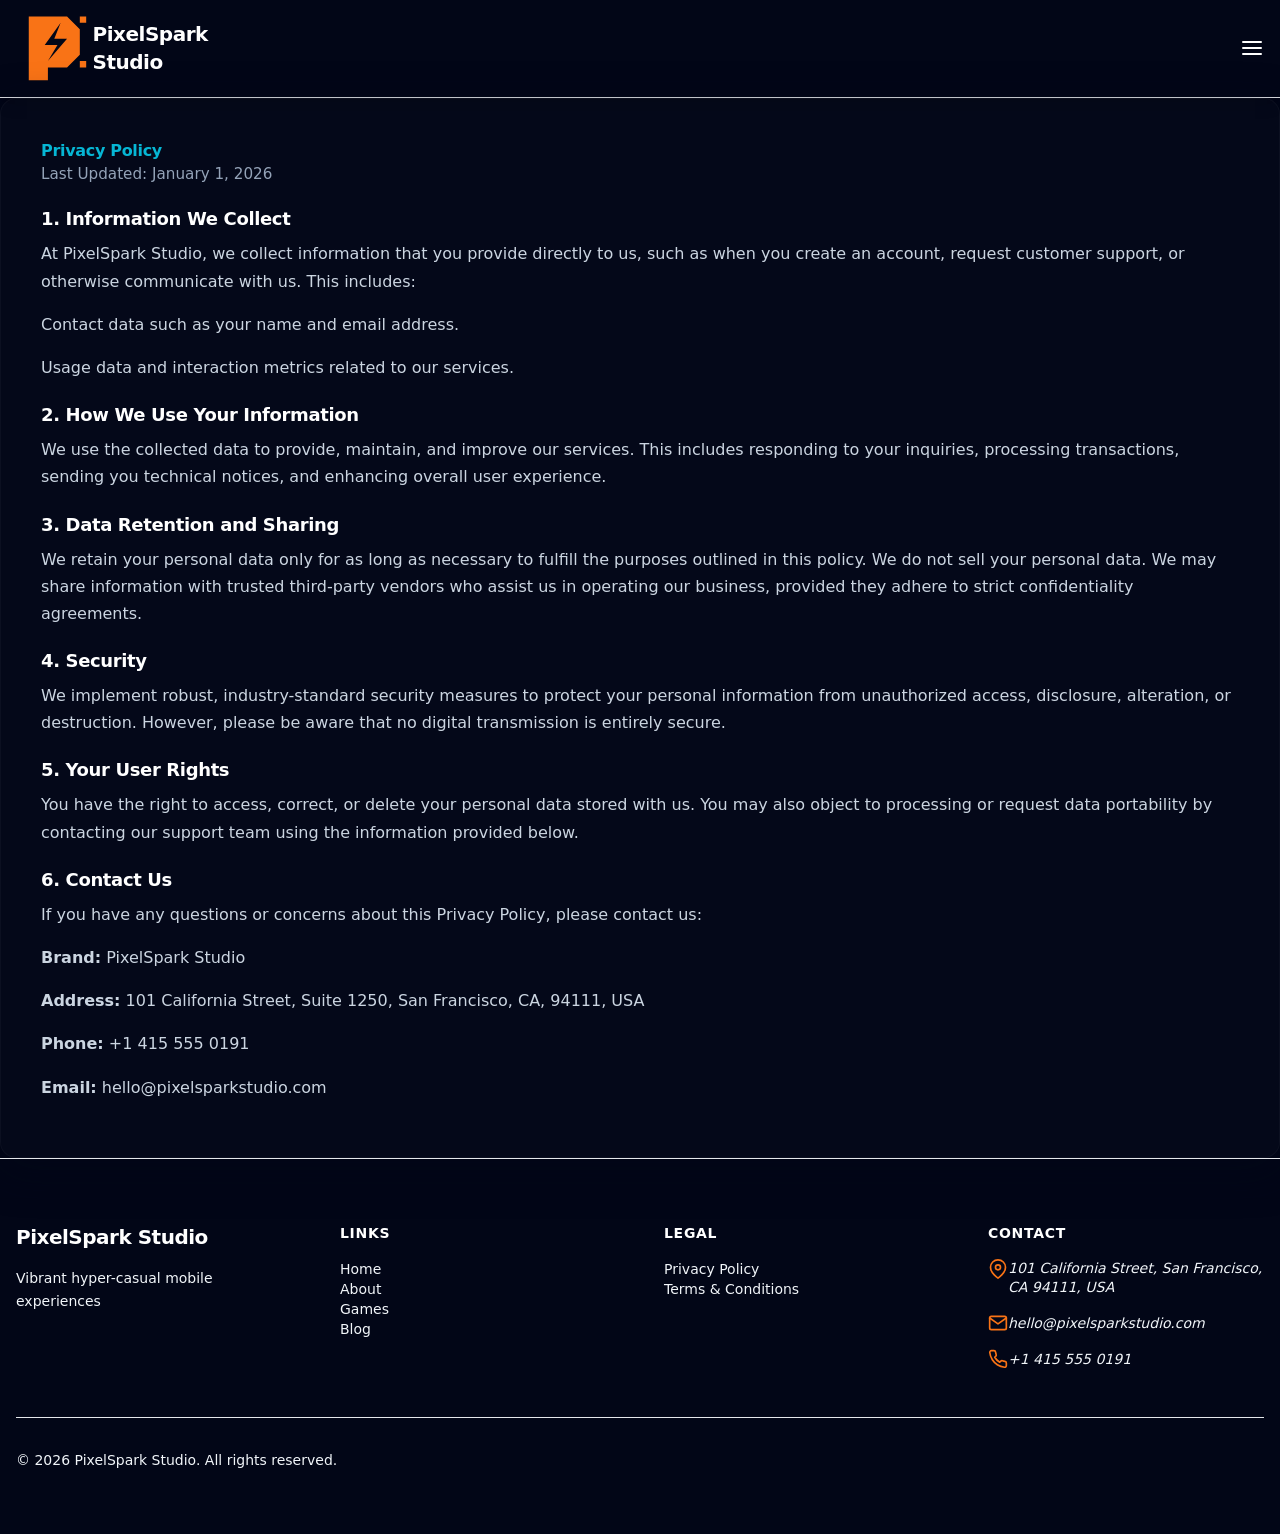
<file: privacy-policy.html>
<!doctype html>
<html data-page="privacy-policy.html" lang="en">
  <head>
    <meta name="robots" content="noindex, follow" />
    <meta charset="UTF-8" />
    <meta name="viewport" content="width=device-width, initial-scale=1.0" />
    <meta
      name="description"
      content="Privacy Policy — PixelSpark Studio. Learn what personal data we collect, how we use and protect it, and your rights regarding your information."
    />
    <title>Privacy Policy - PixelSpark Studio</title>
    <link rel="stylesheet" href="assets/css/tailwind.css" />
    <link rel="stylesheet" href="assets/css/chrome.css" />
    <link rel="icon" href="assets/brand/favicon.svg" type="image/svg+xml" />
  </head>

  <body
    class="bg-slate-950 text-slate-100 font-sans antialiased selection:bg-pink-500 selection:text-white"
  >
    <header class="sticky top-0 z-50 bg-gray-900 text-white shadow-lg border-b border-gray-800">
      <div
        class="container max-w-[1410px] mx-auto px-4 w-full flex items-center justify-between h-20"
      >
        <a
          href="index.html"
          class="flex items-center gap-3 text-orange-500 font-bold text-xl tracking-tight"
        >
          <svg xmlns="http://www.w3.org/2000/svg" viewBox="0 0 24 24" fill="currentColor">
            <path
              fill-rule="evenodd"
              d="M4 2h12l4 4v8l-4 4h-6v4H4V2z M14 4l-5 7h4l-3 5 6-7h-4l2-5z M20 2h2v2h-2z M20 16h2v2h-2z"
              clip-rule="evenodd"
            />
          </svg>
          <span class="text-white">PixelSpark Studio</span>
        </a>
        <nav class="hidden lg:flex items-center gap-8">
          <a href="index.html" class="text-gray-300 hover:text-orange-500 transition-colors"
            >Home</a
          >
          <a href="about.html" class="text-gray-300 hover:text-orange-500 transition-colors"
            >About</a
          >
          <a href="games.html" class="text-gray-300 hover:text-orange-500 transition-colors"
            >Games</a
          >
          <a href="blog.html" class="text-gray-300 hover:text-orange-500 transition-colors">Blog</a>
        </nav>
        <div class="flex items-center gap-4">
          <a
            href="games.html"
            class="hidden md:inline-flex items-center justify-center bg-orange-500 text-white px-6 py-2.5 rounded-2xl hover:bg-orange-600 transition-colors font-medium shadow-md"
            >See Our Games</a
          >
          <button
            id="mobile-menu-btn"
            class="lg:hidden text-gray-300 hover:text-white focus:outline-none p-2"
            aria-label="Open menu"
          >
            <svg
              viewBox="0 0 24 24"
              fill="none"
              stroke="currentColor"
              stroke-width="2"
              stroke-linecap="round"
              stroke-linejoin="round"
              class="w-6 h-6"
            >
              <line x1="3" y1="12" x2="21" y2="12"></line>
              <line x1="3" y1="6" x2="21" y2="6"></line>
              <line x1="3" y1="18" x2="21" y2="18"></line>
            </svg>
          </button>
        </div>
      </div>
      <div id="mobile-menu" class="fixed inset-0 bg-gray-900 z-50 hidden flex-col pt-20 px-6 pb-6">
        <nav class="flex flex-col gap-6 text-center text-xl mt-8">
          <a
            href="index.html"
            class="text-gray-200 hover:text-orange-500 font-medium transition-colors"
            >Home</a
          >
          <a
            href="about.html"
            class="text-gray-200 hover:text-orange-500 font-medium transition-colors"
            >About</a
          >
          <a
            href="games.html"
            class="text-gray-200 hover:text-orange-500 font-medium transition-colors"
            >Games</a
          >
          <a
            href="blog.html"
            class="text-gray-200 hover:text-orange-500 font-medium transition-colors"
            >Blog</a
          >
          <a
            href="games.html"
            class="bg-orange-500 text-white px-6 py-3 rounded-2xl hover:bg-orange-600 transition-colors font-medium mt-6 mx-auto w-full max-w-xs shadow-md"
            >See Our Games</a
          >
        </nav>
      </div>
    </header>
    <main class="fluid-container spacing-tenpt layout-centered">
      <div
        class="card-wrapper shadow-soft rounded-card-lg bg-zebra-neutral p-tenpt container max-w-[1410px] mx-auto px-4 w-full"
      >
        <h1 class="accent-headings text-premium">Privacy Policy</h1>
        <p class="last-updated text-muted">Last Updated: January 1, 2026</p>
        <section class="content-section">
          <h2 class="accent-headings">1. Information We Collect</h2>
          <p>
            At PixelSpark Studio, we collect information that you provide directly to us, such as
            when you create an account, request customer support, or otherwise communicate with us.
            This includes:
          </p>
          <ul>
            <li>Contact data such as your name and email address.</li>
            <li>Usage data and interaction metrics related to our services.</li>
          </ul>
          <h2 class="accent-headings">2. How We Use Your Information</h2>
          <p>
            We use the collected data to provide, maintain, and improve our services. This includes
            responding to your inquiries, processing transactions, sending you technical notices,
            and enhancing overall user experience.
          </p>
          <h2 class="accent-headings">3. Data Retention and Sharing</h2>
          <p>
            We retain your personal data only for as long as necessary to fulfill the purposes
            outlined in this policy. We do not sell your personal data. We may share information
            with trusted third-party vendors who assist us in operating our business, provided they
            adhere to strict confidentiality agreements.
          </p>
          <h2 class="accent-headings">4. Security</h2>
          <p>
            We implement robust, industry-standard security measures to protect your personal
            information from unauthorized access, disclosure, alteration, or destruction. However,
            please be aware that no digital transmission is entirely secure.
          </p>
          <h2 class="accent-headings">5. Your User Rights</h2>
          <p>
            You have the right to access, correct, or delete your personal data stored with us. You
            may also object to processing or request data portability by contacting our support team
            using the information provided below.
          </p>
          <h2 class="accent-headings">6. Contact Us</h2>
          <p>If you have any questions or concerns about this Privacy Policy, please contact us:</p>
          <ul>
            <li><strong>Brand:</strong> PixelSpark Studio</li>
            <li>
              <strong>Address:</strong>
              <a href="https://maps.app.goo.gl/eYA2gBJjRe2C3vfT6" target="_blank" rel="noopener"
                >101 California Street, Suite 1250, San Francisco, CA, 94111, USA</a
              >
            </li>
            <li><strong>Phone:</strong> <a href="tel:+14155550191">+1 415 555 0191</a></li>
            <li>
              <strong>Email:</strong>
              <a href="mailto:hello@pixelsparkstudio.com">hello@pixelsparkstudio.com</a>
            </li>
          </ul>
        </section>
      </div>
    </main>
    <footer class="bg-gray-900 text-gray-400 py-16 border-t border-gray-800">
      <div class="container max-w-[1410px] mx-auto px-4 w-full">
        <div class="grid grid-cols-1 md:grid-cols-2 lg:grid-cols-4 gap-12 mb-12">
          <div class="flex flex-col">
            <span class="text-white font-bold text-xl tracking-tight mb-4">PixelSpark Studio</span>
            <p class="text-sm leading-relaxed mb-6">Vibrant hyper-casual mobile experiences</p>
          </div>
          <div class="flex flex-col">
            <h3 class="text-white font-semibold mb-4 uppercase tracking-wider text-sm">Links</h3>
            <nav class="flex flex-col gap-3">
              <a href="index.html" class="hover:text-orange-500 transition-colors text-sm">Home</a>
              <a href="about.html" class="hover:text-orange-500 transition-colors text-sm">About</a>
              <a href="games.html" class="hover:text-orange-500 transition-colors text-sm">Games</a>
              <a href="blog.html" class="hover:text-orange-500 transition-colors text-sm">Blog</a>
            </nav>
          </div>
          <div class="flex flex-col">
            <h3 class="text-white font-semibold mb-4 uppercase tracking-wider text-sm">Legal</h3>
            <nav class="flex flex-col gap-3">
              <a href="privacy-policy.html" class="hover:text-orange-500 transition-colors text-sm"
                >Privacy Policy</a
              >
              <a
                href="terms-conditions.html"
                class="hover:text-orange-500 transition-colors text-sm"
                >Terms & Conditions</a
              >
            </nav>
          </div>
          <div class="flex flex-col">
            <h3 class="text-white font-semibold mb-4 uppercase tracking-wider text-sm">Contact</h3>
            <address class="not-italic flex flex-col gap-4 text-sm">
              <a
                href="https://maps.app.goo.gl/eYA2gBJjRe2C3vfT6"
                target="_blank"
                rel="noopener"
                class="hover:text-orange-500 transition-colors flex items-start gap-3"
              >
                <svg
                  viewBox="0 0 24 24"
                  fill="none"
                  stroke="currentColor"
                  stroke-width="2"
                  stroke-linecap="round"
                  stroke-linejoin="round"
                  class="w-5 h-5 shrink-0 text-orange-500"
                >
                  <path d="M21 10c0 7-9 13-9 13s-9-6-9-13a9 9 0 0 1 18 0z"></path>
                  <circle cx="12" cy="10" r="3"></circle>
                </svg>
                <span class="leading-snug"
                  >101 California Street, San Francisco, CA 94111, USA</span
                >
              </a>
              <a
                href="mailto:hello@pixelsparkstudio.com"
                target="_blank"
                rel="noopener"
                class="hover:text-orange-500 transition-colors flex items-center gap-3"
              >
                <svg
                  viewBox="0 0 24 24"
                  fill="none"
                  stroke="currentColor"
                  stroke-width="2"
                  stroke-linecap="round"
                  stroke-linejoin="round"
                  class="w-5 h-5 shrink-0 text-orange-500"
                >
                  <path
                    d="M4 4h16c1.1 0 2 .9 2 2v12c0 1.1-.9 2-2 2H4c-1.1 0-2-.9-2-2V6c0-1.1.9-2 2-2z"
                  ></path>
                  <polyline points="22,6 12,13 2,6"></polyline>
                </svg>
                <span>hello@pixelsparkstudio.com</span>
              </a>
              <a
                href="tel:+14155550191"
                target="_blank"
                rel="noopener"
                class="hover:text-orange-500 transition-colors flex items-center gap-3"
              >
                <svg
                  viewBox="0 0 24 24"
                  fill="none"
                  stroke="currentColor"
                  stroke-width="2"
                  stroke-linecap="round"
                  stroke-linejoin="round"
                  class="w-5 h-5 shrink-0 text-orange-500"
                >
                  <path
                    d="M22 16.92v3a2 2 0 0 1-2.18 2 19.79 19.79 0 0 1-8.63-3.07 19.5 19.5 0 0 1-6-6 19.79 19.79 0 0 1-3.07-8.67A2 2 0 0 1 4.11 2h3a2 2 0 0 1 2 1.72 12.84 12.84 0 0 0 .7 2.81 2 2 0 0 1-.45 2.11L8.09 9.91a16 16 0 0 0 6 6l1.27-1.27a2 2 0 0 1 2.11-.45 12.84 12.84 0 0 0 2.81.7A2 2 0 0 1 22 16.92z"
                  ></path>
                </svg>
                <span>+1 415 555 0191</span>
              </a>
            </address>
          </div>
        </div>
        <div
          class="pt-8 border-t border-gray-800 text-sm text-center flex flex-col md:flex-row justify-between items-center gap-4"
        >
          <p>&copy; 2026 PixelSpark Studio. All rights reserved.</p>
        </div>
      </div>
    </footer>

    <script defer src="assets/js/chrome.js"></script>
  </body>
</html>
</file>
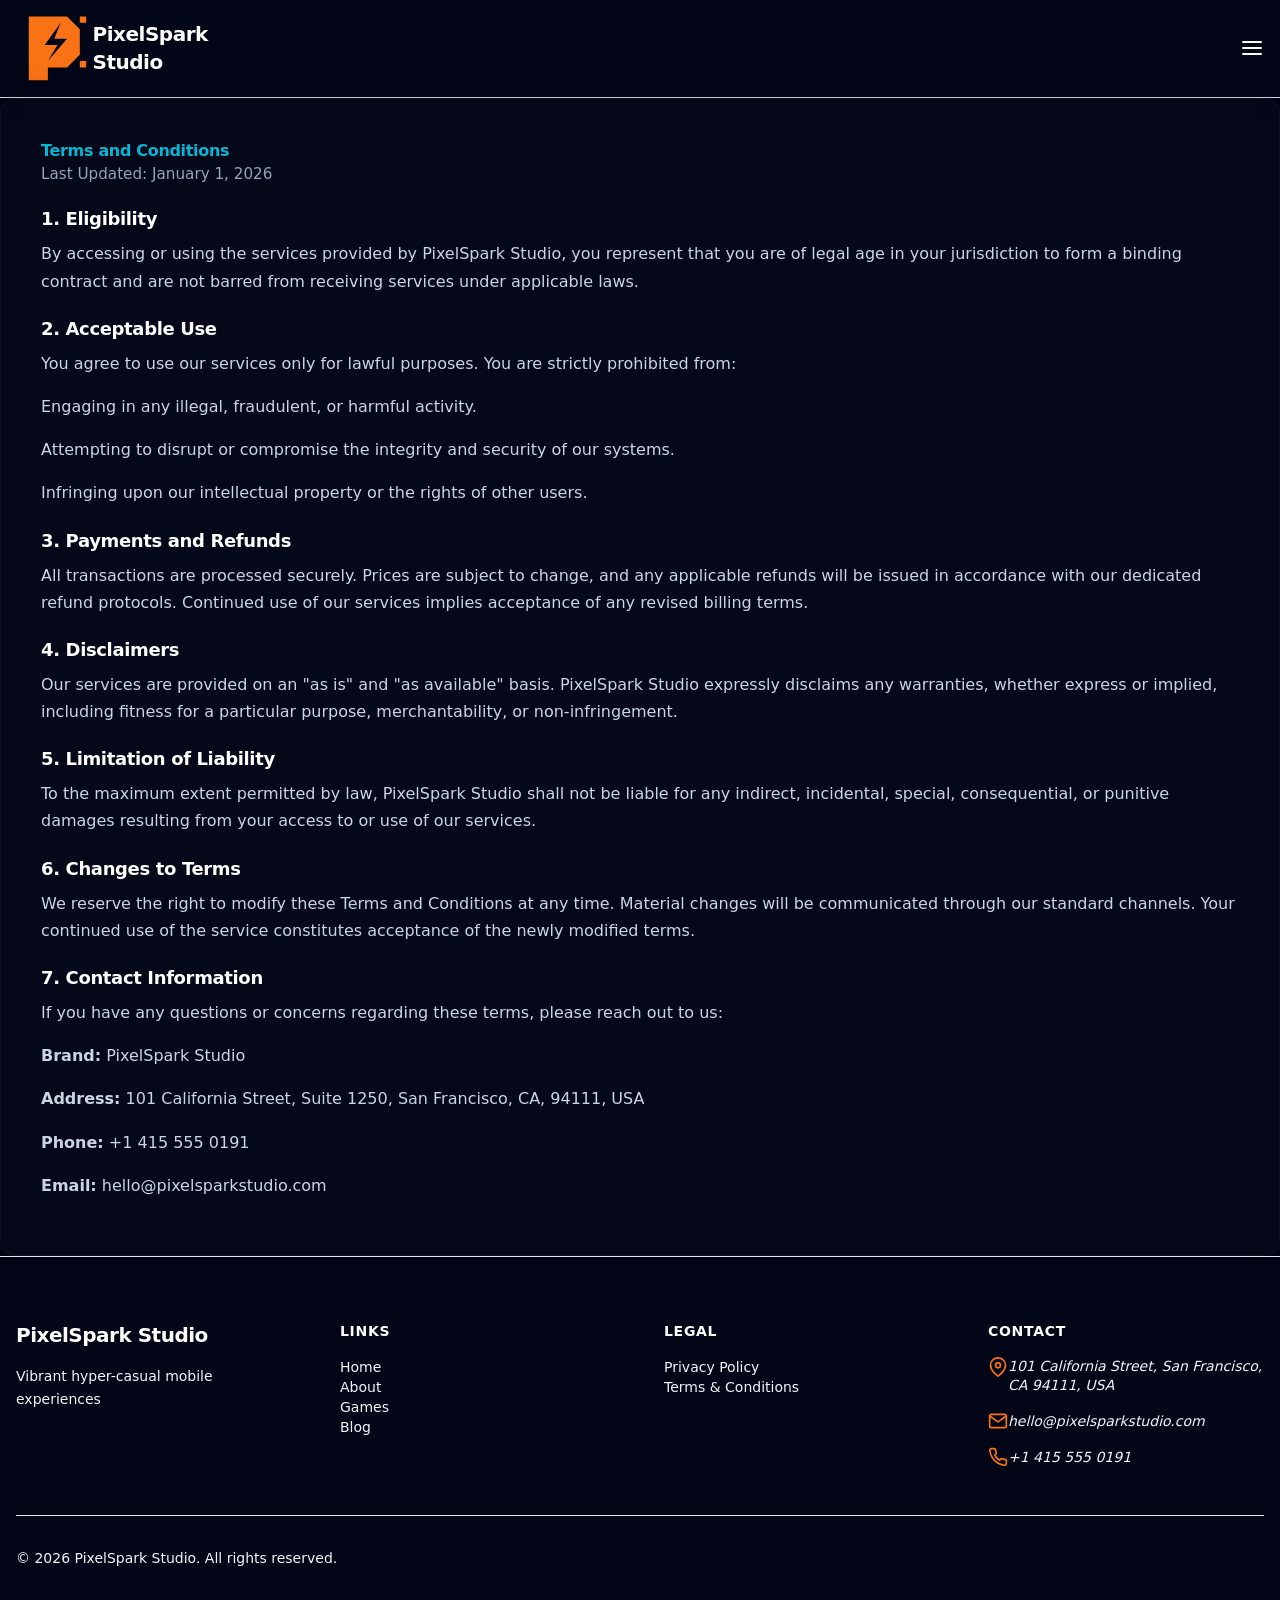
<file: terms-conditions.html>
<!doctype html>
<html data-page="terms-conditions.html" lang="en">
  <head>
    <meta name="robots" content="noindex, follow" />
    <meta charset="UTF-8" />
    <meta name="viewport" content="width=device-width, initial-scale=1.0" />
    <meta
      name="description"
      content="Terms and Conditions — PixelSpark Studio. Read the rules, acceptable use, liability limits, and how changes to terms are handled."
    />
    <title>Terms and Conditions - PixelSpark Studio</title>
    <link rel="stylesheet" href="assets/css/tailwind.css" />
    <link rel="stylesheet" href="assets/css/chrome.css" />
    <link rel="icon" href="assets/brand/favicon.svg" type="image/svg+xml" />
  </head>

  <body
    class="bg-slate-950 text-slate-100 font-sans antialiased selection:bg-pink-500 selection:text-white"
  >
    <header class="sticky top-0 z-50 bg-gray-900 text-white shadow-lg border-b border-gray-800">
      <div
        class="container max-w-[1410px] mx-auto px-4 w-full flex items-center justify-between h-20"
      >
        <a
          href="index.html"
          class="flex items-center gap-3 text-orange-500 font-bold text-xl tracking-tight"
        >
          <svg xmlns="http://www.w3.org/2000/svg" viewBox="0 0 24 24" fill="currentColor">
            <path
              fill-rule="evenodd"
              d="M4 2h12l4 4v8l-4 4h-6v4H4V2z M14 4l-5 7h4l-3 5 6-7h-4l2-5z M20 2h2v2h-2z M20 16h2v2h-2z"
              clip-rule="evenodd"
            />
          </svg>
          <span class="text-white">PixelSpark Studio</span>
        </a>
        <nav class="hidden lg:flex items-center gap-8">
          <a href="index.html" class="text-gray-300 hover:text-orange-500 transition-colors"
            >Home</a
          >
          <a href="about.html" class="text-gray-300 hover:text-orange-500 transition-colors"
            >About</a
          >
          <a href="games.html" class="text-gray-300 hover:text-orange-500 transition-colors"
            >Games</a
          >
          <a href="blog.html" class="text-gray-300 hover:text-orange-500 transition-colors">Blog</a>
        </nav>
        <div class="flex items-center gap-4">
          <a
            href="games.html"
            class="hidden md:inline-flex items-center justify-center bg-orange-500 text-white px-6 py-2.5 rounded-2xl hover:bg-orange-600 transition-colors font-medium shadow-md"
            >See Our Games</a
          >
          <button
            id="mobile-menu-btn"
            class="lg:hidden text-gray-300 hover:text-white focus:outline-none p-2"
            aria-label="Open menu"
          >
            <svg
              viewBox="0 0 24 24"
              fill="none"
              stroke="currentColor"
              stroke-width="2"
              stroke-linecap="round"
              stroke-linejoin="round"
              class="w-6 h-6"
            >
              <line x1="3" y1="12" x2="21" y2="12"></line>
              <line x1="3" y1="6" x2="21" y2="6"></line>
              <line x1="3" y1="18" x2="21" y2="18"></line>
            </svg>
          </button>
        </div>
      </div>
      <div id="mobile-menu" class="fixed inset-0 bg-gray-900 z-50 hidden flex-col pt-20 px-6 pb-6">
        <nav class="flex flex-col gap-6 text-center text-xl mt-8">
          <a
            href="index.html"
            class="text-gray-200 hover:text-orange-500 font-medium transition-colors"
            >Home</a
          >
          <a
            href="about.html"
            class="text-gray-200 hover:text-orange-500 font-medium transition-colors"
            >About</a
          >
          <a
            href="games.html"
            class="text-gray-200 hover:text-orange-500 font-medium transition-colors"
            >Games</a
          >
          <a
            href="blog.html"
            class="text-gray-200 hover:text-orange-500 font-medium transition-colors"
            >Blog</a
          >
          <a
            href="games.html"
            class="bg-orange-500 text-white px-6 py-3 rounded-2xl hover:bg-orange-600 transition-colors font-medium mt-6 mx-auto w-full max-w-xs shadow-md"
            >See Our Games</a
          >
        </nav>
      </div>
    </header>
    <main class="fluid-container spacing-tenpt layout-centered">
      <div
        class="card-wrapper shadow-soft rounded-card-lg bg-zebra-neutral p-tenpt container max-w-[1410px] mx-auto px-4 w-full"
      >
        <h1 class="accent-headings text-premium">Terms and Conditions</h1>
        <p class="last-updated text-muted">Last Updated: January 1, 2026</p>
        <section class="content-section">
          <h2 class="accent-headings">1. Eligibility</h2>
          <p>
            By accessing or using the services provided by PixelSpark Studio, you represent that you
            are of legal age in your jurisdiction to form a binding contract and are not barred from
            receiving services under applicable laws.
          </p>
          <h2 class="accent-headings">2. Acceptable Use</h2>
          <p>
            You agree to use our services only for lawful purposes. You are strictly prohibited
            from:
          </p>
          <ul>
            <li>Engaging in any illegal, fraudulent, or harmful activity.</li>
            <li>Attempting to disrupt or compromise the integrity and security of our systems.</li>
            <li>Infringing upon our intellectual property or the rights of other users.</li>
          </ul>
          <h2 class="accent-headings">3. Payments and Refunds</h2>
          <p>
            All transactions are processed securely. Prices are subject to change, and any
            applicable refunds will be issued in accordance with our dedicated refund protocols.
            Continued use of our services implies acceptance of any revised billing terms.
          </p>
          <h2 class="accent-headings">4. Disclaimers</h2>
          <p>
            Our services are provided on an "as is" and "as available" basis. PixelSpark Studio
            expressly disclaims any warranties, whether express or implied, including fitness for a
            particular purpose, merchantability, or non-infringement.
          </p>
          <h2 class="accent-headings">5. Limitation of Liability</h2>
          <p>
            To the maximum extent permitted by law, PixelSpark Studio shall not be liable for any
            indirect, incidental, special, consequential, or punitive damages resulting from your
            access to or use of our services.
          </p>
          <h2 class="accent-headings">6. Changes to Terms</h2>
          <p>
            We reserve the right to modify these Terms and Conditions at any time. Material changes
            will be communicated through our standard channels. Your continued use of the service
            constitutes acceptance of the newly modified terms.
          </p>
          <h2 class="accent-headings">7. Contact Information</h2>
          <p>
            If you have any questions or concerns regarding these terms, please reach out to us:
          </p>
          <ul>
            <li><strong>Brand:</strong> PixelSpark Studio</li>
            <li>
              <strong>Address:</strong>
              <a href="https://maps.app.goo.gl/eYA2gBJjRe2C3vfT6" target="_blank" rel="noopener"
                >101 California Street, Suite 1250, San Francisco, CA, 94111, USA</a
              >
            </li>
            <li><strong>Phone:</strong> <a href="tel:+14155550191">+1 415 555 0191</a></li>
            <li>
              <strong>Email:</strong>
              <a href="mailto:hello@pixelsparkstudio.com">hello@pixelsparkstudio.com</a>
            </li>
          </ul>
        </section>
      </div>
    </main>
    <footer class="bg-gray-900 text-gray-400 py-16 border-t border-gray-800">
      <div class="container max-w-[1410px] mx-auto px-4 w-full">
        <div class="grid grid-cols-1 md:grid-cols-2 lg:grid-cols-4 gap-12 mb-12">
          <div class="flex flex-col">
            <span class="text-white font-bold text-xl tracking-tight mb-4">PixelSpark Studio</span>
            <p class="text-sm leading-relaxed mb-6">Vibrant hyper-casual mobile experiences</p>
          </div>
          <div class="flex flex-col">
            <h3 class="text-white font-semibold mb-4 uppercase tracking-wider text-sm">Links</h3>
            <nav class="flex flex-col gap-3">
              <a href="index.html" class="hover:text-orange-500 transition-colors text-sm">Home</a>
              <a href="about.html" class="hover:text-orange-500 transition-colors text-sm">About</a>
              <a href="games.html" class="hover:text-orange-500 transition-colors text-sm">Games</a>
              <a href="blog.html" class="hover:text-orange-500 transition-colors text-sm">Blog</a>
            </nav>
          </div>
          <div class="flex flex-col">
            <h3 class="text-white font-semibold mb-4 uppercase tracking-wider text-sm">Legal</h3>
            <nav class="flex flex-col gap-3">
              <a href="privacy-policy.html" class="hover:text-orange-500 transition-colors text-sm"
                >Privacy Policy</a
              >
              <a
                href="terms-conditions.html"
                class="hover:text-orange-500 transition-colors text-sm"
                >Terms & Conditions</a
              >
            </nav>
          </div>
          <div class="flex flex-col">
            <h3 class="text-white font-semibold mb-4 uppercase tracking-wider text-sm">Contact</h3>
            <address class="not-italic flex flex-col gap-4 text-sm">
              <a
                href="https://maps.app.goo.gl/eYA2gBJjRe2C3vfT6"
                target="_blank"
                rel="noopener"
                class="hover:text-orange-500 transition-colors flex items-start gap-3"
              >
                <svg
                  viewBox="0 0 24 24"
                  fill="none"
                  stroke="currentColor"
                  stroke-width="2"
                  stroke-linecap="round"
                  stroke-linejoin="round"
                  class="w-5 h-5 shrink-0 text-orange-500"
                >
                  <path d="M21 10c0 7-9 13-9 13s-9-6-9-13a9 9 0 0 1 18 0z"></path>
                  <circle cx="12" cy="10" r="3"></circle>
                </svg>
                <span class="leading-snug"
                  >101 California Street, San Francisco, CA 94111, USA</span
                >
              </a>
              <a
                href="mailto:hello@pixelsparkstudio.com"
                target="_blank"
                rel="noopener"
                class="hover:text-orange-500 transition-colors flex items-center gap-3"
              >
                <svg
                  viewBox="0 0 24 24"
                  fill="none"
                  stroke="currentColor"
                  stroke-width="2"
                  stroke-linecap="round"
                  stroke-linejoin="round"
                  class="w-5 h-5 shrink-0 text-orange-500"
                >
                  <path
                    d="M4 4h16c1.1 0 2 .9 2 2v12c0 1.1-.9 2-2 2H4c-1.1 0-2-.9-2-2V6c0-1.1.9-2 2-2z"
                  ></path>
                  <polyline points="22,6 12,13 2,6"></polyline>
                </svg>
                <span>hello@pixelsparkstudio.com</span>
              </a>
              <a
                href="tel:+14155550191"
                target="_blank"
                rel="noopener"
                class="hover:text-orange-500 transition-colors flex items-center gap-3"
              >
                <svg
                  viewBox="0 0 24 24"
                  fill="none"
                  stroke="currentColor"
                  stroke-width="2"
                  stroke-linecap="round"
                  stroke-linejoin="round"
                  class="w-5 h-5 shrink-0 text-orange-500"
                >
                  <path
                    d="M22 16.92v3a2 2 0 0 1-2.18 2 19.79 19.79 0 0 1-8.63-3.07 19.5 19.5 0 0 1-6-6 19.79 19.79 0 0 1-3.07-8.67A2 2 0 0 1 4.11 2h3a2 2 0 0 1 2 1.72 12.84 12.84 0 0 0 .7 2.81 2 2 0 0 1-.45 2.11L8.09 9.91a16 16 0 0 0 6 6l1.27-1.27a2 2 0 0 1 2.11-.45 12.84 12.84 0 0 0 2.81.7A2 2 0 0 1 22 16.92z"
                  ></path>
                </svg>
                <span>+1 415 555 0191</span>
              </a>
            </address>
          </div>
        </div>
        <div
          class="pt-8 border-t border-gray-800 text-sm text-center flex flex-col md:flex-row justify-between items-center gap-4"
        >
          <p>&copy; 2026 PixelSpark Studio. All rights reserved.</p>
        </div>
      </div>
    </footer>

    <script defer src="assets/js/chrome.js"></script>
  </body>
</html>
</file>
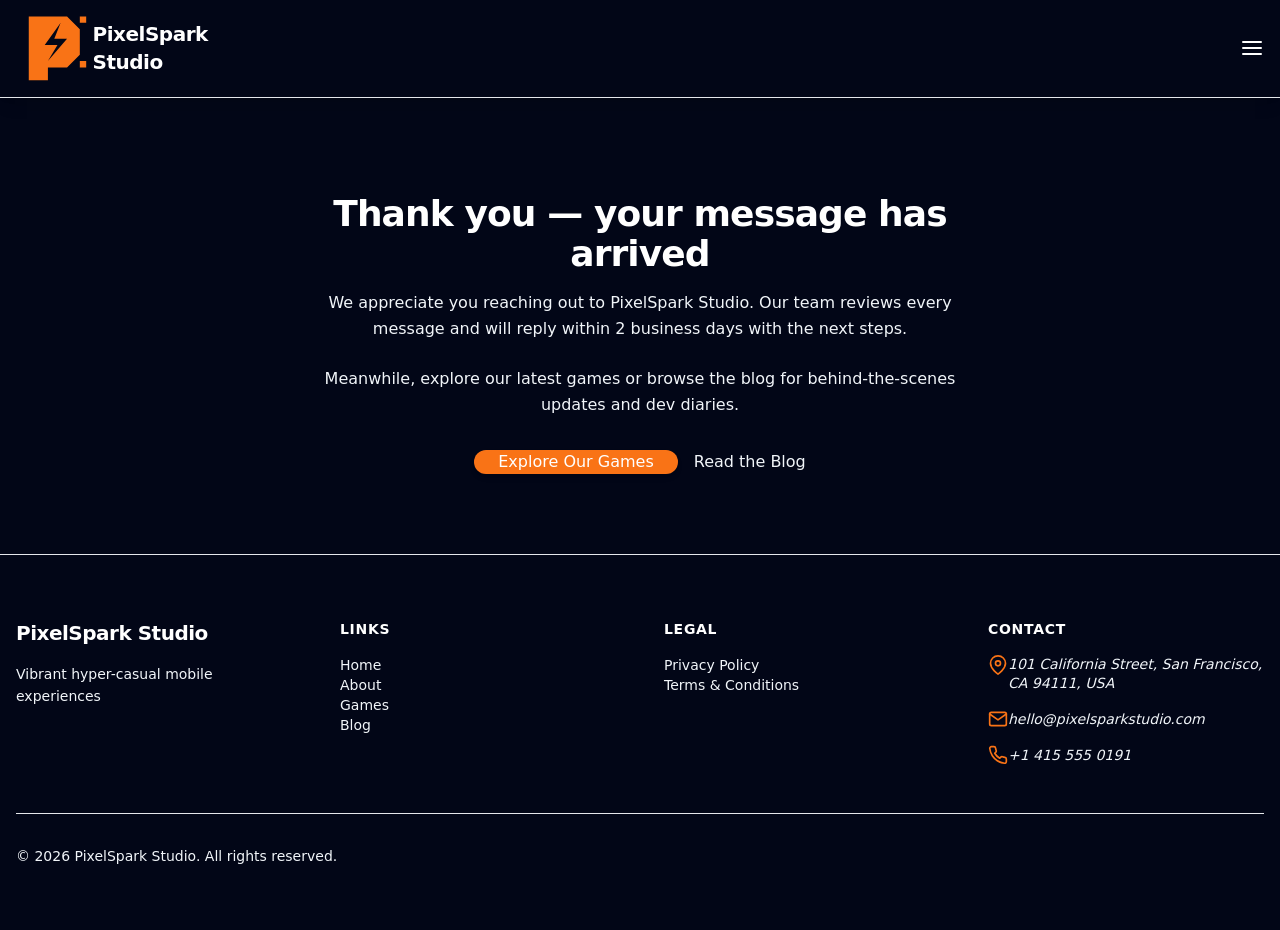
<file: thanks.html>
<!doctype html>
<html data-page="thanks.html" lang="en">
  <head>
    <meta name="robots" content="noindex, follow" />
    <meta charset="UTF-8" />
    <meta name="viewport" content="width=device-width, initial-scale=1.0" />
    <meta
      name="description"
      content="Thank you — PixelSpark Studio has received your message. We'll review it and respond within 2 business days. Explore our games or read the blog while you wait."
    />
    <title>Thank You - PixelSpark Studio</title>
    <link rel="stylesheet" href="assets/css/tailwind.css" />
    <link rel="stylesheet" href="assets/css/chrome.css" />
    <link rel="icon" href="assets/brand/favicon.svg" type="image/svg+xml" />
  </head>

  <body
    class="min-h-screen flex flex-col bg-slate-950 text-slate-100 font-sans antialiased selection:bg-pink-500 selection:text-white"
  >
    <header class="sticky top-0 z-50 bg-gray-900 text-white shadow-lg border-b border-gray-800">
      <div
        class="container max-w-[1410px] mx-auto px-4 w-full flex items-center justify-between h-20"
      >
        <a
          href="index.html"
          class="flex items-center gap-3 text-orange-500 font-bold text-xl tracking-tight"
        >
          <svg xmlns="http://www.w3.org/2000/svg" viewBox="0 0 24 24" fill="currentColor">
            <path
              fill-rule="evenodd"
              d="M4 2h12l4 4v8l-4 4h-6v4H4V2z M14 4l-5 7h4l-3 5 6-7h-4l2-5z M20 2h2v2h-2z M20 16h2v2h-2z"
              clip-rule="evenodd"
            />
          </svg>
          <span class="text-white">PixelSpark Studio</span>
        </a>
        <nav class="hidden lg:flex items-center gap-8">
          <a href="index.html" class="text-gray-300 hover:text-orange-500 transition-colors"
            >Home</a
          >
          <a href="about.html" class="text-gray-300 hover:text-orange-500 transition-colors"
            >About</a
          >
          <a href="games.html" class="text-gray-300 hover:text-orange-500 transition-colors"
            >Games</a
          >
          <a href="blog.html" class="text-gray-300 hover:text-orange-500 transition-colors">Blog</a>
        </nav>
        <div class="flex items-center gap-4">
          <a
            href="games.html"
            class="hidden md:inline-flex items-center justify-center bg-orange-500 text-white px-6 py-2.5 rounded-2xl hover:bg-orange-600 transition-colors font-medium shadow-md"
            >See Our Games</a
          >
          <button
            id="mobile-menu-btn"
            class="lg:hidden text-gray-300 hover:text-white focus:outline-none p-2"
            aria-label="Toggle menu"
            aria-expanded="false"
          >
            <!-- Menu (hamburger) -->
            <svg
              id="menu-open-icon"
              viewBox="0 0 24 24"
              fill="none"
              stroke="currentColor"
              stroke-width="2"
              stroke-linecap="round"
              stroke-linejoin="round"
              class="w-6 h-6"
            >
              <line x1="3" y1="12" x2="21" y2="12"></line>
              <line x1="3" y1="6" x2="21" y2="6"></line>
              <line x1="3" y1="18" x2="21" y2="18"></line>
            </svg>
            <!-- Close (X) -->
            <svg
              id="menu-close-icon"
              viewBox="0 0 24 24"
              fill="none"
              stroke="currentColor"
              stroke-width="2"
              stroke-linecap="round"
              stroke-linejoin="round"
              class="w-6 h-6 hidden"
            >
              <line x1="18" y1="6" x2="6" y2="18"></line>
              <line x1="6" y1="6" x2="18" y2="18"></line>
            </svg>
          </button>
        </div>
      </div>
      <div id="mobile-menu" class="fixed inset-0 bg-gray-900 z-50 hidden flex-col pt-20 px-6 pb-6">
        <nav class="flex flex-col gap-6 text-center text-xl mt-8">
          <a
            href="index.html"
            class="text-gray-200 hover:text-orange-500 font-medium transition-colors"
            >Home</a
          >
          <a
            href="about.html"
            class="text-gray-200 hover:text-orange-500 font-medium transition-colors"
            >About</a
          >
          <a
            href="games.html"
            class="text-gray-200 hover:text-orange-500 font-medium transition-colors"
            >Games</a
          >
          <a
            href="blog.html"
            class="text-gray-200 hover:text-orange-500 font-medium transition-colors"
            >Blog</a
          >
          <a
            href="games.html"
            class="bg-orange-500 text-white px-6 py-3 rounded-2xl hover:bg-orange-600 transition-colors font-medium mt-6 mx-auto w-full max-w-xs shadow-md"
            >See Our Games</a
          >
        </nav>
      </div>
    </header>
    <main class="fluid-container spacing-tenpt layout-centered flex-1">
      <div class="container max-w-[1410px] mx-auto px-4 w-full pt-24 pb-20">
        <div class="max-w-2xl mx-auto text-center">
          <h1 class="text-white font-extrabold text-4xl mb-4 tracking-tight">
            Thank you — your message has arrived
          </h1>
          <p class="text-gray-300 leading-relaxed mb-6">
            We appreciate you reaching out to PixelSpark Studio. Our team reviews every message and
            will reply within 2 business days with the next steps.
          </p>
          <p class="text-gray-400 leading-relaxed mb-8">
            Meanwhile, explore our latest games or browse the blog for behind-the-scenes updates and
            dev diaries.
          </p>
          <div class="flex items-center justify-center gap-4">
            <a
              href="games.html"
              class="bg-orange-500 text-white px-6 py-2.5 rounded-2xl hover:bg-orange-600 transition-colors font-medium shadow-md"
              >Explore Our Games</a
            >
            <a
              href="blog.html"
              class="text-gray-300 hover:text-orange-500 transition-colors font-medium"
              >Read the Blog</a
            >
          </div>
        </div>
      </div>
    </main>
    <footer class="bg-gray-900 text-gray-400 py-16 border-t border-gray-800">
      <div class="container max-w-[1410px] mx-auto px-4 w-full">
        <div class="grid grid-cols-1 md:grid-cols-2 lg:grid-cols-4 gap-12 mb-12">
          <div class="flex flex-col">
            <span class="text-white font-bold text-xl tracking-tight mb-4">PixelSpark Studio</span>
            <p class="text-sm leading-relaxed mb-6">Vibrant hyper-casual mobile experiences</p>
          </div>
          <div class="flex flex-col">
            <h3 class="text-white font-semibold mb-4 uppercase tracking-wider text-sm">Links</h3>
            <nav class="flex flex-col gap-3">
              <a href="index.html" class="hover:text-orange-500 transition-colors text-sm">Home</a>
              <a href="about.html" class="hover:text-orange-500 transition-colors text-sm">About</a>
              <a href="games.html" class="hover:text-orange-500 transition-colors text-sm">Games</a>
              <a href="blog.html" class="hover:text-orange-500 transition-colors text-sm">Blog</a>
            </nav>
          </div>
          <div class="flex flex-col">
            <h3 class="text-white font-semibold mb-4 uppercase tracking-wider text-sm">Legal</h3>
            <nav class="flex flex-col gap-3">
              <a href="privacy-policy.html" class="hover:text-orange-500 transition-colors text-sm"
                >Privacy Policy</a
              >
              <a
                href="terms-conditions.html"
                class="hover:text-orange-500 transition-colors text-sm"
                >Terms & Conditions</a
              >
            </nav>
          </div>
          <div class="flex flex-col">
            <h3 class="text-white font-semibold mb-4 uppercase tracking-wider text-sm">Contact</h3>
            <address class="not-italic flex flex-col gap-4 text-sm">
              <a
                href="https://maps.app.goo.gl/eYA2gBJjRe2C3vfT6"
                target="_blank"
                rel="noopener"
                class="hover:text-orange-500 transition-colors flex items-start gap-3"
              >
                <svg
                  viewBox="0 0 24 24"
                  fill="none"
                  stroke="currentColor"
                  stroke-width="2"
                  stroke-linecap="round"
                  stroke-linejoin="round"
                  class="w-5 h-5 shrink-0 text-orange-500"
                >
                  <path d="M21 10c0 7-9 13-9 13s-9-6-9-13a9 9 0 0 1 18 0z"></path>
                  <circle cx="12" cy="10" r="3"></circle>
                </svg>
                <span class="leading-snug"
                  >101 California Street, San Francisco, CA 94111, USA</span
                >
              </a>
              <a
                href="mailto:hello@pixelsparkstudio.com"
                target="_blank"
                rel="noopener"
                class="hover:text-orange-500 transition-colors flex items-center gap-3"
              >
                <svg
                  viewBox="0 0 24 24"
                  fill="none"
                  stroke="currentColor"
                  stroke-width="2"
                  stroke-linecap="round"
                  stroke-linejoin="round"
                  class="w-5 h-5 shrink-0 text-orange-500"
                >
                  <path
                    d="M4 4h16c1.1 0 2 .9 2 2v12c0 1.1-.9 2-2 2H4c-1.1 0-2-.9-2-2V6c0-1.1.9-2 2-2z"
                  ></path>
                  <polyline points="22,6 12,13 2,6"></polyline>
                </svg>
                <span>hello@pixelsparkstudio.com</span>
              </a>
              <a
                href="tel:+14155550191"
                target="_blank"
                rel="noopener"
                class="hover:text-orange-500 transition-colors flex items-center gap-3"
              >
                <svg
                  viewBox="0 0 24 24"
                  fill="none"
                  stroke="currentColor"
                  stroke-width="2"
                  stroke-linecap="round"
                  stroke-linejoin="round"
                  class="w-5 h-5 shrink-0 text-orange-500"
                >
                  <path
                    d="M22 16.92v3a2 2 0 0 1-2.18 2 19.79 19.79 0 0 1-8.63-3.07 19.5 19.5 0 0 1-6-6 19.79 19.79 0 0 1-3.07-8.67A2 2 0 0 1 4.11 2h3a2 2 0 0 1 2 1.72 12.84 12.84 0 0 0 .7 2.81 2 2 0 0 1-.45 2.11L8.09 9.91a16 16 0 0 0 6 6l1.27-1.27a2 2 0 0 1 2.11-.45 12.84 12.84 0 0 0 2.81.7A2 2 0 0 1 22 16.92z"
                  ></path>
                </svg>
                <span>+1 415 555 0191</span>
              </a>
            </address>
          </div>
        </div>
        <div
          class="pt-8 border-t border-gray-800 text-sm text-center flex flex-col md:flex-row justify-between items-center gap-4"
        >
          <p>&copy; 2026 PixelSpark Studio. All rights reserved.</p>
        </div>
      </div>
    </footer>

    <script defer src="assets/js/chrome.js"></script>
  </body>
</html>
</file>
<file: assets/css/chrome.css>
html {
  scroll-behavior: smooth;
  font-family: system-ui, -apple-system, sans-serif;
}

/* footer extras */
.footer__extras {
  margin-top: 16px;
}

.footer__extrasInner {
  display: flex;
  flex-wrap: wrap;
  gap: 12px;
  align-items: flex-start;
  justify-content: space-between;
}

.footer__social {
  display: flex;
  gap: 10px;
  align-items: center;
}

.footer-social {
  display: inline-flex;
  gap: 8px;
  align-items: center;
  text-decoration: none;
}

.footer-social__icon {
  display: block;
}

.footer__poemWrap {
  max-width: 520px;
}

.footer-poem {
  opacity: 0.9;
  font-size: 0.95em;
  line-height: 1.35;
}

/* --- injected by logo step --- */
.brand {
  display: inline-flex;
  align-items: center;
  gap: 10px
}

.brand-logo {
  width: 28px;
  height: 28px;
  display: inline-block;
  flex: 0 0 auto
}

.brand-logo * {
  vector-effect: non-scaling-stroke
}

/* --- /injected by logo step --- */
body {
  min-height: 100vh;
  display: flex;
  flex-direction: column;
  justify-content: space-between;
}

main {
  flex: 1;
}

.py-16 {
  padding-top: 4rem;
  padding-bottom: 4rem;
}

.pt-4 {
  padding-top: 1rem;
}

.pb-20 {
  padding-bottom: 5rem;
}

.pt-8 {
  padding-top: 2rem;
}

header {
  padding-top: 10px;
  padding-bottom: 10px;
}

/* Responsive order utilities (for projects not using Tailwind build) */
@media (min-width: 1024px) {

  /* lg:order-1 -> order: 1 on large screens */
  .lg\:order-1 {
    order: 1;
  }

  /* lg:order-2 -> order: 2 on large screens */
  .lg\:order-2 {
    order: 2;
  }
}

/* --- Policy / Terms specific utilities --- */
.card-wrapper {
  width: 100%;
  background-color: rgba(255,255,255,0.02);
  border: 1px solid rgba(255,255,255,0.03);
  padding: 1.5rem;
}

.rounded-card-lg {
  border-radius: 1rem;
}

.shadow-soft {
  box-shadow: 0 12px 40px rgba(2,6,23,0.6);
}

.bg-zebra-neutral {
  background-color: rgba(255,255,255,0.01);
}

.p-tenpt {
  padding: 2.5rem;
}

.accent-headings {
  color: #e6eef6;
  font-weight: 800;
  letter-spacing: -0.02em;
}

.text-premium {
  color: #06b6d4; /* cyan accent */
}

.last-updated,
.text-muted {
  color: #94a3b8;
  font-size: 0.95rem;
}

.content-section {
  margin-top: 1rem;
  color: #cbd5e1;
}

.content-section h2 {
  margin-top: 1.25rem;
  margin-bottom: 0.5rem;
  font-size: 1.125rem;
  color: #ffffff;
}

.content-section p,
.content-section li {
  line-height: 1.7;
  margin-bottom: 1rem;
  color: #cbd5e1;
}

.text-muted small {
  color: #94a3b8;
}
</file>
